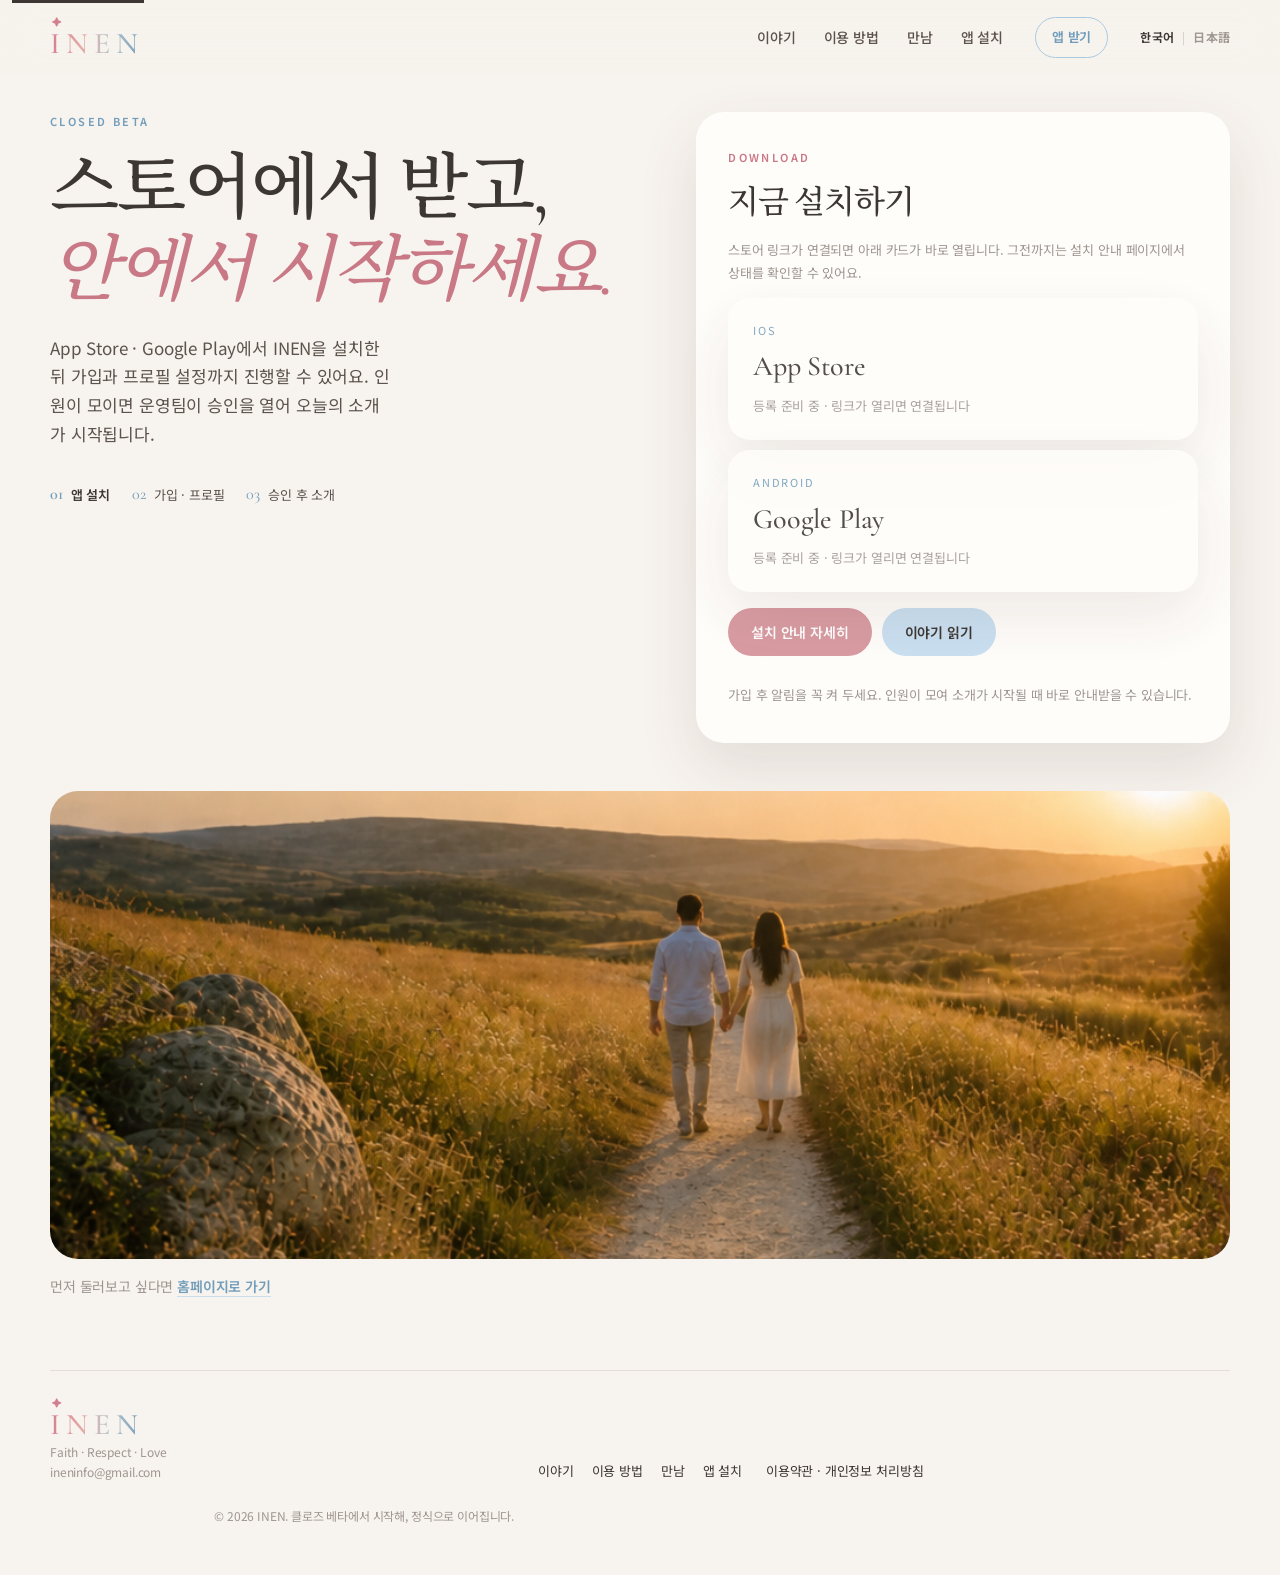
<file: index.html>
<!DOCTYPE html>
<html lang="ko">
  <head>
    <meta charset="UTF-8" />
    <meta name="viewport" content="width=device-width, initial-scale=1, viewport-fit=cover" />
    <title>INEN — 앱 설치 · 클로즈 베타</title>
    <meta
      name="description"
      content="INEN 클로즈 베타. App Store · Google Play에서 설치하고, 가입·프로필 설정 후 승인되면 소개가 시작됩니다."
    />
    <meta name="theme-color" content="#f7f3ee" />
    <meta property="og:title" content="INEN — 앱 설치 · 클로즈 베타" />
    <meta property="og:description" content="하루 한 사람. 믿음 안에서 만나고, 열매를 맺은 뒤 떠납니다." />
    <meta property="og:image" content="images/splash-field.png" />
    <link rel="icon" type="image/png" href="images/favicon.png?v=2" />
    <link rel="apple-touch-icon" href="images/apple-touch-icon.png" />
    <link rel="alternate" hreflang="ko" href="index.html" />
    <link rel="alternate" hreflang="ja" href="ja/index.html" />
    <link rel="preconnect" href="https://fonts.googleapis.com" />
    <link rel="preconnect" href="https://fonts.gstatic.com" crossorigin />
    <link
      href="https://fonts.googleapis.com/css2?family=Cormorant+Garamond:ital,wght@0,500;0,600;0,700;1,500;1,600&family=Manrope:wght@400;500;600;700&family=Noto+Sans+KR:wght@300;400;500;600&family=Noto+Serif+KR:wght@500;600;700&display=swap"
      rel="stylesheet"
    />
    <link rel="stylesheet" href="styles.css" />
  </head>
  <body class="page-landing">
    <a class="skip" href="#stores">설치로 건너뛰기</a>

    <header class="nav" id="nav">
      <div class="nav-inner">
        <a class="wordmark" href="home.html#top" aria-label="INEN 홈">INEN</a>
        <nav class="nav-links" id="nav-links" aria-label="주요 메뉴">
          <a href="home.html#story">이야기</a>
          <a href="home.html#how">이용 방법</a>
          <a href="home.html#voices">만남</a>
          <a href="install.html">앱 설치</a>
        </nav>
        <a class="nav-cta" href="#stores">앱 받기</a>
        <nav class="nav-lang" aria-label="언어">
          <a href="index.html" hreflang="ko" lang="ko" aria-current="true">한국어</a>
          <span aria-hidden="true">|</span>
          <a href="ja/index.html" hreflang="ja" lang="ja">日本語</a>
        </nav>
        <button class="menu" id="menu" type="button" aria-label="메뉴 열기" aria-expanded="false" aria-controls="nav-links">
          <span></span><span></span>
        </button>
      </div>
    </header>

    <main>
      <section class="gate">
        <div class="gate-copy">
          <p class="kicker kicker-sky">Closed beta</p>

          <h1>
            스토어에서 받고,<br />
            <em>안에서 시작하세요.</em>
          </h1>

          <p class="lede">
            App Store · Google Play에서 INEN을 설치한 뒤 가입과 프로필 설정까지 진행할 수 있어요.
            인원이 모이면 운영팀이 승인을 열어 오늘의 소개가 시작됩니다.
          </p>

          <ol class="path" aria-label="참여 순서">
            <li class="is-now"><span>01</span>앱 설치</li>
            <li><span>02</span>가입 · 프로필</li>
            <li><span>03</span>승인 후 소개</li>
          </ol>
        </div>

        <div class="gate-card" id="stores">
          <p class="kicker">Download</p>
          <h2>지금 설치하기</h2>
          <p class="fine" style="margin-bottom: 14px">
            스토어 링크가 연결되면 아래 카드가 바로 열립니다. 그전까지는 설치 안내 페이지에서 상태를 확인할 수 있어요.
          </p>
          <div class="store-board" style="gap: 10px">
            <a class="store-card is-soon" data-store="ios" href="#">
              <span class="store-os">iOS</span>
              <strong>App Store</strong>
              <small data-store-soon>등록 준비 중 · 링크가 열리면 연결됩니다</small>
              <small data-store-ready hidden>탭해서 설치하기</small>
            </a>
            <a class="store-card is-soon" data-store="android" href="#">
              <span class="store-os">Android</span>
              <strong>Google Play</strong>
              <small data-store-soon>등록 준비 중 · 링크가 열리면 연결됩니다</small>
              <small data-store-ready hidden>탭해서 설치하기</small>
            </a>
          </div>
          <div class="hero-actions" style="margin-top: 16px">
            <a class="btn btn-fill" href="install.html">설치 안내 자세히</a>
            <a class="btn btn-sky" href="home.html">이야기 읽기</a>
          </div>
          <p class="fine" style="margin-top: 14px">
            가입 후 알림을 꼭 켜 두세요. 인원이 모여 소개가 시작될 때 바로 안내받을 수 있습니다.
          </p>
        </div>
      </section>

      <section class="gate-photo">
        <figure>
          <img src="images/intro-today.png" alt="해 질 녘, 손을 잡고 길을 걷는 두 사람" />
        </figure>
        <p>
          먼저 둘러보고 싶다면
          <a href="home.html">홈페이지로 가기</a>
        </p>
      </section>
    </main>

    <footer class="footer">
      <div class="footer-brand">
        <a class="wordmark" href="home.html#top">INEN</a>
        <p>Faith · Respect · Love</p>
        <p><a href="mailto:ineninfo@gmail.com">ineninfo@gmail.com</a></p>
      </div>
      <nav>
        <a href="home.html#story">이야기</a>
        <a href="home.html#how">이용 방법</a>
        <a href="home.html#voices">만남</a>
        <a href="install.html">앱 설치</a>
      </nav>
      <p class="legal"><a href="terms.html">이용약관</a> · <a href="privacy.html">개인정보 처리방침</a></p>
      <p class="copy">© 2026 INEN. 클로즈 베타에서 시작해, 정식으로 이어집니다.</p>
    </footer>

    <script src="js/firebase-config.js"></script>
    <script src="js/launch.js"></script>
    <script src="script.js"></script>
  </body>
</html>
</file>
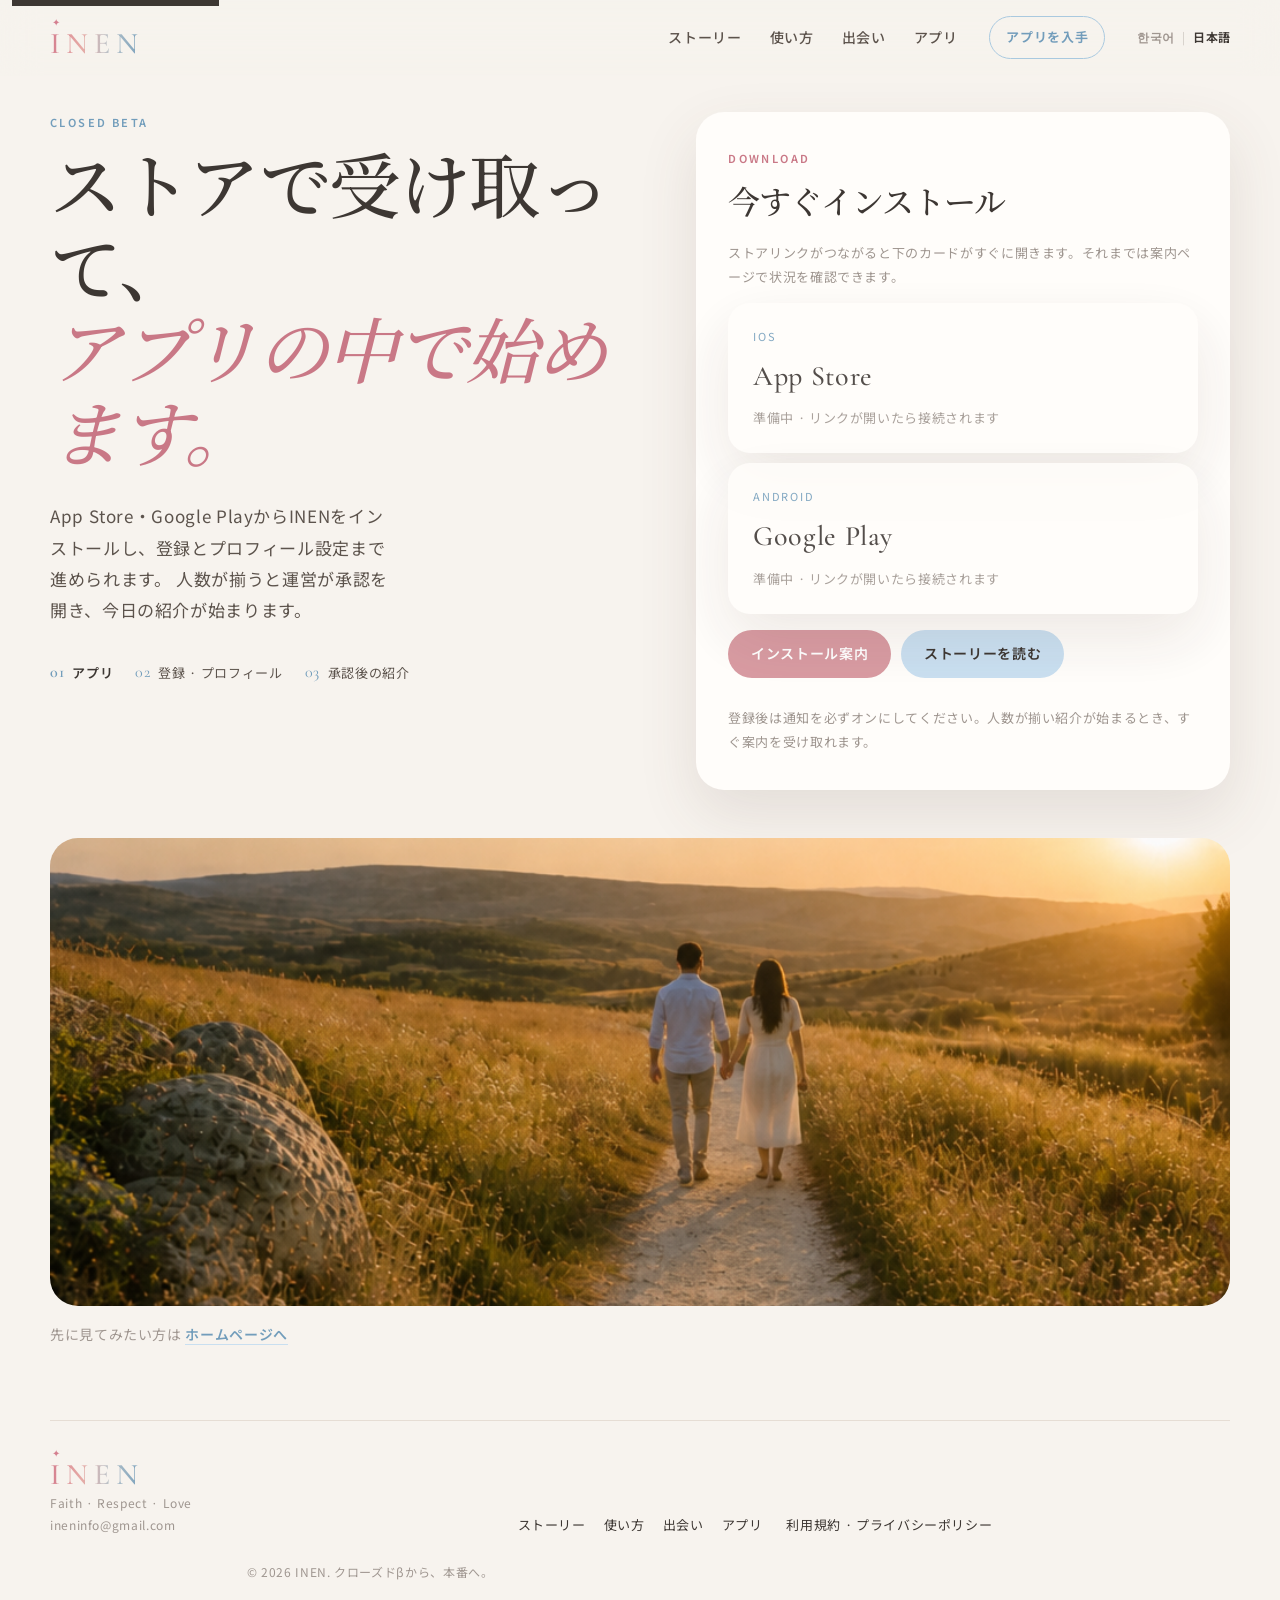
<file: ja/index.html>
<!DOCTYPE html>
<html lang="ja">
  <head>
    <meta charset="UTF-8" />
    <meta name="viewport" content="width=device-width, initial-scale=1, viewport-fit=cover" />
    <title>INEN — アプリインストール · クローズドβ</title>
    <meta
      name="description"
      content="INENクローズドβ。App Store・Google Playからインストールし、登録・プロフィール設定のあと承認で紹介が始まります。"
    />
    <meta name="theme-color" content="#f7f3ee" />
    <meta property="og:title" content="INEN — アプリインストール · クローズドβ" />
    <meta property="og:description" content="一日ひとり。信仰のなかで出会い、実を結んだら去ります。" />
    <meta property="og:image" content="../images/splash-field.png" />
    <link rel="icon" type="image/png" href="../images/favicon.png?v=2" />
    <link rel="apple-touch-icon" href="../images/apple-touch-icon.png" />
    <link rel="alternate" hreflang="ko" href="../index.html" />
    <link rel="alternate" hreflang="ja" href="index.html" />
    <link rel="preconnect" href="https://fonts.googleapis.com" />
    <link rel="preconnect" href="https://fonts.gstatic.com" crossorigin />
    <link
      href="https://fonts.googleapis.com/css2?family=Cormorant+Garamond:ital,wght@0,500;0,600;0,700;1,500;1,600&family=Manrope:wght@400;500;600;700&family=Noto+Sans+JP:wght@300;400;500;600&family=Noto+Serif+JP:wght@500;600;700&display=swap"
      rel="stylesheet"
    />
    <link rel="stylesheet" href="../styles.css" />
  </head>
  <body class="page-landing">
    <a class="skip" href="#stores">インストールへスキップ</a>

    <header class="nav" id="nav">
      <div class="nav-inner">
        <a class="wordmark" href="home.html#top" aria-label="INEN ホーム">INEN</a>
        <nav class="nav-links" id="nav-links" aria-label="メニュー">
          <a href="home.html#story">ストーリー</a>
          <a href="home.html#how">使い方</a>
          <a href="home.html#voices">出会い</a>
          <a href="install.html">アプリ</a>
        </nav>
        <a class="nav-cta" href="#stores">アプリを入手</a>
        <nav class="nav-lang" aria-label="言語">
          <a href="../index.html" hreflang="ko" lang="ko">한국어</a>
          <span aria-hidden="true">|</span>
          <a href="index.html" hreflang="ja" lang="ja" aria-current="true">日本語</a>
        </nav>
        <button class="menu" id="menu" type="button" aria-label="メニューを開く" aria-expanded="false" aria-controls="nav-links">
          <span></span><span></span>
        </button>
      </div>
    </header>

    <main>
      <section class="gate">
        <div class="gate-copy">
          <p class="kicker kicker-sky">Closed beta</p>

          <h1>
            ストアで受け取って、<br />
            <em>アプリの中で始めます。</em>
          </h1>

          <p class="lede">
            App Store・Google PlayからINENをインストールし、登録とプロフィール設定まで進められます。
            人数が揃うと運営が承認を開き、今日の紹介が始まります。
          </p>

          <ol class="path" aria-label="参加の順番">
            <li class="is-now"><span>01</span>アプリ</li>
            <li><span>02</span>登録 · プロフィール</li>
            <li><span>03</span>承認後の紹介</li>
          </ol>
        </div>

        <div class="gate-card" id="stores">
          <p class="kicker">Download</p>
          <h2>今すぐインストール</h2>
          <p class="fine" style="margin-bottom: 14px">
            ストアリンクがつながると下のカードがすぐに開きます。それまでは案内ページで状況を確認できます。
          </p>
          <div class="store-board" style="gap: 10px">
            <a class="store-card is-soon" data-store="ios" href="#">
              <span class="store-os">iOS</span>
              <strong>App Store</strong>
              <small data-store-soon>準備中 · リンクが開いたら接続されます</small>
              <small data-store-ready hidden>タップしてインストール</small>
            </a>
            <a class="store-card is-soon" data-store="android" href="#">
              <span class="store-os">Android</span>
              <strong>Google Play</strong>
              <small data-store-soon>準備中 · リンクが開いたら接続されます</small>
              <small data-store-ready hidden>タップしてインストール</small>
            </a>
          </div>
          <div class="hero-actions" style="margin-top: 16px">
            <a class="btn btn-fill" href="install.html">インストール案内</a>
            <a class="btn btn-sky" href="home.html">ストーリーを読む</a>
          </div>
          <p class="fine" style="margin-top: 14px">
            登録後は通知を必ずオンにしてください。人数が揃い紹介が始まるとき、すぐ案内を受け取れます。
          </p>
        </div>
      </section>

      <section class="gate-photo">
        <figure>
          <img src="../images/intro-today.png" alt="夕暮れ、手をつないで道を歩く二人" />
        </figure>
        <p>
          先に見てみたい方は
          <a href="home.html">ホームページへ</a>
        </p>
      </section>
    </main>

    <footer class="footer">
      <div class="footer-brand">
        <a class="wordmark" href="home.html#top">INEN</a>
        <p>Faith · Respect · Love</p>
        <p><a href="mailto:ineninfo@gmail.com">ineninfo@gmail.com</a></p>
      </div>
      <nav>
        <a href="home.html#story">ストーリー</a>
        <a href="home.html#how">使い方</a>
        <a href="home.html#voices">出会い</a>
        <a href="install.html">アプリ</a>
      </nav>
      <p class="legal"><a href="terms.html">利用規約</a> · <a href="privacy.html">プライバシーポリシー</a></p>
      <p class="copy">© 2026 INEN. クローズドβから、本番へ。</p>
    </footer>

    <script src="../js/firebase-config.js"></script>
    <script src="../js/launch.js"></script>
    <script src="../script.js"></script>
  </body>
</html>
</file>
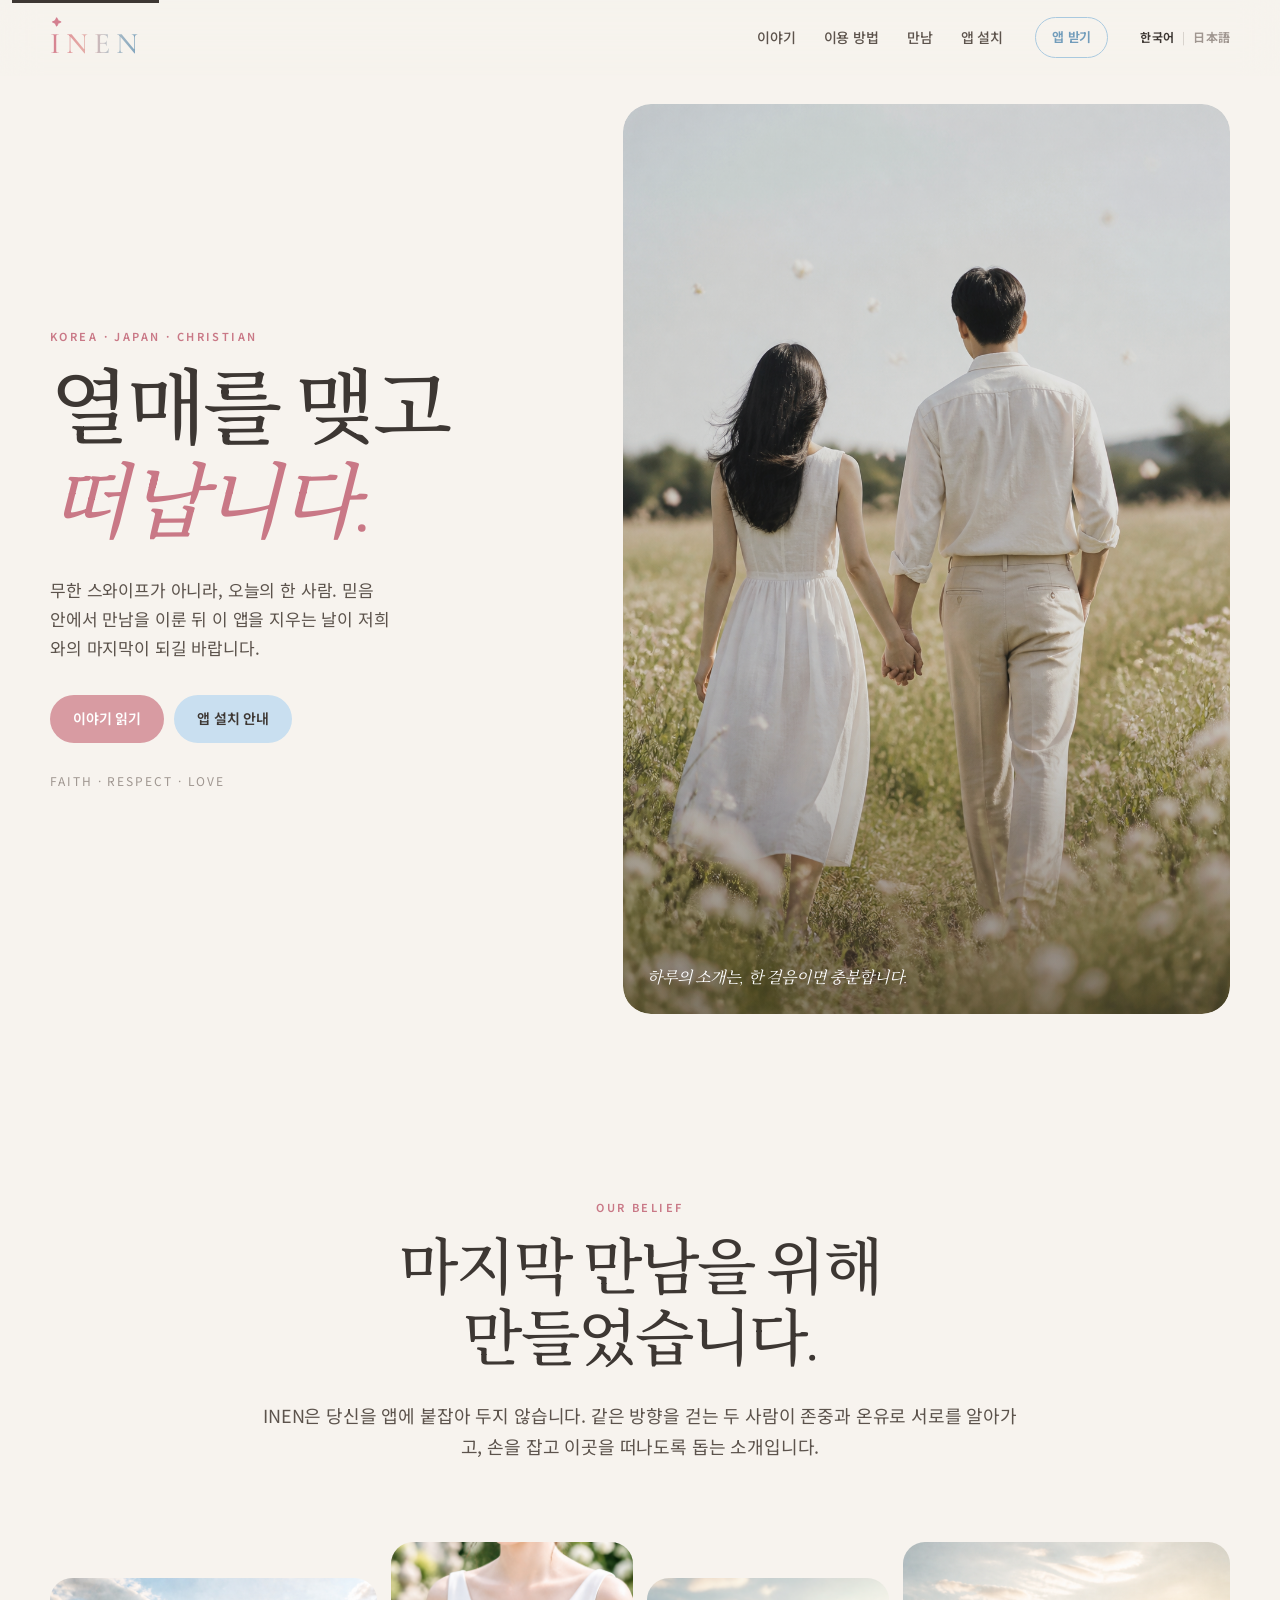
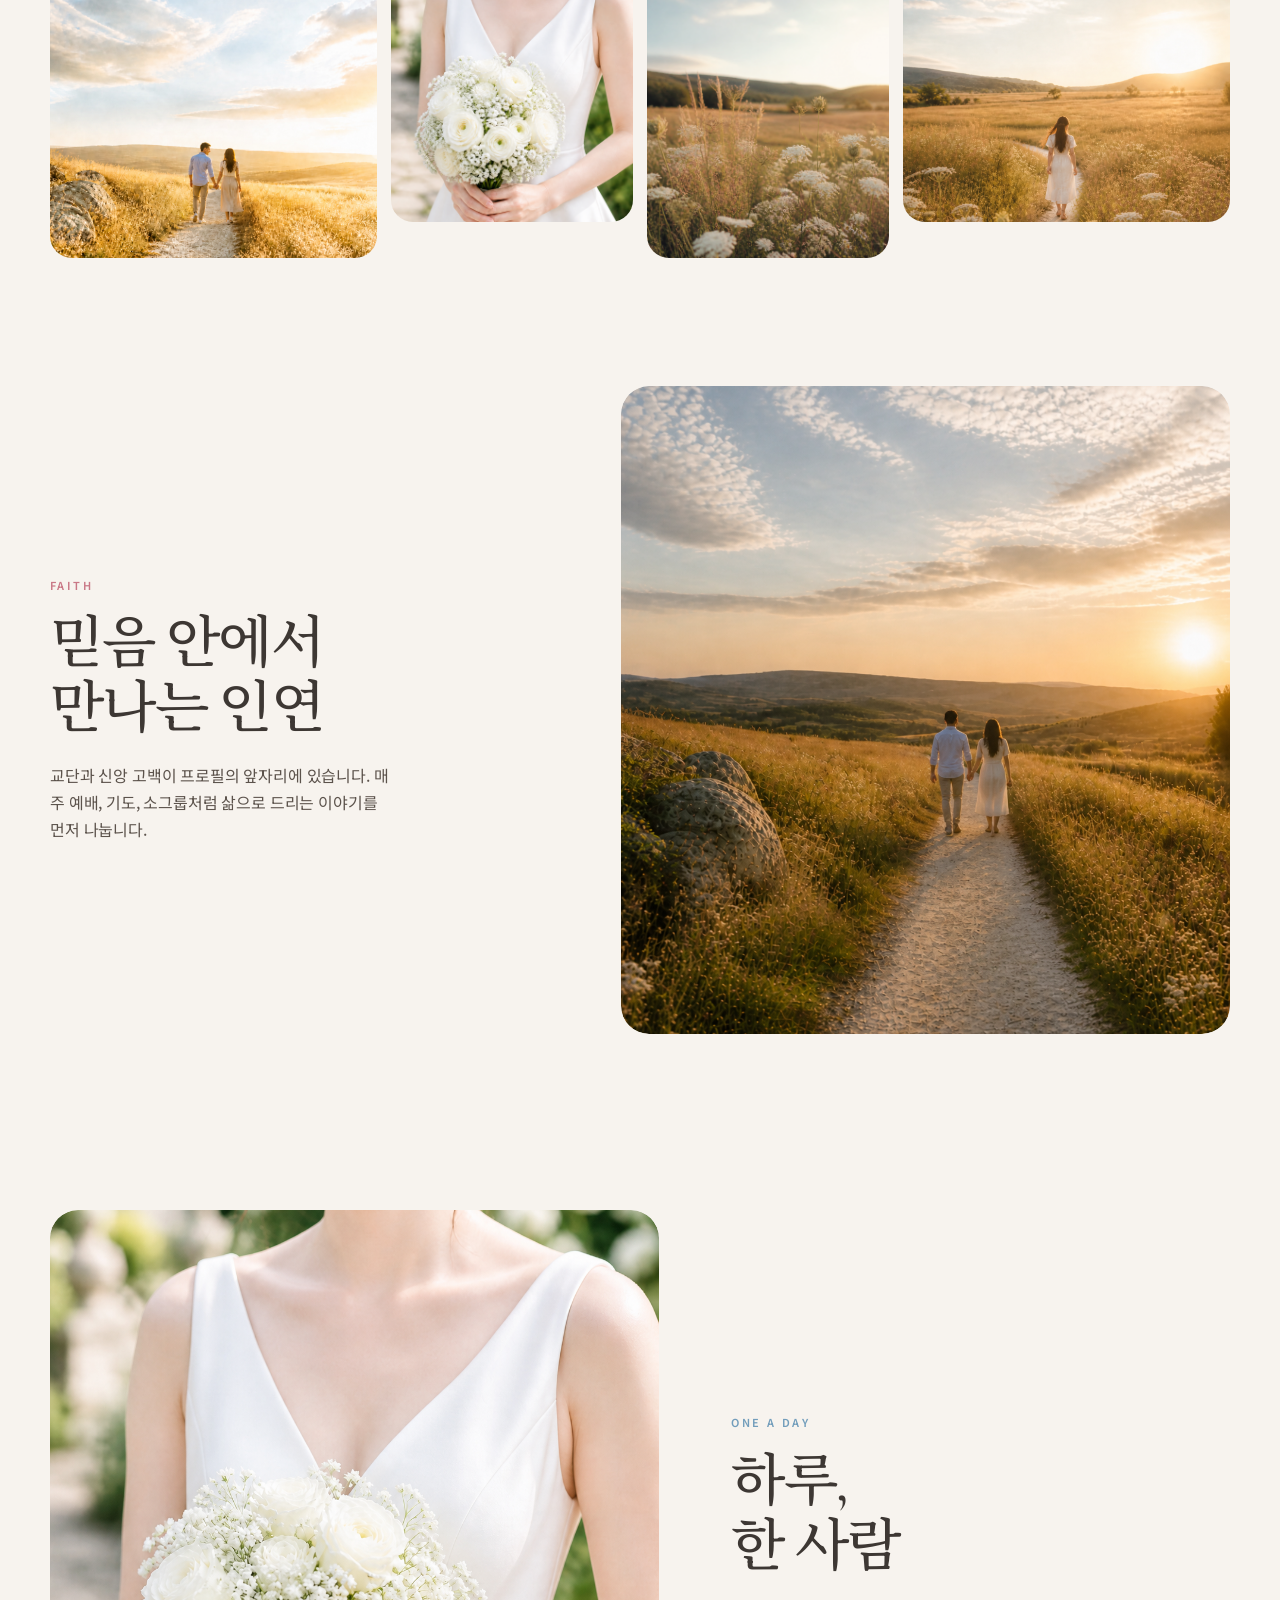
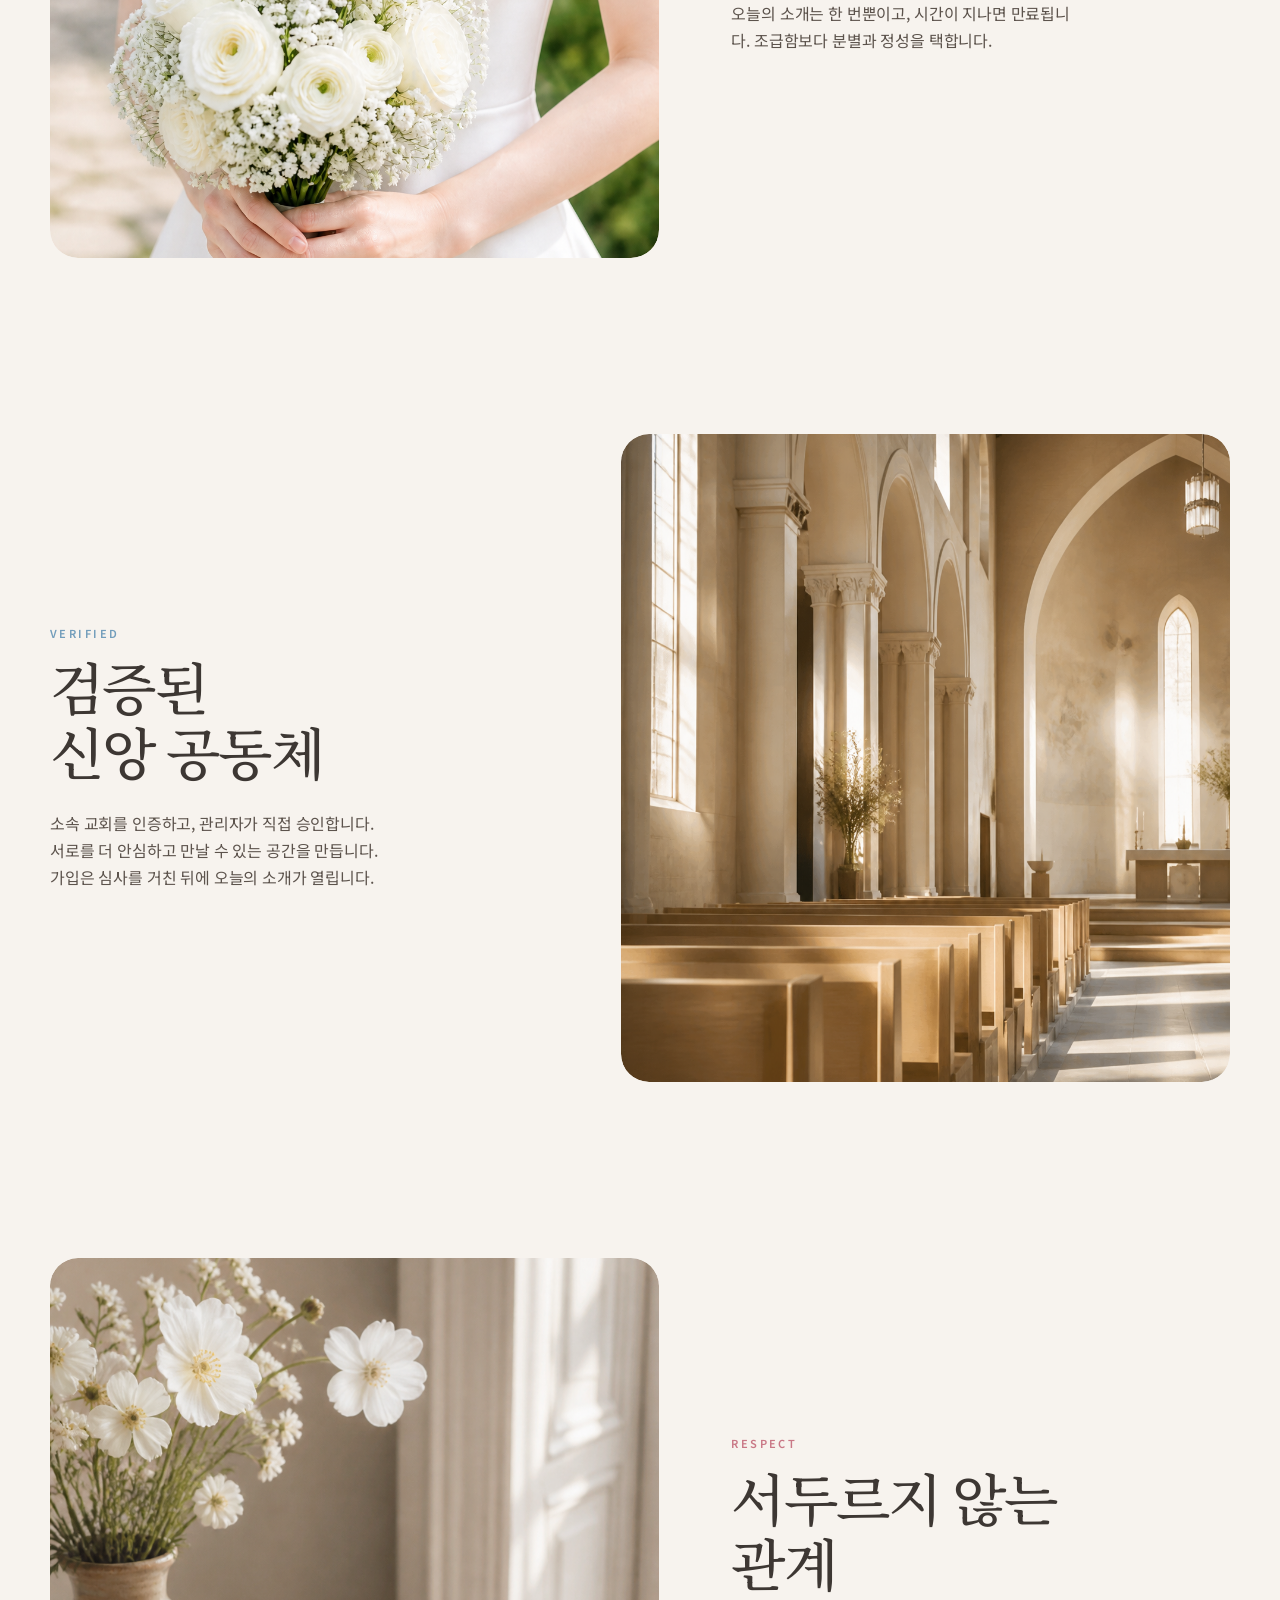
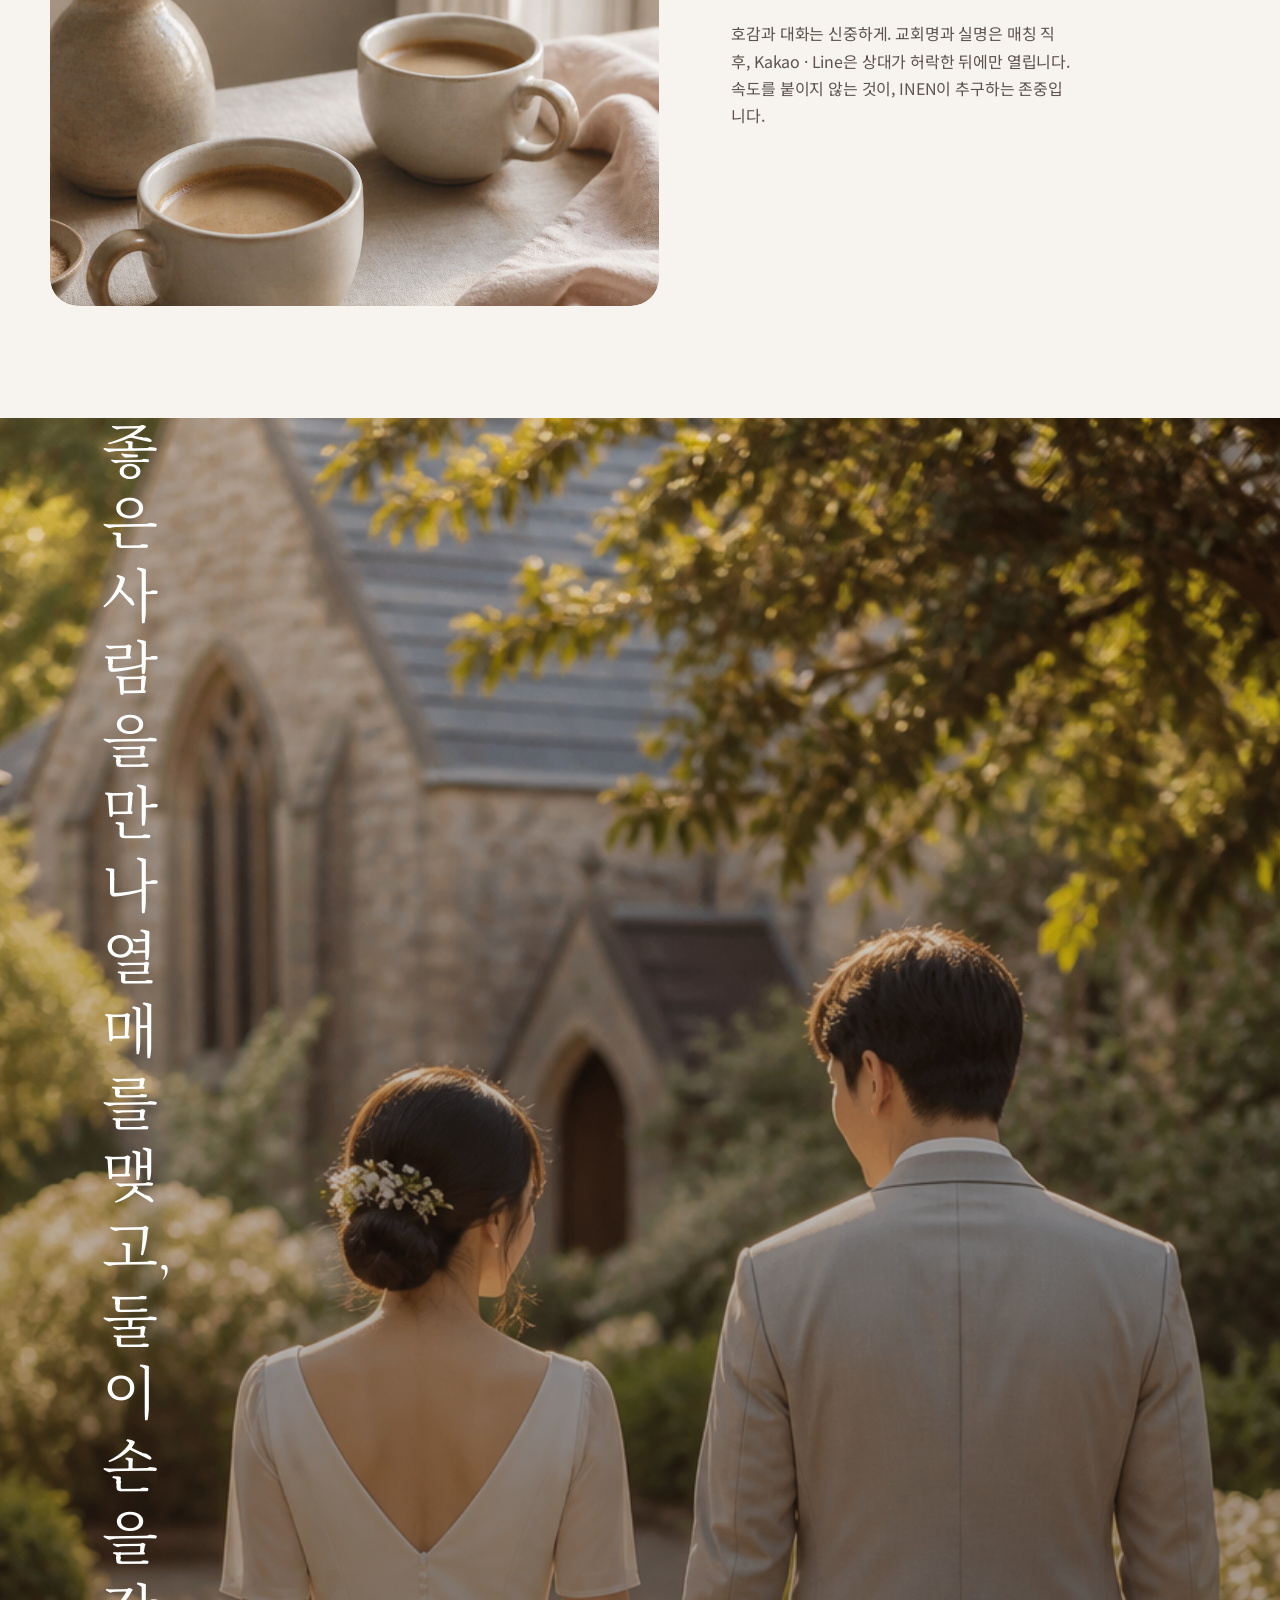
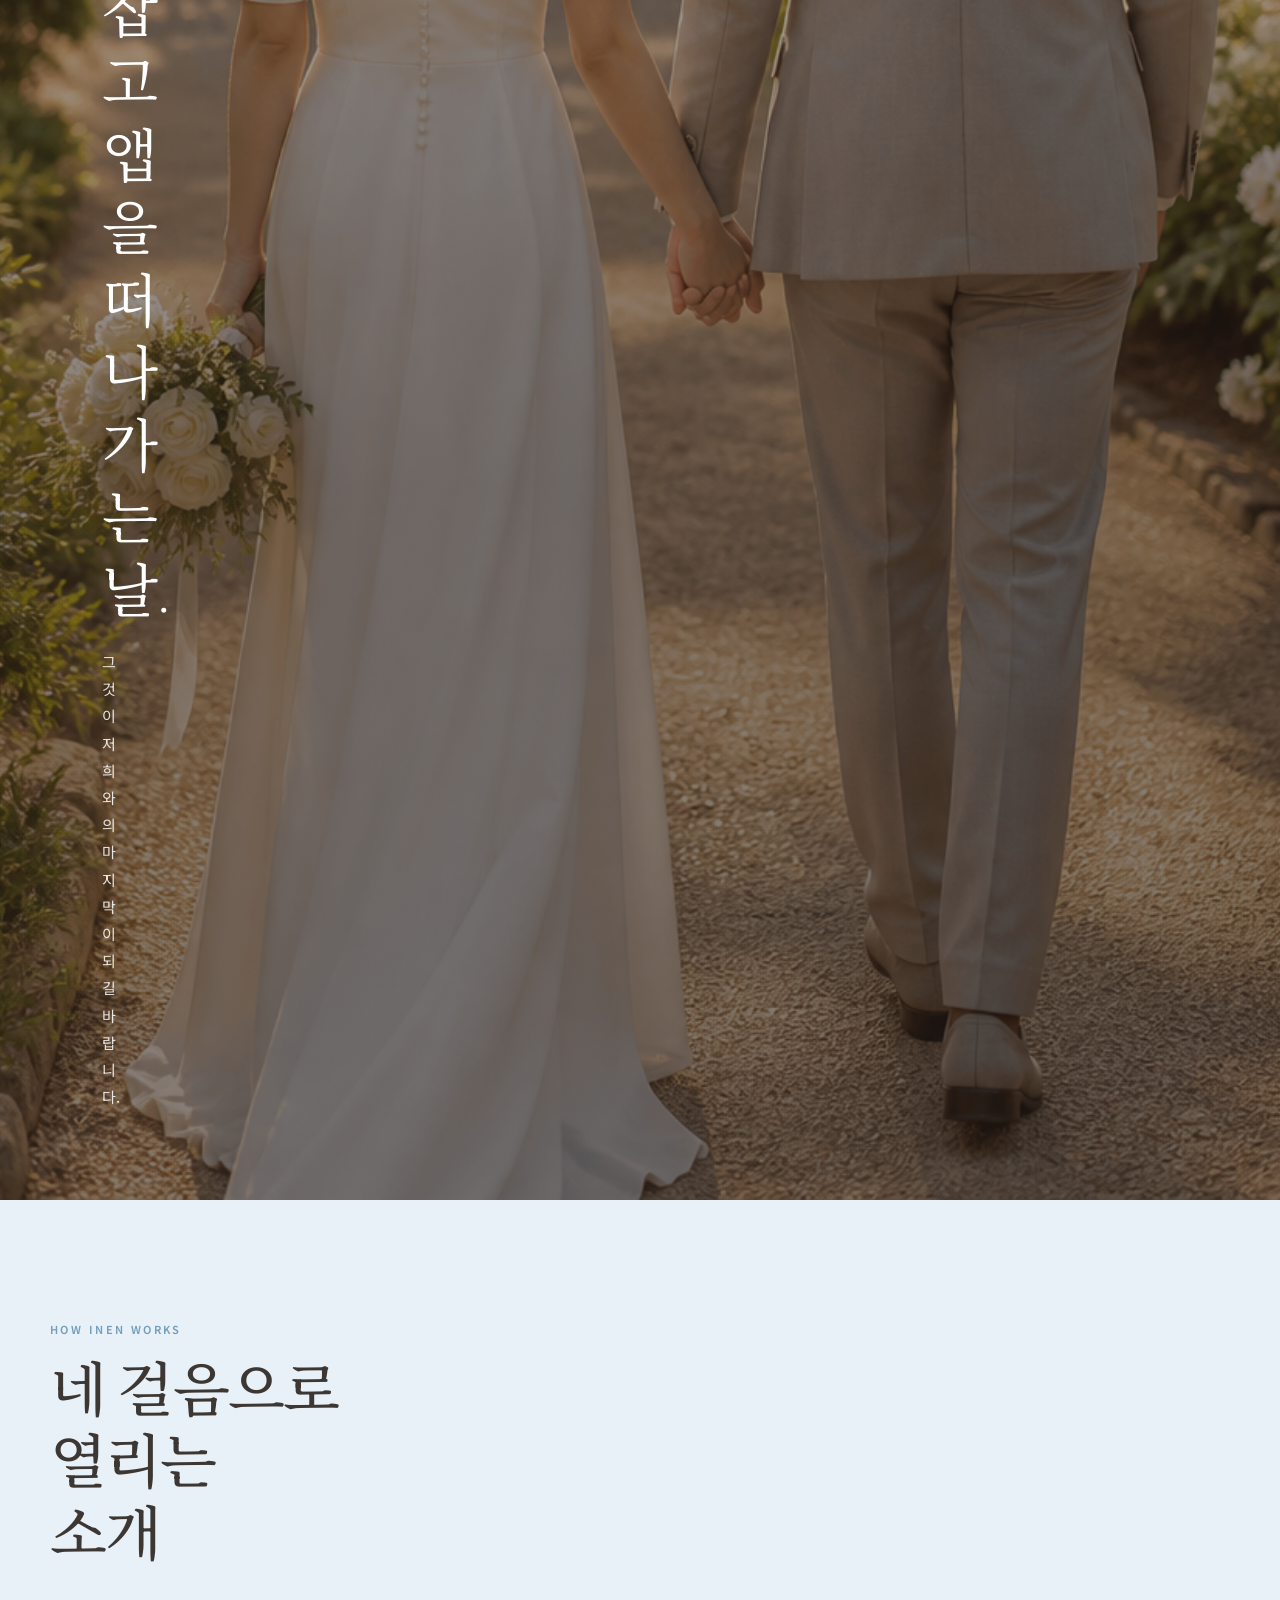
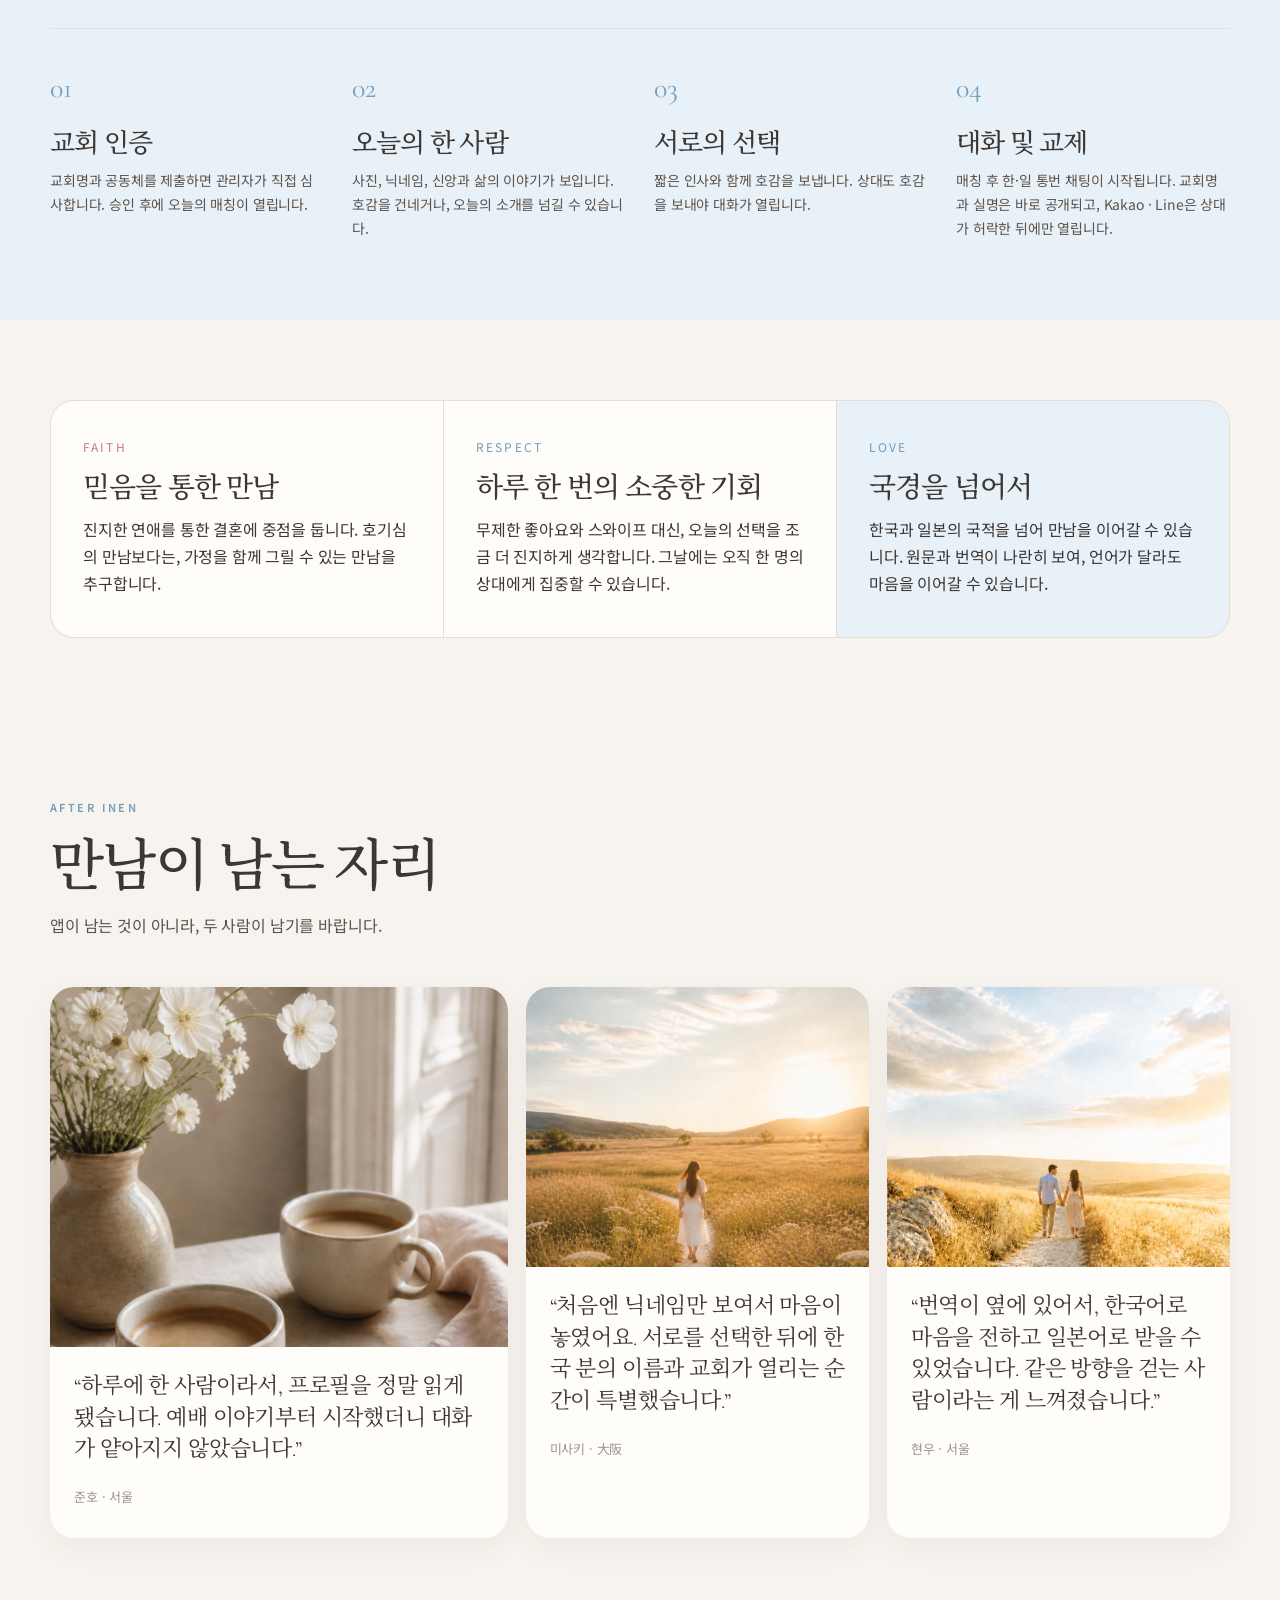
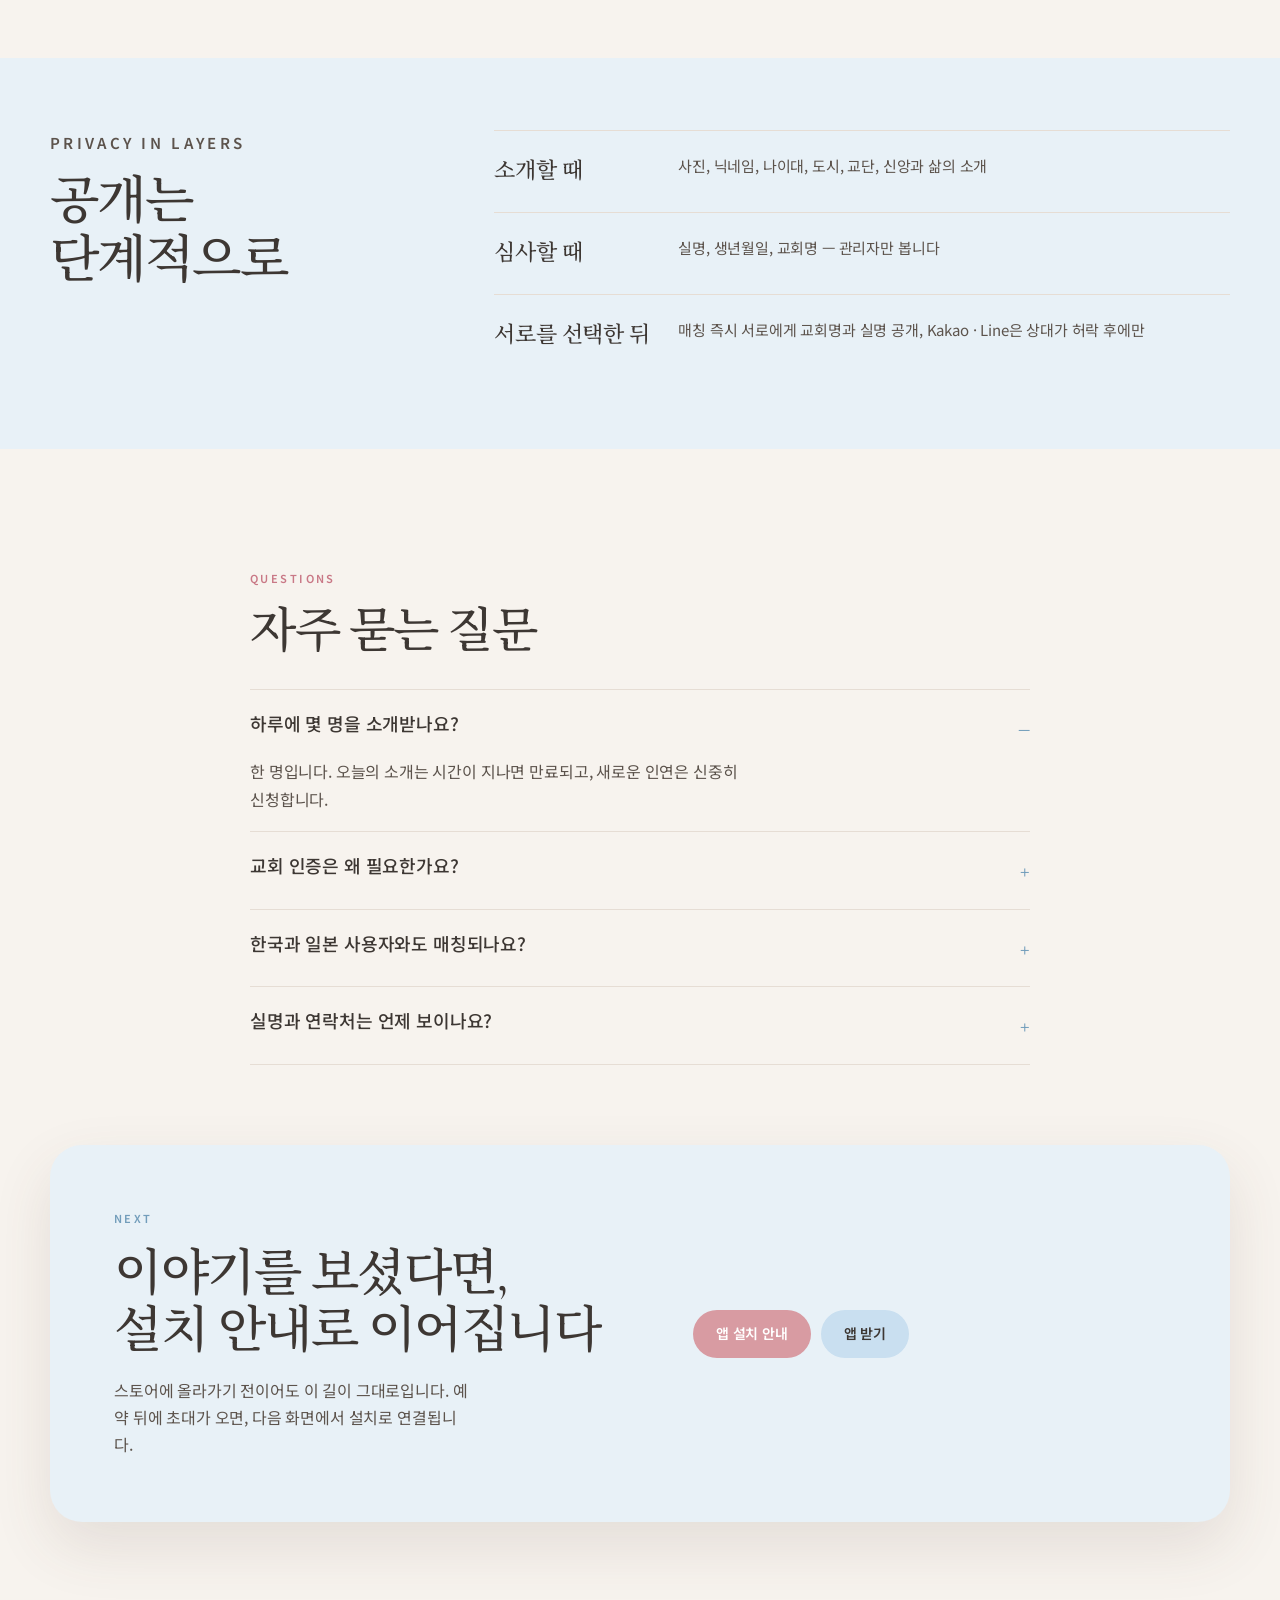
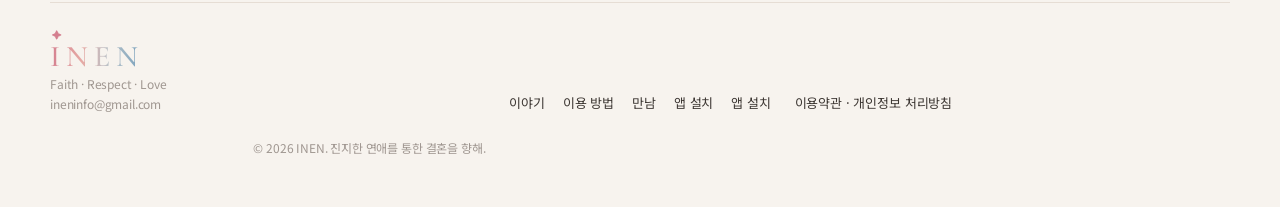
<file: home.html>
<!DOCTYPE html>
<html lang="ko">
  <head>
    <meta charset="UTF-8" />
    <meta name="viewport" content="width=device-width, initial-scale=1, viewport-fit=cover" />
    <title>INEN — 열매를 맺고 떠납니다</title>
    <meta
      name="description"
      content="INEN은 무한 스와이프 대신 하루 한 번의 소개로, 한국과 일본의 그리스도인 청년이 믿음 안에서 만남을 이룬 뒤 앱을 떠나도록 돕습니다."
    />
    <meta name="theme-color" content="#f7f3ee" />
    <meta property="og:title" content="INEN — 열매를 맺고 떠납니다" />
    <meta
      property="og:description"
      content="Faith · Respect · Love. 마지막 만남을 위해 만든 소개."
    />
    <meta property="og:image" content="images/splash-field.png" />
    <link rel="icon" type="image/png" href="images/favicon.png?v=2" />
    <link rel="apple-touch-icon" href="images/apple-touch-icon.png" />
    <link rel="alternate" hreflang="ko" href="home.html" />
    <link rel="alternate" hreflang="ja" href="ja/home.html" />
    <link rel="preconnect" href="https://fonts.googleapis.com" />
    <link rel="preconnect" href="https://fonts.gstatic.com" crossorigin />
    <link
      href="https://fonts.googleapis.com/css2?family=Cormorant+Garamond:ital,wght@0,500;0,600;0,700;1,500;1,600&family=Manrope:wght@400;500;600;700&family=Noto+Sans+KR:wght@300;400;500;600&family=Noto+Serif+KR:wght@500;600;700&display=swap"
      rel="stylesheet"
    />
    <link rel="stylesheet" href="styles.css" />
  </head>
  <body class="page-home">
    <a class="skip" href="#main">본문으로 건너뛰기</a>

    <header class="nav" id="nav">
      <div class="nav-inner">
        <a class="wordmark" href="home.html#top" aria-label="INEN 홈">INEN</a>
        <nav class="nav-links" id="nav-links" aria-label="주요 메뉴">
          <a href="#story">이야기</a>
          <a href="#how">이용 방법</a>
          <a href="#voices">만남</a>
          <a href="install.html">앱 설치</a>
        </nav>
        <a class="nav-cta" href="install.html">앱 받기</a>
        <nav class="nav-lang" aria-label="언어">
          <a href="home.html" hreflang="ko" lang="ko" aria-current="true">한국어</a>
          <span aria-hidden="true">|</span>
          <a href="ja/home.html" hreflang="ja" lang="ja">日本語</a>
        </nav>
        <button class="menu" id="menu" type="button" aria-label="메뉴 열기" aria-expanded="false" aria-controls="nav-links">
          <span></span><span></span>
        </button>
      </div>
    </header>

    <main id="main">
      <section class="hero" id="top">
        <div class="hero-copy">
          <p class="kicker">Korea · Japan · Christian</p>
          <h1>
            열매를 맺고<br />
            <em>떠납니다.</em>
          </h1>
          <p class="lede">
            무한 스와이프가 아니라, 오늘의 한 사람.
            믿음 안에서 만남을 이룬 뒤 이 앱을 지우는 날이
            저희와의 마지막이 되길 바랍니다.
          </p>
          <div class="hero-actions">
            <a class="btn btn-fill" href="#story">이야기 읽기</a>
            <a class="btn btn-sky" href="install.html">앱 설치 안내</a>
          </div>
          <p class="hero-meta">Faith · Respect · Love</p>
        </div>
        <figure class="hero-photo">
          <img src="images/splash-field.png" alt="흰 꽃밭을 함께 걸어가는 두 사람" fetchpriority="high" />
          <figcaption>하루의 소개는, 한 걸음이면 충분합니다.</figcaption>
        </figure>
      </section>

      <section class="manifesto" id="story">
        <p class="kicker">Our belief</p>
        <h2>
          마지막 만남을 위해<br />
          만들었습니다.
        </h2>
        <p>
          INEN은 당신을 앱에 붙잡아 두지 않습니다.
          같은 방향을 걷는 두 사람이 존중과 온유로 서로를 알아가고,
          손을 잡고 이곳을 떠나도록 돕는 소개입니다.
        </p>
      </section>

      <section class="gallery" aria-label="INEN의 장면들">
        <figure>
          <img src="images/intro-today-2.png" alt="노을 지는 길을 함께 걷는 커플" loading="lazy" />
        </figure>
        <figure>
          <img src="images/intro-one.png" alt="흰 꽃다발을 든 여인" loading="lazy" />
        </figure>
        <figure>
          <img src="images/intro-faith.png" alt="석양 아래의 흰 들꽃" loading="lazy" />
        </figure>
        <figure>
          <img src="images/intro-one-2.png" alt="꽃길을 홀로, 그리고 곧 함께 걷게 될 길" loading="lazy" />
        </figure>
      </section>

      <article class="chapter">
        <div class="chapter-copy">
          <p class="kicker">Faith</p>
          <h2>믿음 안에서<br />만나는 인연</h2>
          <p>
            교단과 신앙 고백이 프로필의 앞자리에 있습니다.
            매주 예배, 기도, 소그룹처럼 삶으로 드리는 이야기를 먼저 나눕니다.
          </p>
        </div>
        <figure class="chapter-photo">
          <img src="images/intro-today.png" alt="해 질 녘, 손을 잡고 길을 걷는 두 사람" loading="lazy" />
        </figure>
      </article>

      <article class="chapter is-reverse">
        <div class="chapter-copy">
          <p class="kicker kicker-sky">One a day</p>
          <h2>하루,<br />한 사람</h2>
          <p>
            오늘의 소개는 한 번뿐이고, 시간이 지나면 만료됩니다.
            조급함보다 분별과 정성을 택합니다.
          </p>
        </div>
        <figure class="chapter-photo">
          <img src="images/intro-one.png" alt="정원에서 흰 꽃다발을 든 여인" loading="lazy" />
        </figure>
      </article>

      <article class="chapter">
        <div class="chapter-copy">
          <p class="kicker kicker-sky">Verified</p>
          <h2>검증된<br />신앙 공동체</h2>
          <p>
            소속 교회를 인증하고, 관리자가 직접 승인합니다.
            서로를 더 안심하고 만날 수 있는 공간을 만듭니다.
            가입은 심사를 거친 뒤에 오늘의 소개가 열립니다.
          </p>
        </div>
        <figure class="chapter-photo">
          <img src="images/intro-verify.png" alt="고요한 예배당의 복도와 제단" loading="lazy" />
        </figure>
      </article>

      <article class="chapter is-reverse">
        <div class="chapter-copy">
          <p class="kicker">Respect</p>
          <h2>서두르지 않는<br />관계</h2>
          <p>
            호감과 대화는 신중하게.
            교회명과 실명은 매칭 직후, Kakao · Line은 상대가 허락한 뒤에만 열립니다.
            속도를 붙이지 않는 것이, INEN이 추구하는 존중입니다.
          </p>
        </div>
        <figure class="chapter-photo">
          <img src="images/intro-pace.png" alt="같은 테이블 위의 커피 두 잔과 흰 꽃" loading="lazy" />
        </figure>
      </article>

      <section class="fruit">
        <img src="images/intro-fruit.png" alt="성당을 향해 손을 잡고 걸어가는 두 사람" loading="lazy" />
        <div class="fruit-veil"></div>
        <blockquote>
          <p>좋은 사람을 만나 열매를 맺고,<br />둘이 손을 잡고 앱을 떠나가는 날.</p>
          <cite>그것이 저희와의 마지막이 되길 바랍니다.</cite>
        </blockquote>
      </section>

      <section class="how band-sky" id="how">
        <div class="how-inner">
        <div class="how-head">
          <p class="kicker kicker-sky">How INEN works</p>
          <h2>네 걸음으로<br />열리는<br />소개</h2>
        </div>
        <ol class="steps">
          <li>
            <span>01</span>
            <h3>교회 인증</h3>
            <p>교회명과 공동체를 제출하면 관리자가 직접 심사합니다. 승인 후에 오늘의 매칭이 열립니다.</p>
          </li>
          <li>
            <span>02</span>
            <h3>오늘의 한 사람</h3>
            <p>사진, 닉네임, 신앙과 삶의 이야기가 보입니다. 호감을 건네거나, 오늘의 소개를 넘길 수 있습니다.</p>
          </li>
          <li>
            <span>03</span>
            <h3>서로의 선택</h3>
            <p>짧은 인사와 함께 호감을 보냅니다. 상대도 호감을 보내야 대화가 열립니다.</p>
          </li>
          <li>
            <span>04</span>
            <h3>대화 및 교제</h3>
            <p>매칭 후 한·일 통번 채팅이 시작됩니다. 교회명과 실명은 바로 공개되고, Kakao · Line은 상대가 허락한 뒤에만 열립니다.</p>
          </li>
        </ol>
        </div>
      </section>

      <section class="values">
        <article>
          <span>Faith</span>
          <h3>믿음을 통한 만남</h3>
          <p>진지한 연애를 통한 결혼에 중점을 둡니다. 호기심의 만남보다는, 가정을 함께 그릴 수 있는 만남을 추구합니다.</p>
        </article>
        <article>
          <span>Respect</span>
          <h3>하루 한 번의 소중한 기회</h3>
          <p>무제한 좋아요와 스와이프 대신, 오늘의 선택을 조금 더 진지하게 생각합니다. 그날에는 오직 한 명의 상대에게 집중할 수 있습니다.</p>
        </article>
        <article class="is-sky">
          <span>Love</span>
          <h3>국경을 넘어서</h3>
          <p>한국과 일본의 국적을 넘어 만남을 이어갈 수 있습니다. 원문과 번역이 나란히 보여, 언어가 달라도 마음을 이어갈 수 있습니다.</p>
        </article>
      </section>

      <section class="voices" id="voices">
        <div class="voices-head">
          <p class="kicker kicker-sky">After INEN</p>
          <h2>만남이 남는 자리</h2>
          <p>앱이 남는 것이 아니라, 두 사람이 남기를 바랍니다.</p>
        </div>
        <div class="voice-grid">
          <figure class="voice">
            <img src="images/intro-pace-2.png" alt="" loading="lazy" />
            <blockquote>
              <p>“하루에 한 사람이라서, 프로필을 정말 읽게 됐습니다. 예배 이야기부터 시작했더니 대화가 얕아지지 않았습니다.”</p>
              <cite>준호 · 서울</cite>
            </blockquote>
          </figure>
          <figure class="voice">
            <img src="images/intro-one-3.png" alt="" loading="lazy" />
            <blockquote>
              <p>“처음엔 닉네임만 보여서 마음이 놓였어요. 서로를 선택한 뒤에 한국 분의 이름과 교회가 열리는 순간이 특별했습니다.”</p>
              <cite>미사키 · 大阪</cite>
            </blockquote>
          </figure>
          <figure class="voice">
            <img src="images/intro-today-3.png" alt="" loading="lazy" />
            <blockquote>
              <p>“번역이 옆에 있어서, 한국어로 마음을 전하고 일본어로 받을 수 있었습니다. 같은 방향을 걷는 사람이라는 게 느껴졌습니다.”</p>
              <cite>현우 · 서울</cite>
            </blockquote>
          </figure>
        </div>
      </section>

      <section class="privacy band-sky">
        <div class="privacy-inner">
        <div>
          <p class="kicker kicker-sky">Privacy in layers</p>
          <h2>공개는<br />단계적으로</h2>
        </div>
        <ul>
          <li>
            <b>소개할 때</b>
            <p>사진, 닉네임, 나이대, 도시, 교단, 신앙과 삶의 소개</p>
          </li>
          <li>
            <b>심사할 때</b>
            <p>실명, 생년월일, 교회명 — 관리자만 봅니다</p>
          </li>
          <li>
            <b>서로를 선택한 뒤</b>
            <p>매칭 즉시 서로에게 교회명과 실명 공개, Kakao · Line은 상대가 허락 후에만</p>
          </li>
        </ul>
        </div>
      </section>

      <section class="faq" id="faq">
        <p class="kicker">Questions</p>
        <h2>자주 묻는 질문</h2>
        <div class="faq-list">
          <details open>
            <summary>하루에 몇 명을 소개받나요?</summary>
            <p>한 명입니다. 오늘의 소개는 시간이 지나면 만료되고, 새로운 인연은 신중히 신청합니다.</p>
          </details>
          <details>
            <summary>교회 인증은 왜 필요한가요?</summary>
            <p>가입 승인을 위해 소속 교회를 받습니다. 자동 검증이 아니라 사람이 보고 승인합니다.</p>
          </details>
          <details>
            <summary>한국과 일본 사용자와도 매칭되나요?</summary>
            <p>그렇습니다. 채팅은 한국어와 일본어 원문·번역을 함께 보여 주는 통번 모드입니다.</p>
          </details>
          <details>
            <summary>실명과 연락처는 언제 보이나요?</summary>
            <p>소개 화면에는 닉네임만 보입니다. 매칭이 되면 교회명과 실명이 서로에게 열리고, Kakao · Line은 상대가 허락한 뒤에만 공개됩니다.</p>
          </details>
        </div>
      </section>

      <section class="begin" id="begin">
        <div class="begin-copy">
          <p class="kicker kicker-sky">Next</p>
          <h2>이야기를 보셨다면,<br />설치 안내로 이어집니다</h2>
          <p>
            스토어에 올라가기 전이어도 이 길이 그대로입니다.
            예약 뒤에 초대가 오면, 다음 화면에서 설치로 연결됩니다.
          </p>
        </div>
        <div class="begin-actions">
          <a class="btn btn-fill" href="install.html">앱 설치 안내</a>
          <a class="btn btn-sky" href="install.html">앱 받기</a>
        </div>
      </section>
    </main>

    <footer class="footer">
      <div class="footer-brand">
        <a class="wordmark" href="home.html#top">INEN</a>
        <p>Faith · Respect · Love</p>
        <p><a href="mailto:ineninfo@gmail.com">ineninfo@gmail.com</a></p>
      </div>
      <nav>
        <a href="#story">이야기</a>
        <a href="#how">이용 방법</a>
        <a href="#voices">만남</a>
        <a href="install.html">앱 설치</a>
        <a href="install.html">앱 설치</a>
      </nav>
      <p class="legal"><a href="terms.html">이용약관</a> · <a href="privacy.html">개인정보 처리방침</a></p>
      <p class="copy">© 2026 INEN. 진지한 연애를 통한 결혼을 향해.</p>
    </footer>

    <script src="js/firebase-config.js"></script>
    <script src="js/launch.js"></script>
    <script src="script.js"></script>
  </body>
</html>
</file>
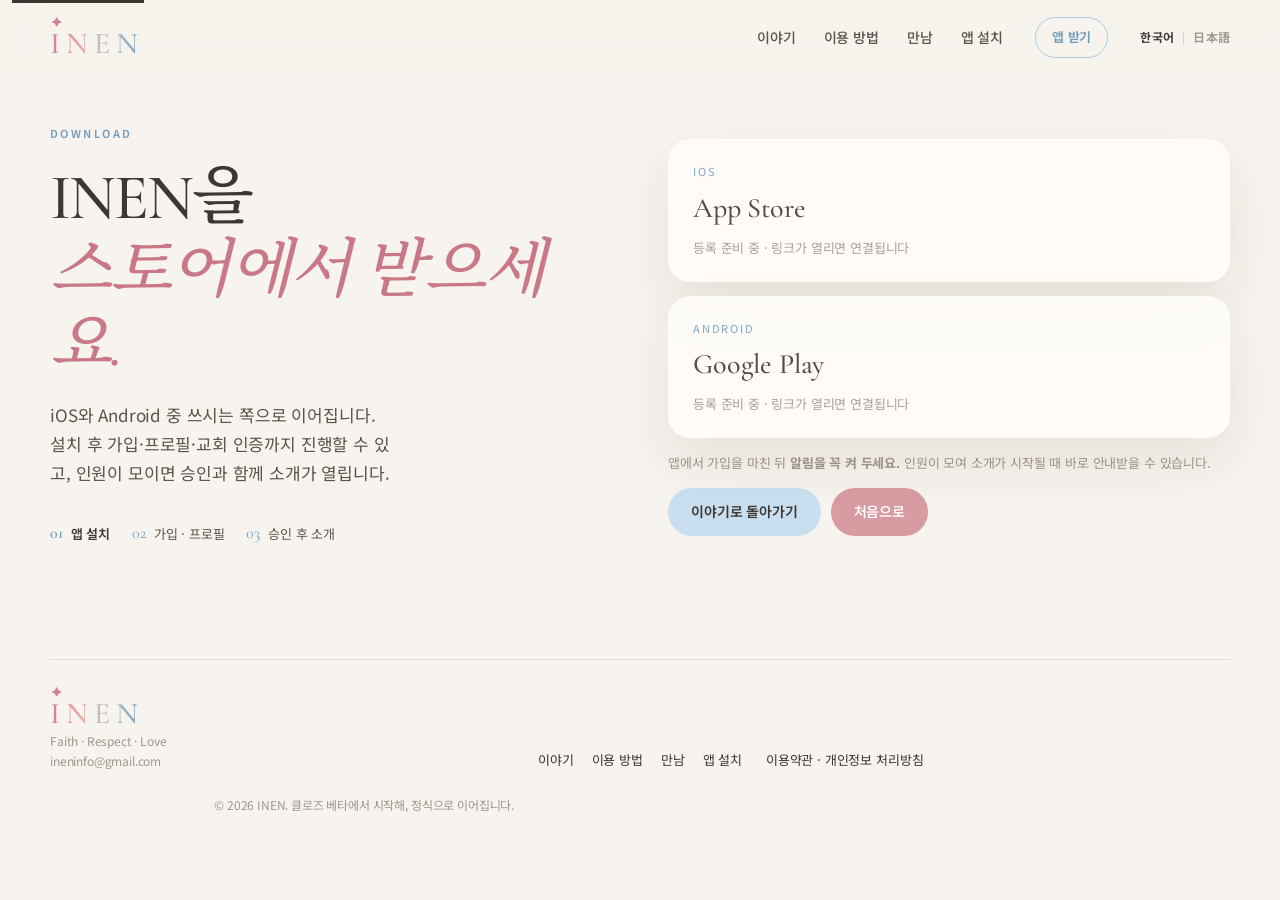
<file: install.html>
<!DOCTYPE html>
<html lang="ko">
  <head>
    <meta charset="UTF-8" />
    <meta name="viewport" content="width=device-width, initial-scale=1, viewport-fit=cover" />
    <title>INEN — 앱 설치</title>
    <meta name="description" content="INEN 앱 설치 안내. App Store · Google Play에서 받고, 가입·프로필 후 승인을 기다립니다." />
    <meta name="theme-color" content="#f7f3ee" />
    <link rel="icon" type="image/png" href="images/favicon.png?v=2" />
    <link rel="apple-touch-icon" href="images/apple-touch-icon.png" />
    <link rel="alternate" hreflang="ko" href="install.html" />
    <link rel="alternate" hreflang="ja" href="ja/install.html" />
    <link rel="preconnect" href="https://fonts.googleapis.com" />
    <link rel="preconnect" href="https://fonts.gstatic.com" crossorigin />
    <link
      href="https://fonts.googleapis.com/css2?family=Cormorant+Garamond:ital,wght@0,500;0,600;0,700;1,500;1,600&family=Manrope:wght@400;500;600;700&family=Noto+Sans+KR:wght@300;400;500;600&family=Noto+Serif+KR:wght@500;600;700&display=swap"
      rel="stylesheet"
    />
    <link rel="stylesheet" href="styles.css" />
  </head>
  <body class="page-install">
    <a class="skip" href="#stores">설치로 건너뛰기</a>

    <header class="nav" id="nav">
      <div class="nav-inner">
        <a class="wordmark" href="home.html#top" aria-label="INEN 홈">INEN</a>
        <nav class="nav-links" id="nav-links" aria-label="주요 메뉴">
          <a href="home.html#story">이야기</a>
          <a href="home.html#how">이용 방법</a>
          <a href="home.html#voices">만남</a>
          <a href="install.html" aria-current="page">앱 설치</a>
        </nav>
        <a class="nav-cta" href="#stores">앱 받기</a>
        <nav class="nav-lang" aria-label="언어">
          <a href="install.html" hreflang="ko" lang="ko" aria-current="true">한국어</a>
          <span aria-hidden="true">|</span>
          <a href="ja/install.html" hreflang="ja" lang="ja">日本語</a>
        </nav>
        <button class="menu" id="menu" type="button" aria-label="메뉴 열기" aria-expanded="false" aria-controls="nav-links">
          <span></span><span></span>
        </button>
      </div>
    </header>

    <main>
      <section class="install">
        <div class="install-copy">
          <p class="kicker kicker-sky">Download</p>

          <h1>
            INEN을<br />
            <em>스토어에서 받으세요.</em>
          </h1>

          <p class="lede">
            iOS와 Android 중 쓰시는 쪽으로 이어집니다.
            설치 후 가입·프로필·교회 인증까지 진행할 수 있고, 인원이 모이면 승인과 함께 소개가 열립니다.
          </p>

          <ol class="path" aria-label="설치까지">
            <li class="is-now"><span>01</span>앱 설치</li>
            <li><span>02</span>가입 · 프로필</li>
            <li><span>03</span>승인 후 소개</li>
          </ol>
        </div>

        <div class="store-board" id="stores">
          <a class="store-card is-soon" data-store="ios" href="#">
            <span class="store-os">iOS</span>
            <strong>App Store</strong>
            <small data-store-soon>등록 준비 중 · 링크가 열리면 연결됩니다</small>
            <small data-store-ready hidden>탭해서 설치하기</small>
          </a>
          <a class="store-card is-soon" data-store="android" href="#">
            <span class="store-os">Android</span>
            <strong>Google Play</strong>
            <small data-store-soon>등록 준비 중 · 링크가 열리면 연결됩니다</small>
            <small data-store-ready hidden>탭해서 설치하기</small>
          </a>
          <p class="fine" data-store-group hidden>
            Android는 먼저 <a data-store="androidGroup" href="#">INEN 테스터 그룹</a>에 가입한 뒤(같은 Google 계정),
            Google Play 카드를 눌러 주세요.
          </p>
          <p class="fine">
            앱에서 가입을 마친 뒤 <strong>알림을 꼭 켜 두세요.</strong>
            인원이 모여 소개가 시작될 때 바로 안내받을 수 있습니다.
          </p>
          <div class="hero-actions">
            <a class="btn btn-sky" href="home.html">이야기로 돌아가기</a>
            <a class="btn btn-fill" href="index.html">처음으로</a>
          </div>
        </div>
      </section>
    </main>

    <footer class="footer">
      <div class="footer-brand">
        <a class="wordmark" href="home.html#top">INEN</a>
        <p>Faith · Respect · Love</p>
        <p><a href="mailto:ineninfo@gmail.com">ineninfo@gmail.com</a></p>
      </div>
      <nav>
        <a href="home.html#story">이야기</a>
        <a href="home.html#how">이용 방법</a>
        <a href="home.html#voices">만남</a>
        <a href="install.html">앱 설치</a>
      </nav>
      <p class="legal"><a href="terms.html">이용약관</a> · <a href="privacy.html">개인정보 처리방침</a></p>
      <p class="copy">© 2026 INEN. 클로즈 베타에서 시작해, 정식으로 이어집니다.</p>
    </footer>

    <script src="js/firebase-config.js"></script>
    <script src="js/launch.js"></script>
    <script src="script.js"></script>
  </body>
</html>
</file>
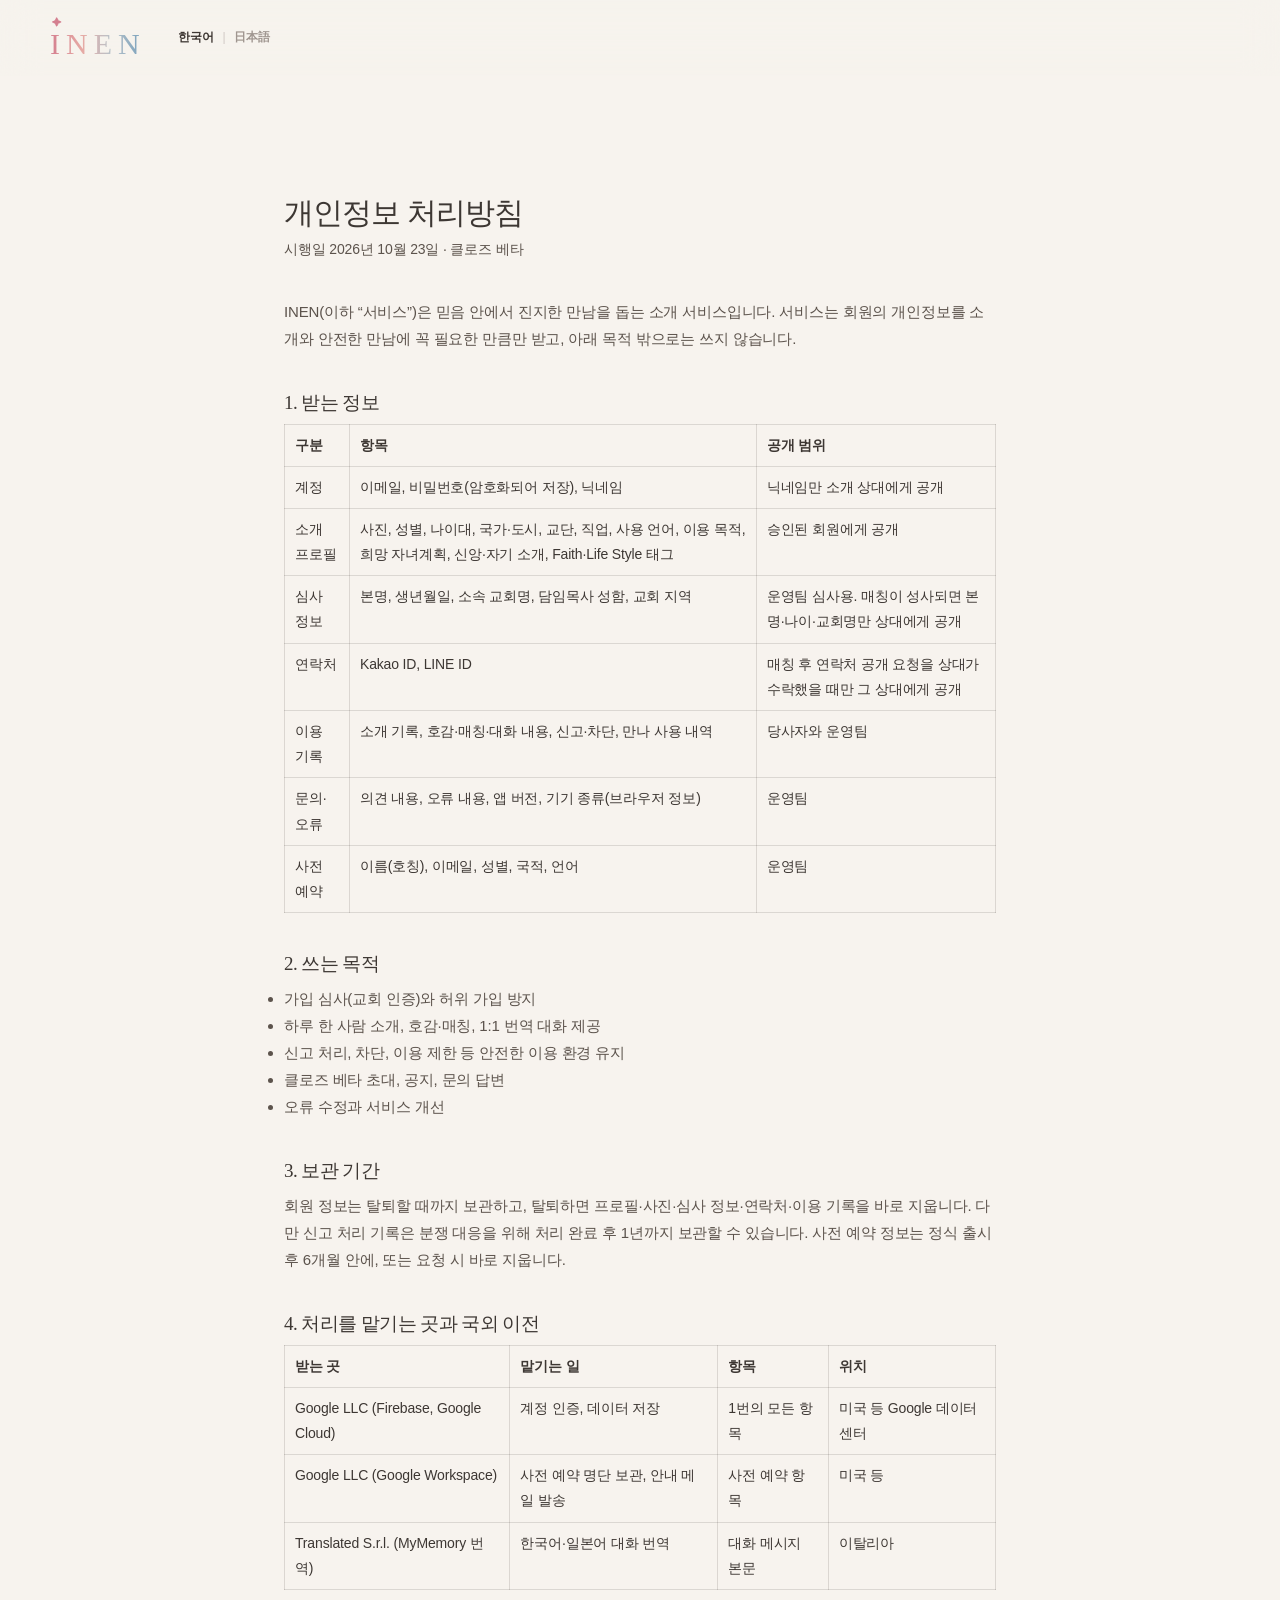
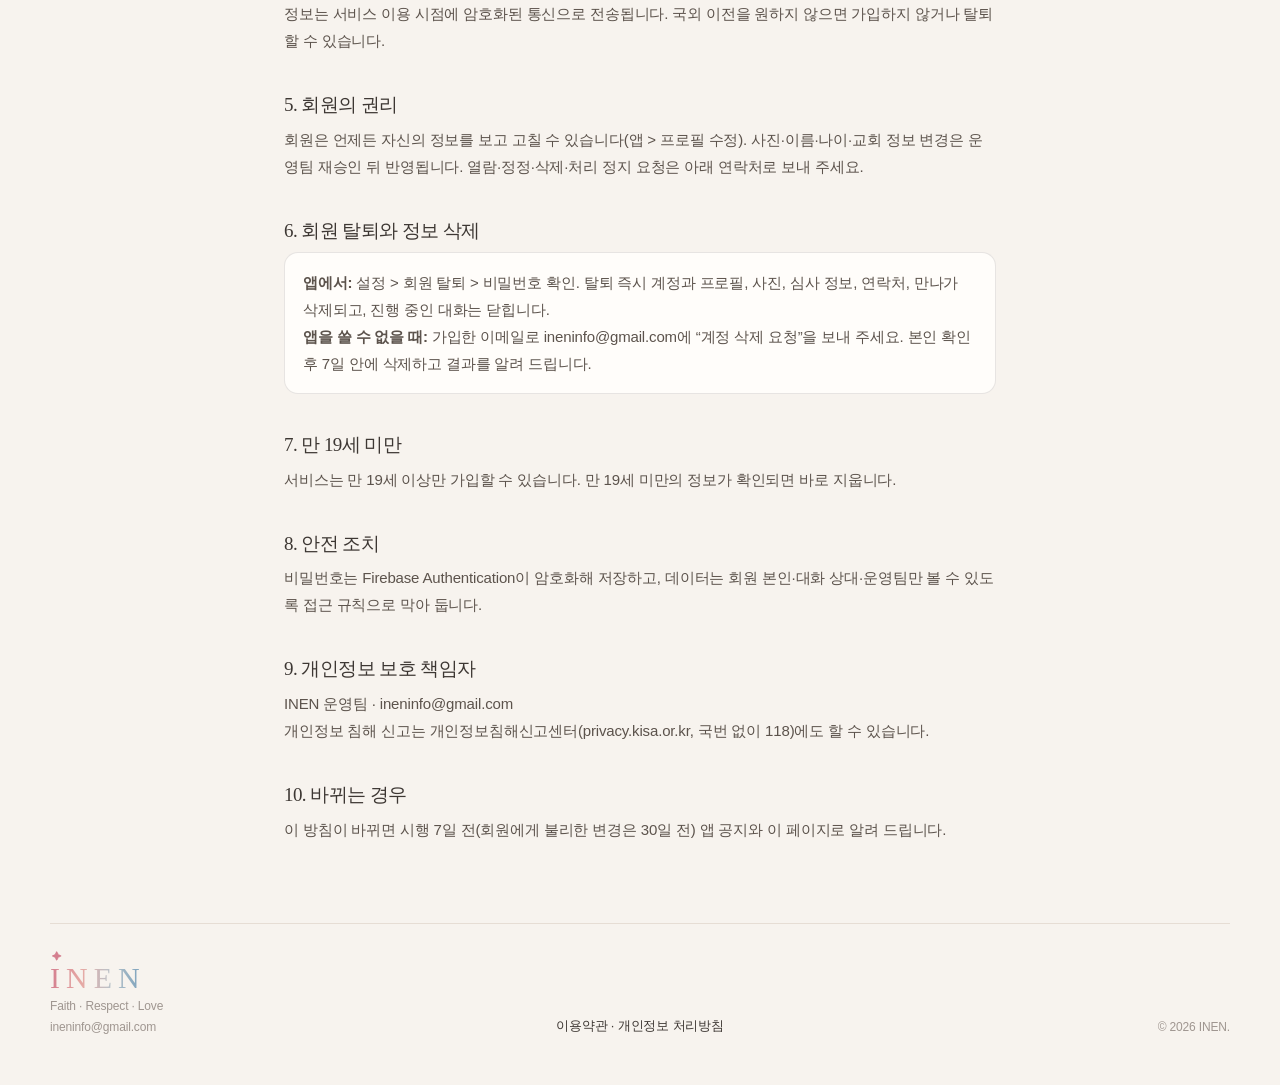
<file: privacy.html>
<!DOCTYPE html>
<html lang="ko">
  <head>
    <meta charset="UTF-8" />
    <meta name="viewport" content="width=device-width, initial-scale=1, viewport-fit=cover" />
    <title>INEN — 개인정보 처리방침</title>
    <meta name="theme-color" content="#f7f3ee" />
    <link rel="icon" type="image/png" href="images/favicon.png?v=2" />
    <link rel="alternate" hreflang="ja" href="ja/privacy.html" />
    <link rel="stylesheet" href="styles.css" />
  </head>
  <body>
    <header class="nav" id="nav">
      <div class="nav-inner">
        <a class="wordmark" href="home.html#top" aria-label="INEN 홈">INEN</a>
        <nav class="nav-lang" aria-label="언어">
          <a href="privacy.html" hreflang="ko" lang="ko" aria-current="true">한국어</a>
          <span aria-hidden="true">|</span>
          <a href="ja/privacy.html" hreflang="ja" lang="ja">日本語</a>
        </nav>
      </div>
    </header>

    <main class="legal-doc">
      <h1>개인정보 처리방침</h1>
      <p class="updated">시행일 2026년 10월 23일 · 클로즈 베타</p>

      <p>
        INEN(이하 “서비스”)은 믿음 안에서 진지한 만남을 돕는 소개 서비스입니다. 서비스는 회원의 개인정보를
        소개와 안전한 만남에 꼭 필요한 만큼만 받고, 아래 목적 밖으로는 쓰지 않습니다.
      </p>

      <h2>1. 받는 정보</h2>
      <table>
        <tr><th>구분</th><th>항목</th><th>공개 범위</th></tr>
        <tr><td>계정</td><td>이메일, 비밀번호(암호화되어 저장), 닉네임</td><td>닉네임만 소개 상대에게 공개</td></tr>
        <tr><td>소개 프로필</td><td>사진, 성별, 나이대, 국가·도시, 교단, 직업, 사용 언어, 이용 목적, 희망 자녀계획, 신앙·자기 소개, Faith·Life Style 태그</td><td>승인된 회원에게 공개</td></tr>
        <tr><td>심사 정보</td><td>본명, 생년월일, 소속 교회명, 담임목사 성함, 교회 지역</td><td>운영팀 심사용. 매칭이 성사되면 본명·나이·교회명만 상대에게 공개</td></tr>
        <tr><td>연락처</td><td>Kakao ID, LINE ID</td><td>매칭 후 연락처 공개 요청을 상대가 수락했을 때만 그 상대에게 공개</td></tr>
        <tr><td>이용 기록</td><td>소개 기록, 호감·매칭·대화 내용, 신고·차단, 만나 사용 내역</td><td>당사자와 운영팀</td></tr>
        <tr><td>문의·오류</td><td>의견 내용, 오류 내용, 앱 버전, 기기 종류(브라우저 정보)</td><td>운영팀</td></tr>
        <tr><td>사전 예약</td><td>이름(호칭), 이메일, 성별, 국적, 언어</td><td>운영팀</td></tr>
      </table>

      <h2>2. 쓰는 목적</h2>
      <ul>
        <li>가입 심사(교회 인증)와 허위 가입 방지</li>
        <li>하루 한 사람 소개, 호감·매칭, 1:1 번역 대화 제공</li>
        <li>신고 처리, 차단, 이용 제한 등 안전한 이용 환경 유지</li>
        <li>클로즈 베타 초대, 공지, 문의 답변</li>
        <li>오류 수정과 서비스 개선</li>
      </ul>

      <h2>3. 보관 기간</h2>
      <p>
        회원 정보는 탈퇴할 때까지 보관하고, 탈퇴하면 프로필·사진·심사 정보·연락처·이용 기록을 바로 지웁니다.
        다만 신고 처리 기록은 분쟁 대응을 위해 처리 완료 후 1년까지 보관할 수 있습니다.
        사전 예약 정보는 정식 출시 후 6개월 안에, 또는 요청 시 바로 지웁니다.
      </p>

      <h2>4. 처리를 맡기는 곳과 국외 이전</h2>
      <table>
        <tr><th>받는 곳</th><th>맡기는 일</th><th>항목</th><th>위치</th></tr>
        <tr><td>Google LLC (Firebase, Google Cloud)</td><td>계정 인증, 데이터 저장</td><td>1번의 모든 항목</td><td>미국 등 Google 데이터센터</td></tr>
        <tr><td>Google LLC (Google Workspace)</td><td>사전 예약 명단 보관, 안내 메일 발송</td><td>사전 예약 항목</td><td>미국 등</td></tr>
        <tr><td>Translated S.r.l. (MyMemory 번역)</td><td>한국어·일본어 대화 번역</td><td>대화 메시지 본문</td><td>이탈리아</td></tr>
      </table>
      <p>정보는 서비스 이용 시점에 암호화된 통신으로 전송됩니다. 국외 이전을 원하지 않으면 가입하지 않거나 탈퇴할 수 있습니다.</p>

      <h2>5. 회원의 권리</h2>
      <p>
        회원은 언제든 자신의 정보를 보고 고칠 수 있습니다(앱 &gt; 프로필 수정). 사진·이름·나이·교회 정보 변경은
        운영팀 재승인 뒤 반영됩니다. 열람·정정·삭제·처리 정지 요청은 아래 연락처로 보내 주세요.
      </p>

      <h2 id="delete">6. 회원 탈퇴와 정보 삭제</h2>
      <div class="box">
        <p><b>앱에서:</b> 설정 &gt; 회원 탈퇴 &gt; 비밀번호 확인. 탈퇴 즉시 계정과 프로필, 사진, 심사 정보, 연락처, 만나가 삭제되고, 진행 중인 대화는 닫힙니다.</p>
        <p><b>앱을 쓸 수 없을 때:</b> 가입한 이메일로 <a href="mailto:ineninfo@gmail.com?subject=INEN%20계정%20삭제%20요청">ineninfo@gmail.com</a>에 “계정 삭제 요청”을 보내 주세요. 본인 확인 후 7일 안에 삭제하고 결과를 알려 드립니다.</p>
      </div>

      <h2>7. 만 19세 미만</h2>
      <p>서비스는 만 19세 이상만 가입할 수 있습니다. 만 19세 미만의 정보가 확인되면 바로 지웁니다.</p>

      <h2>8. 안전 조치</h2>
      <p>비밀번호는 Firebase Authentication이 암호화해 저장하고, 데이터는 회원 본인·대화 상대·운영팀만 볼 수 있도록 접근 규칙으로 막아 둡니다.</p>

      <h2>9. 개인정보 보호 책임자</h2>
      <p>INEN 운영팀 · <a href="mailto:ineninfo@gmail.com">ineninfo@gmail.com</a></p>
      <p>개인정보 침해 신고는 개인정보침해신고센터(privacy.kisa.or.kr, 국번 없이 118)에도 할 수 있습니다.</p>

      <h2>10. 바뀌는 경우</h2>
      <p>이 방침이 바뀌면 시행 7일 전(회원에게 불리한 변경은 30일 전) 앱 공지와 이 페이지로 알려 드립니다.</p>
    </main>

    <footer class="footer">
      <div class="footer-brand">
        <a class="wordmark" href="home.html#top">INEN</a>
        <p>Faith · Respect · Love</p>
        <p><a href="mailto:ineninfo@gmail.com">ineninfo@gmail.com</a></p>
      </div>
      <p class="legal"><a href="terms.html">이용약관</a> · <a href="privacy.html">개인정보 처리방침</a></p>
      <p class="copy">© 2026 INEN.</p>
    </footer>
  </body>
</html>
</file>
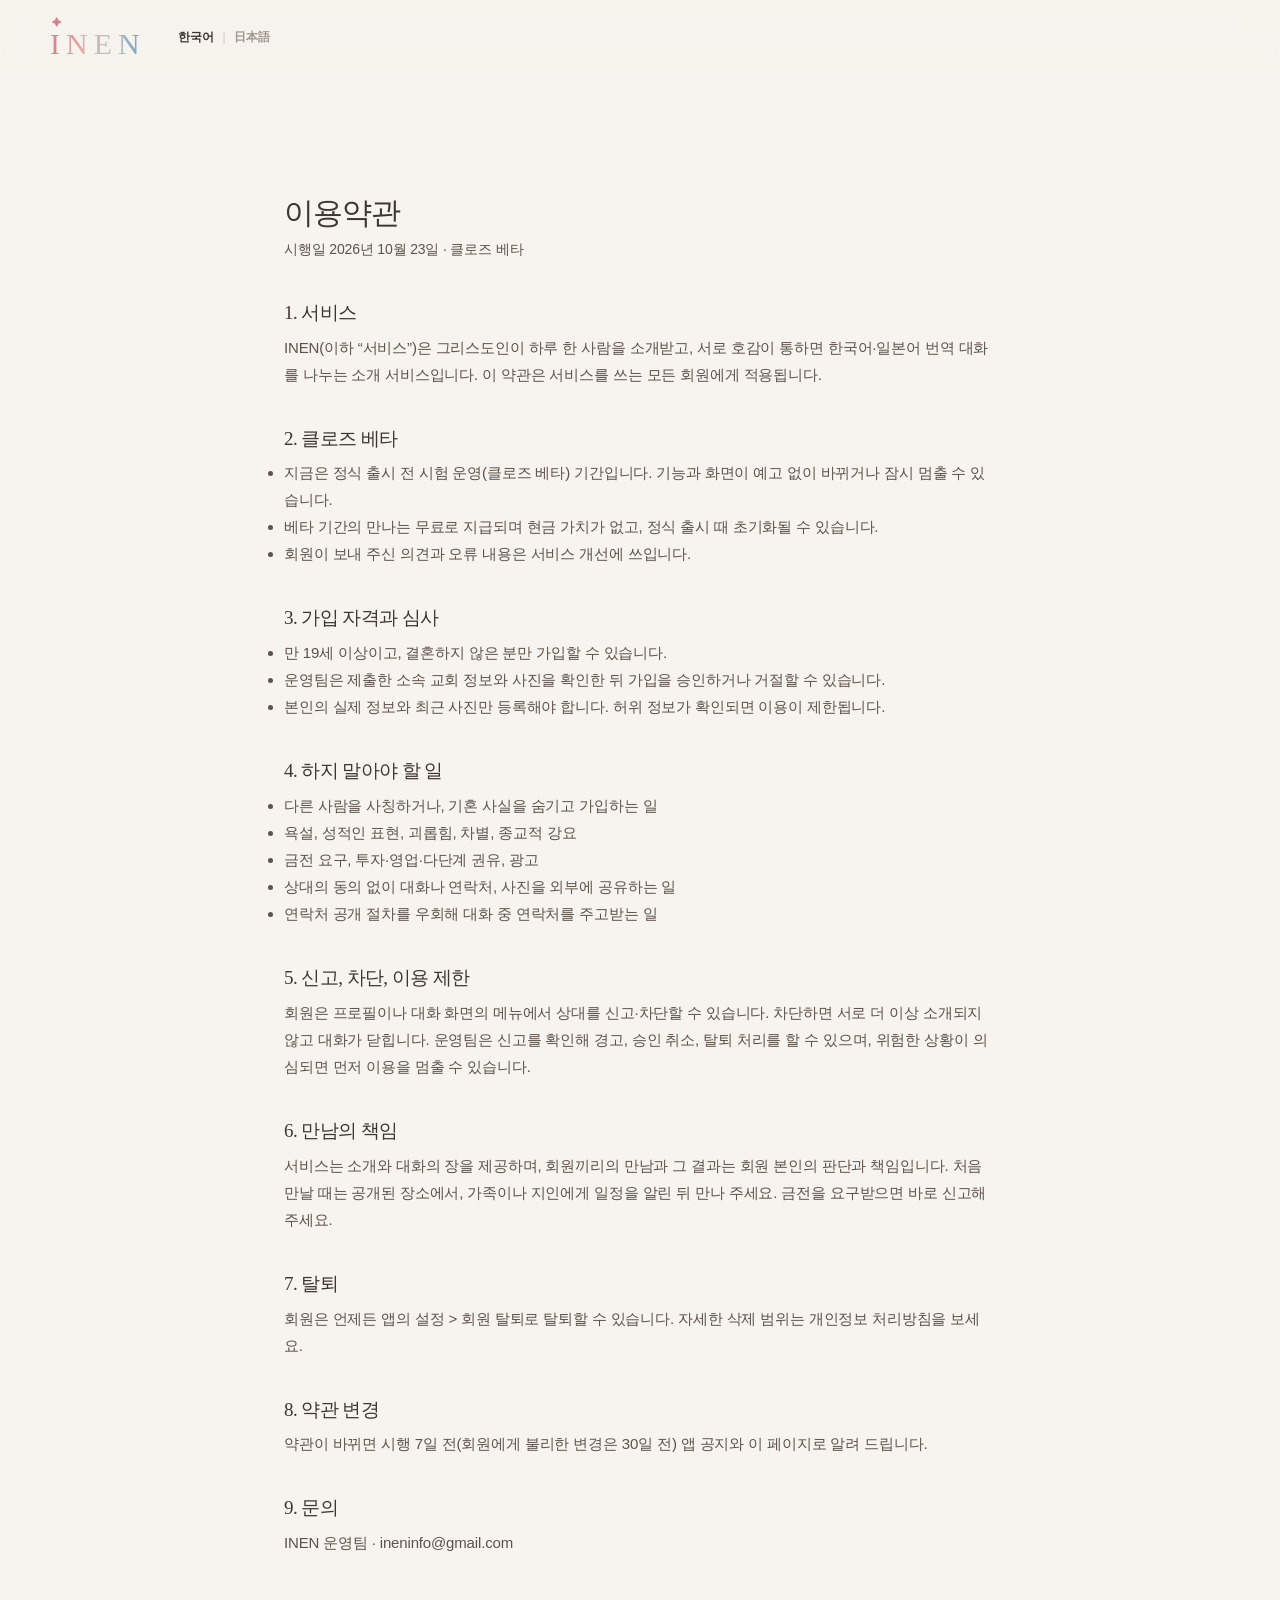
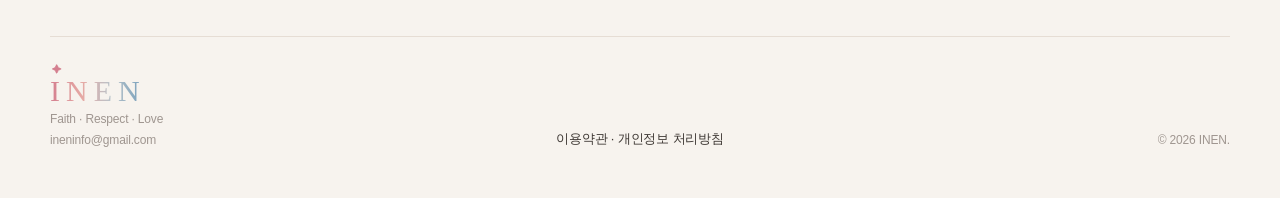
<file: terms.html>
<!DOCTYPE html>
<html lang="ko">
  <head>
    <meta charset="UTF-8" />
    <meta name="viewport" content="width=device-width, initial-scale=1, viewport-fit=cover" />
    <title>INEN — 이용약관</title>
    <meta name="theme-color" content="#f7f3ee" />
    <link rel="icon" type="image/png" href="images/favicon.png?v=2" />
    <link rel="alternate" hreflang="ja" href="ja/terms.html" />
    <link rel="stylesheet" href="styles.css" />
  </head>
  <body>
    <header class="nav" id="nav">
      <div class="nav-inner">
        <a class="wordmark" href="home.html#top" aria-label="INEN 홈">INEN</a>
        <nav class="nav-lang" aria-label="언어">
          <a href="terms.html" hreflang="ko" lang="ko" aria-current="true">한국어</a>
          <span aria-hidden="true">|</span>
          <a href="ja/terms.html" hreflang="ja" lang="ja">日本語</a>
        </nav>
      </div>
    </header>

    <main class="legal-doc">
      <h1>이용약관</h1>
      <p class="updated">시행일 2026년 10월 23일 · 클로즈 베타</p>

      <h2>1. 서비스</h2>
      <p>
        INEN(이하 “서비스”)은 그리스도인이 하루 한 사람을 소개받고, 서로 호감이 통하면 한국어·일본어 번역 대화를 나누는
        소개 서비스입니다. 이 약관은 서비스를 쓰는 모든 회원에게 적용됩니다.
      </p>

      <h2>2. 클로즈 베타</h2>
      <ul>
        <li>지금은 정식 출시 전 시험 운영(클로즈 베타) 기간입니다. 기능과 화면이 예고 없이 바뀌거나 잠시 멈출 수 있습니다.</li>
        <li>베타 기간의 만나는 무료로 지급되며 현금 가치가 없고, 정식 출시 때 초기화될 수 있습니다.</li>
        <li>회원이 보내 주신 의견과 오류 내용은 서비스 개선에 쓰입니다.</li>
      </ul>

      <h2>3. 가입 자격과 심사</h2>
      <ul>
        <li>만 19세 이상이고, 결혼하지 않은 분만 가입할 수 있습니다.</li>
        <li>운영팀은 제출한 소속 교회 정보와 사진을 확인한 뒤 가입을 승인하거나 거절할 수 있습니다.</li>
        <li>본인의 실제 정보와 최근 사진만 등록해야 합니다. 허위 정보가 확인되면 이용이 제한됩니다.</li>
      </ul>

      <h2>4. 하지 말아야 할 일</h2>
      <ul>
        <li>다른 사람을 사칭하거나, 기혼 사실을 숨기고 가입하는 일</li>
        <li>욕설, 성적인 표현, 괴롭힘, 차별, 종교적 강요</li>
        <li>금전 요구, 투자·영업·다단계 권유, 광고</li>
        <li>상대의 동의 없이 대화나 연락처, 사진을 외부에 공유하는 일</li>
        <li>연락처 공개 절차를 우회해 대화 중 연락처를 주고받는 일</li>
      </ul>

      <h2>5. 신고, 차단, 이용 제한</h2>
      <p>
        회원은 프로필이나 대화 화면의 메뉴에서 상대를 신고·차단할 수 있습니다. 차단하면 서로 더 이상 소개되지 않고 대화가 닫힙니다.
        운영팀은 신고를 확인해 경고, 승인 취소, 탈퇴 처리를 할 수 있으며, 위험한 상황이 의심되면 먼저 이용을 멈출 수 있습니다.
      </p>

      <h2>6. 만남의 책임</h2>
      <p>
        서비스는 소개와 대화의 장을 제공하며, 회원끼리의 만남과 그 결과는 회원 본인의 판단과 책임입니다.
        처음 만날 때는 공개된 장소에서, 가족이나 지인에게 일정을 알린 뒤 만나 주세요. 금전을 요구받으면 바로 신고해 주세요.
      </p>

      <h2>7. 탈퇴</h2>
      <p>회원은 언제든 앱의 설정 &gt; 회원 탈퇴로 탈퇴할 수 있습니다. 자세한 삭제 범위는 <a href="privacy.html#delete">개인정보 처리방침</a>을 보세요.</p>

      <h2>8. 약관 변경</h2>
      <p>약관이 바뀌면 시행 7일 전(회원에게 불리한 변경은 30일 전) 앱 공지와 이 페이지로 알려 드립니다.</p>

      <h2>9. 문의</h2>
      <p>INEN 운영팀 · <a href="mailto:ineninfo@gmail.com">ineninfo@gmail.com</a></p>
    </main>

    <footer class="footer">
      <div class="footer-brand">
        <a class="wordmark" href="home.html#top">INEN</a>
        <p>Faith · Respect · Love</p>
        <p><a href="mailto:ineninfo@gmail.com">ineninfo@gmail.com</a></p>
      </div>
      <p class="legal"><a href="terms.html">이용약관</a> · <a href="privacy.html">개인정보 처리방침</a></p>
      <p class="copy">© 2026 INEN.</p>
    </footer>
  </body>
</html>
</file>
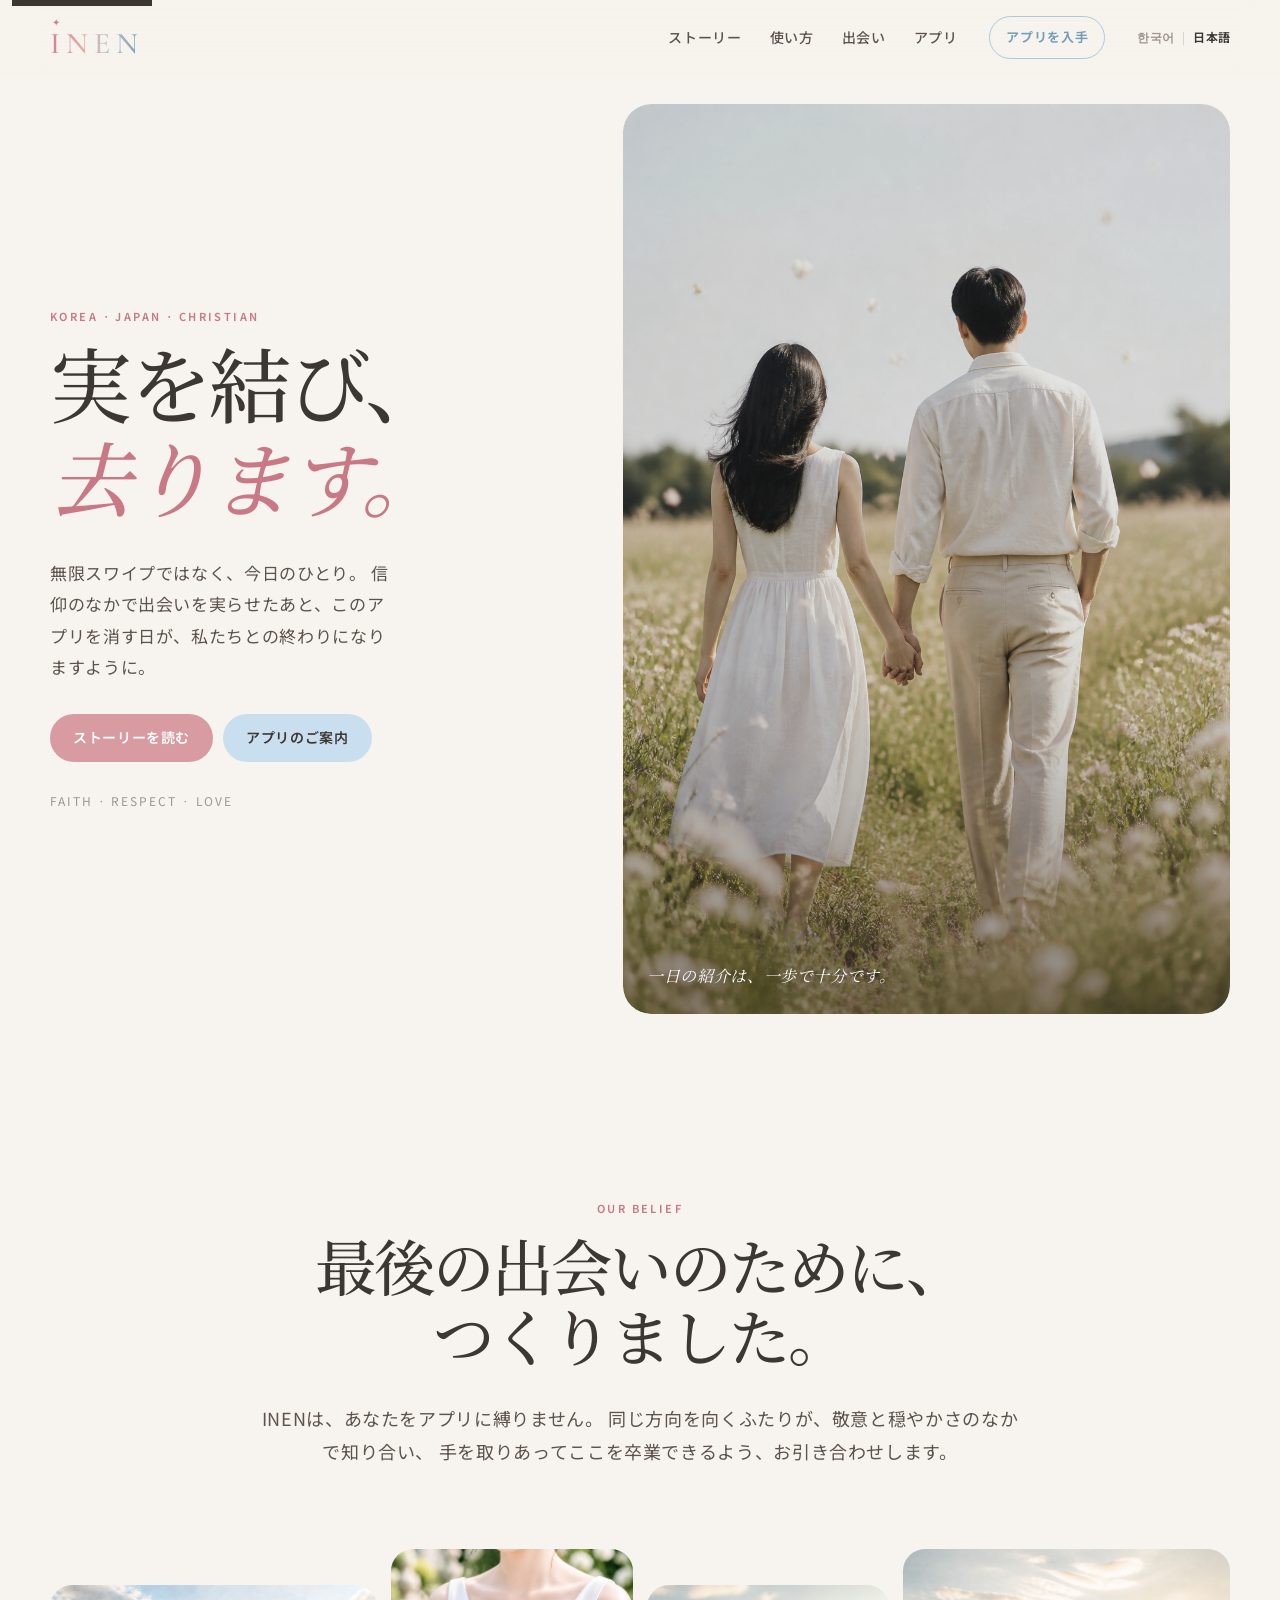
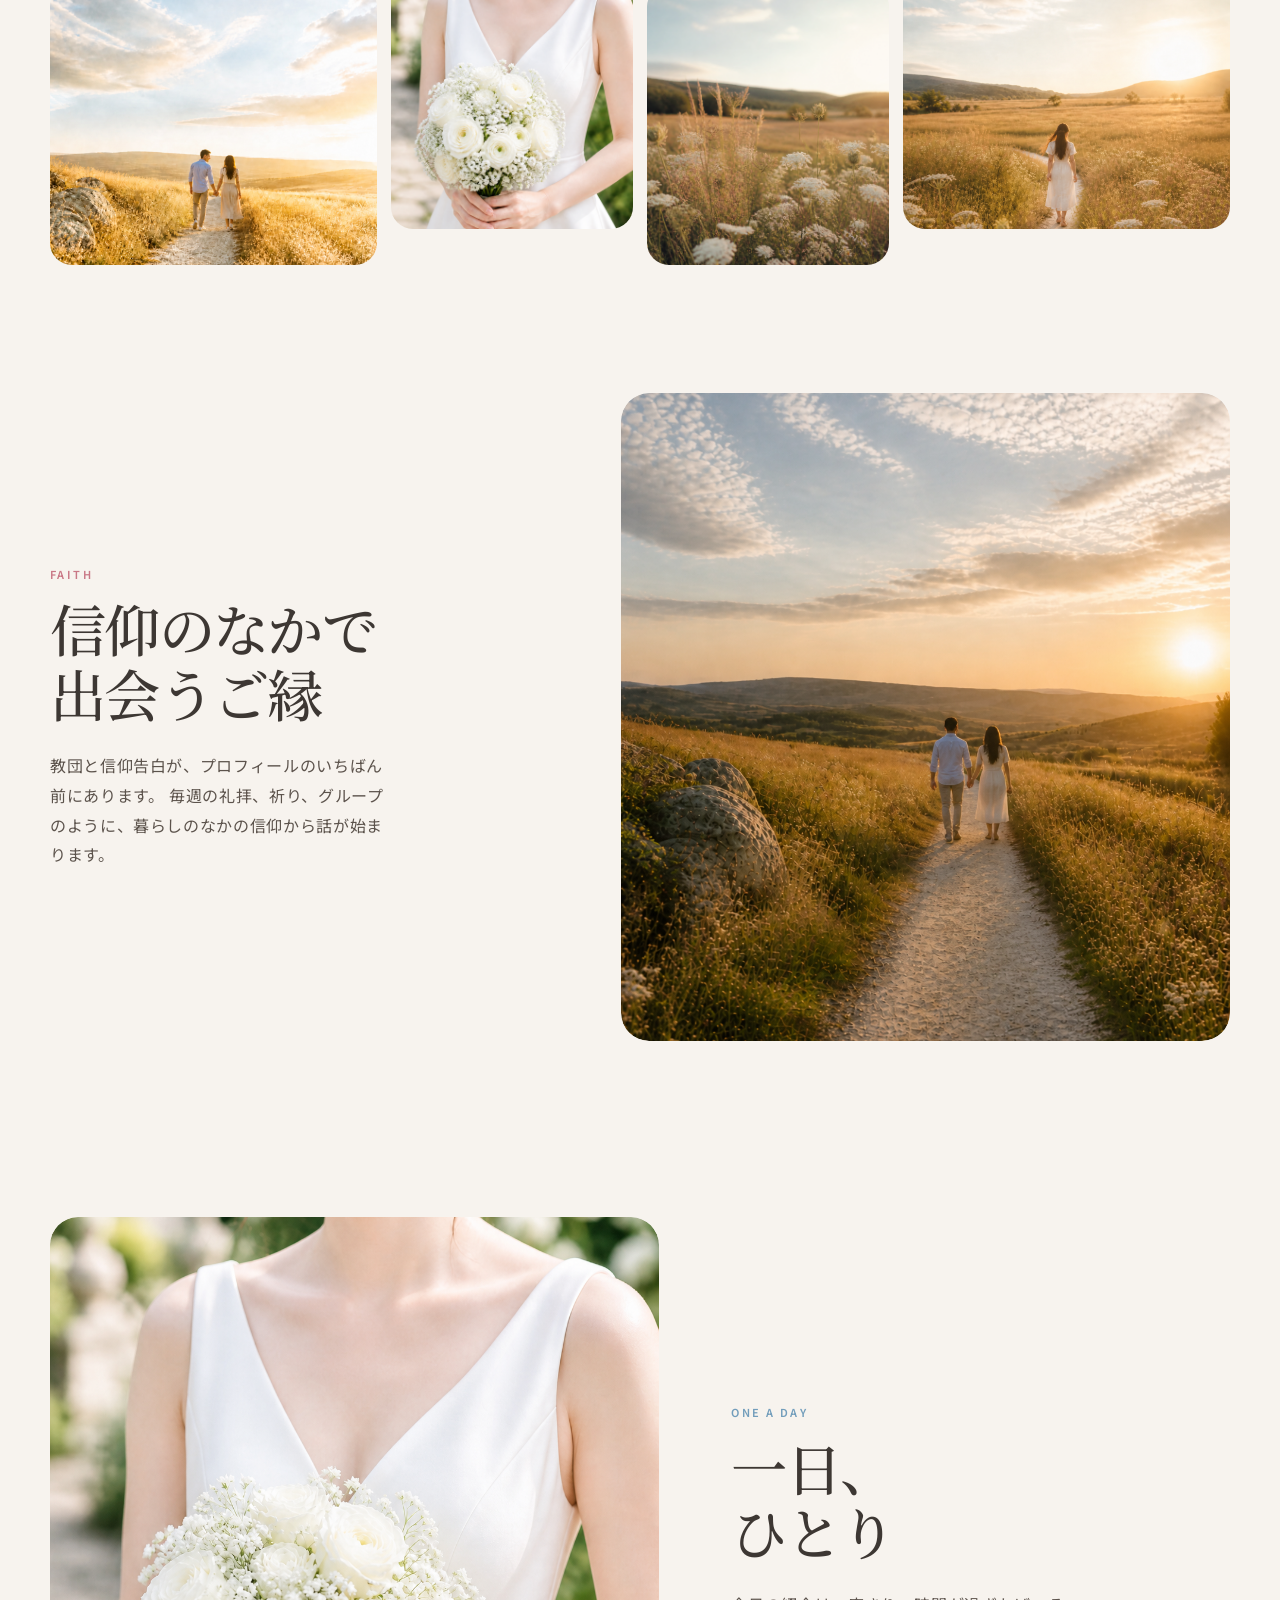
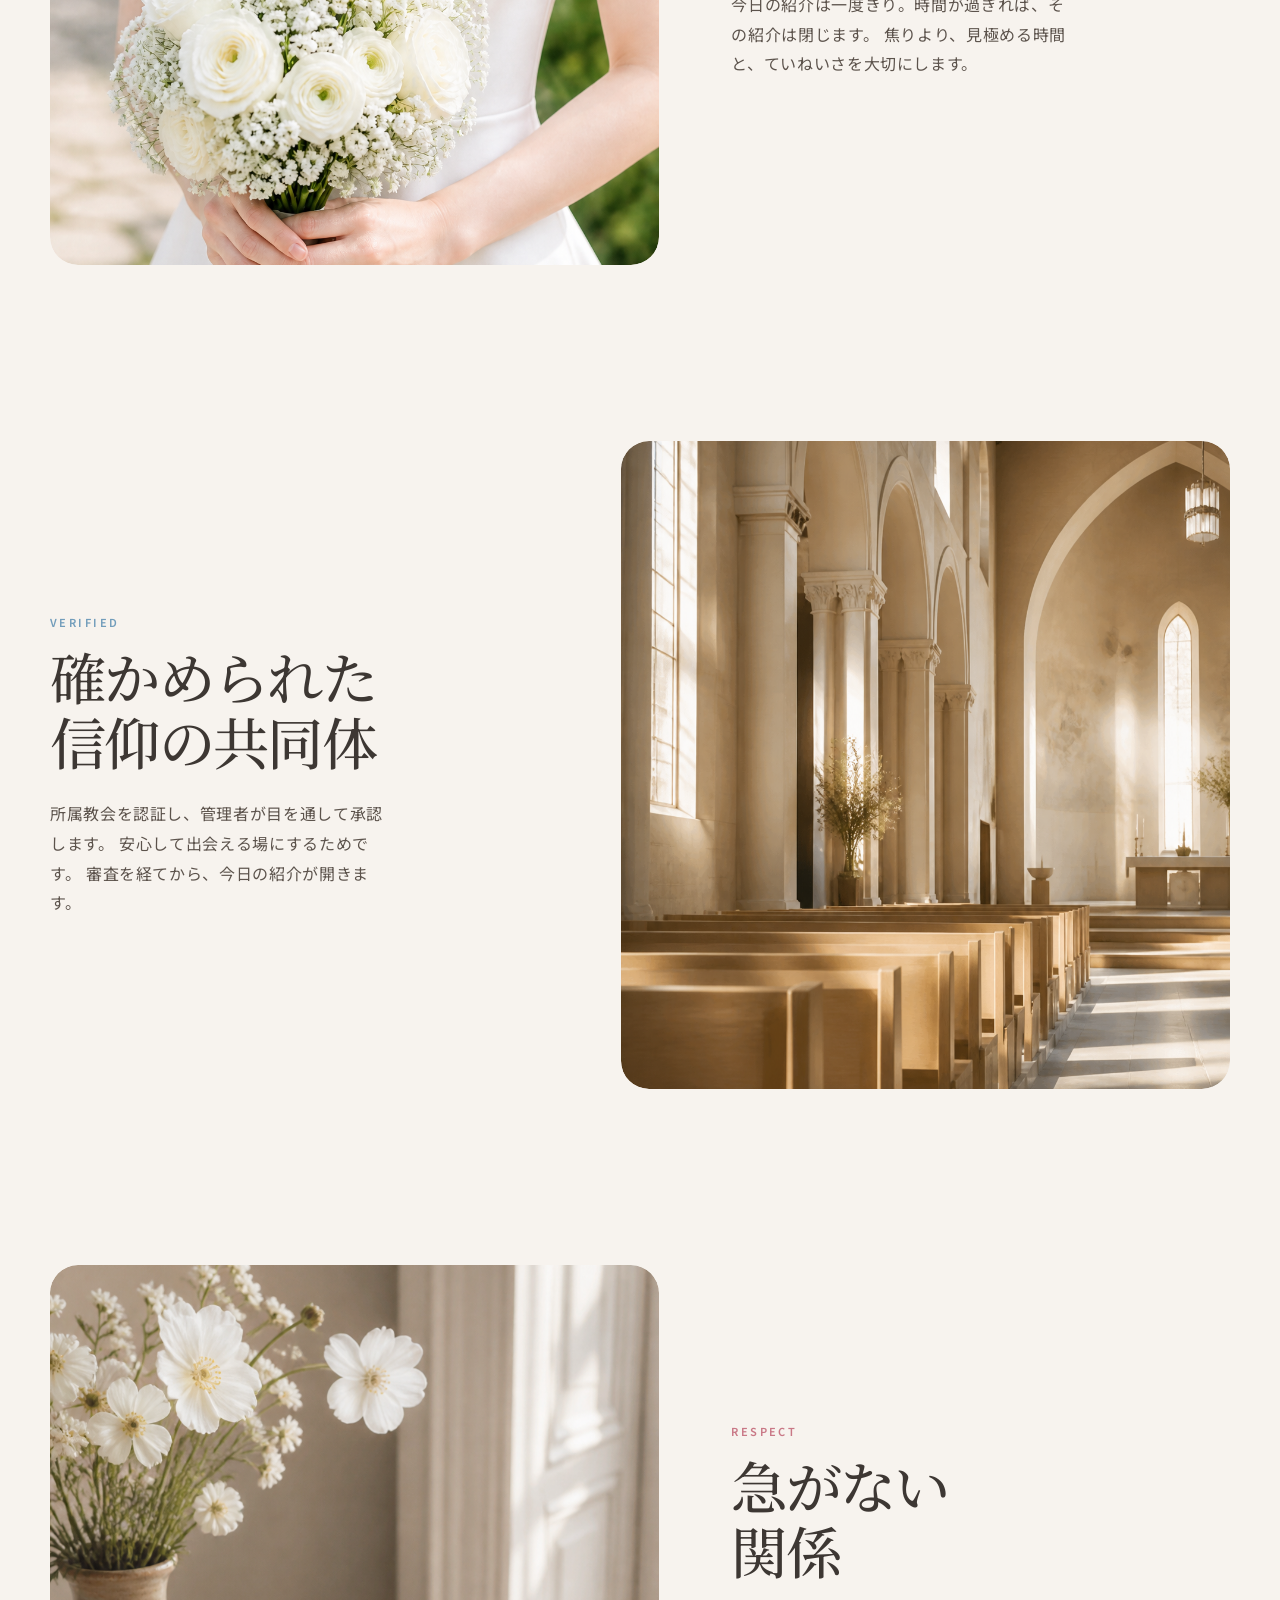
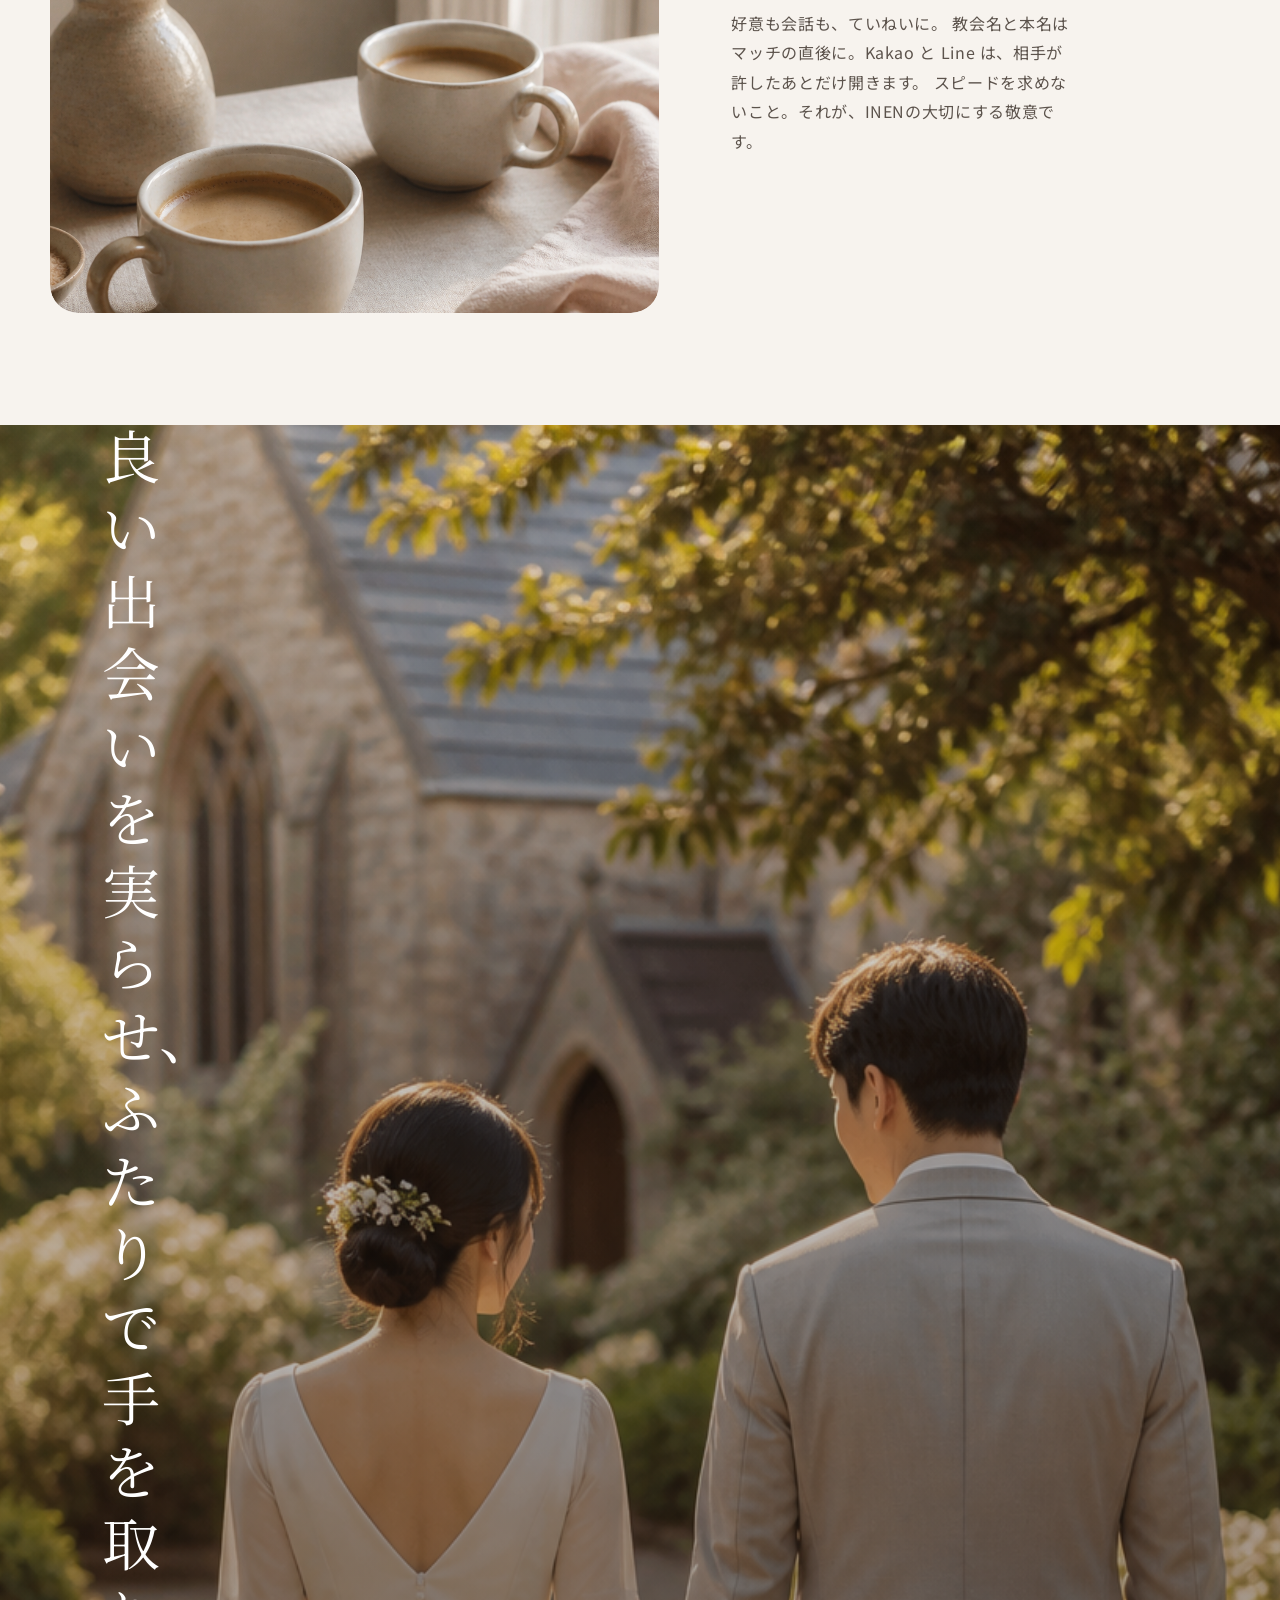
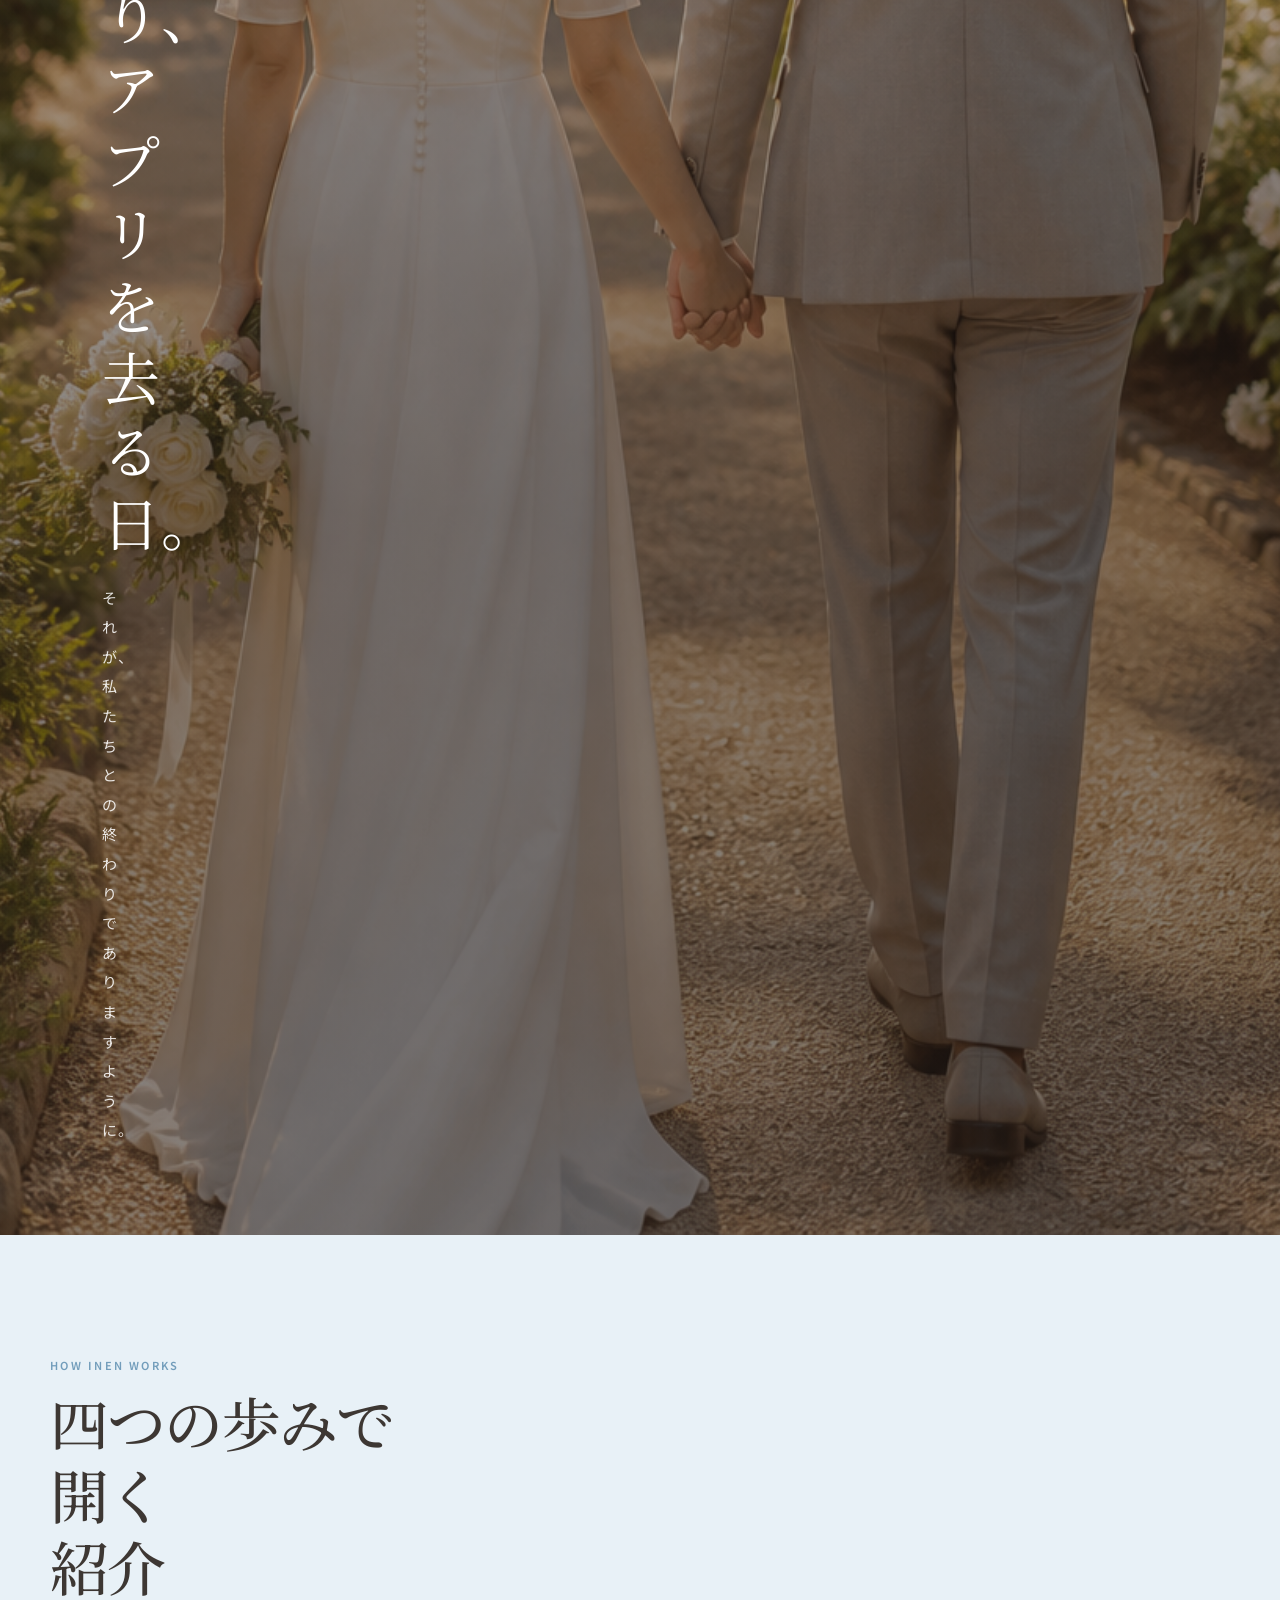
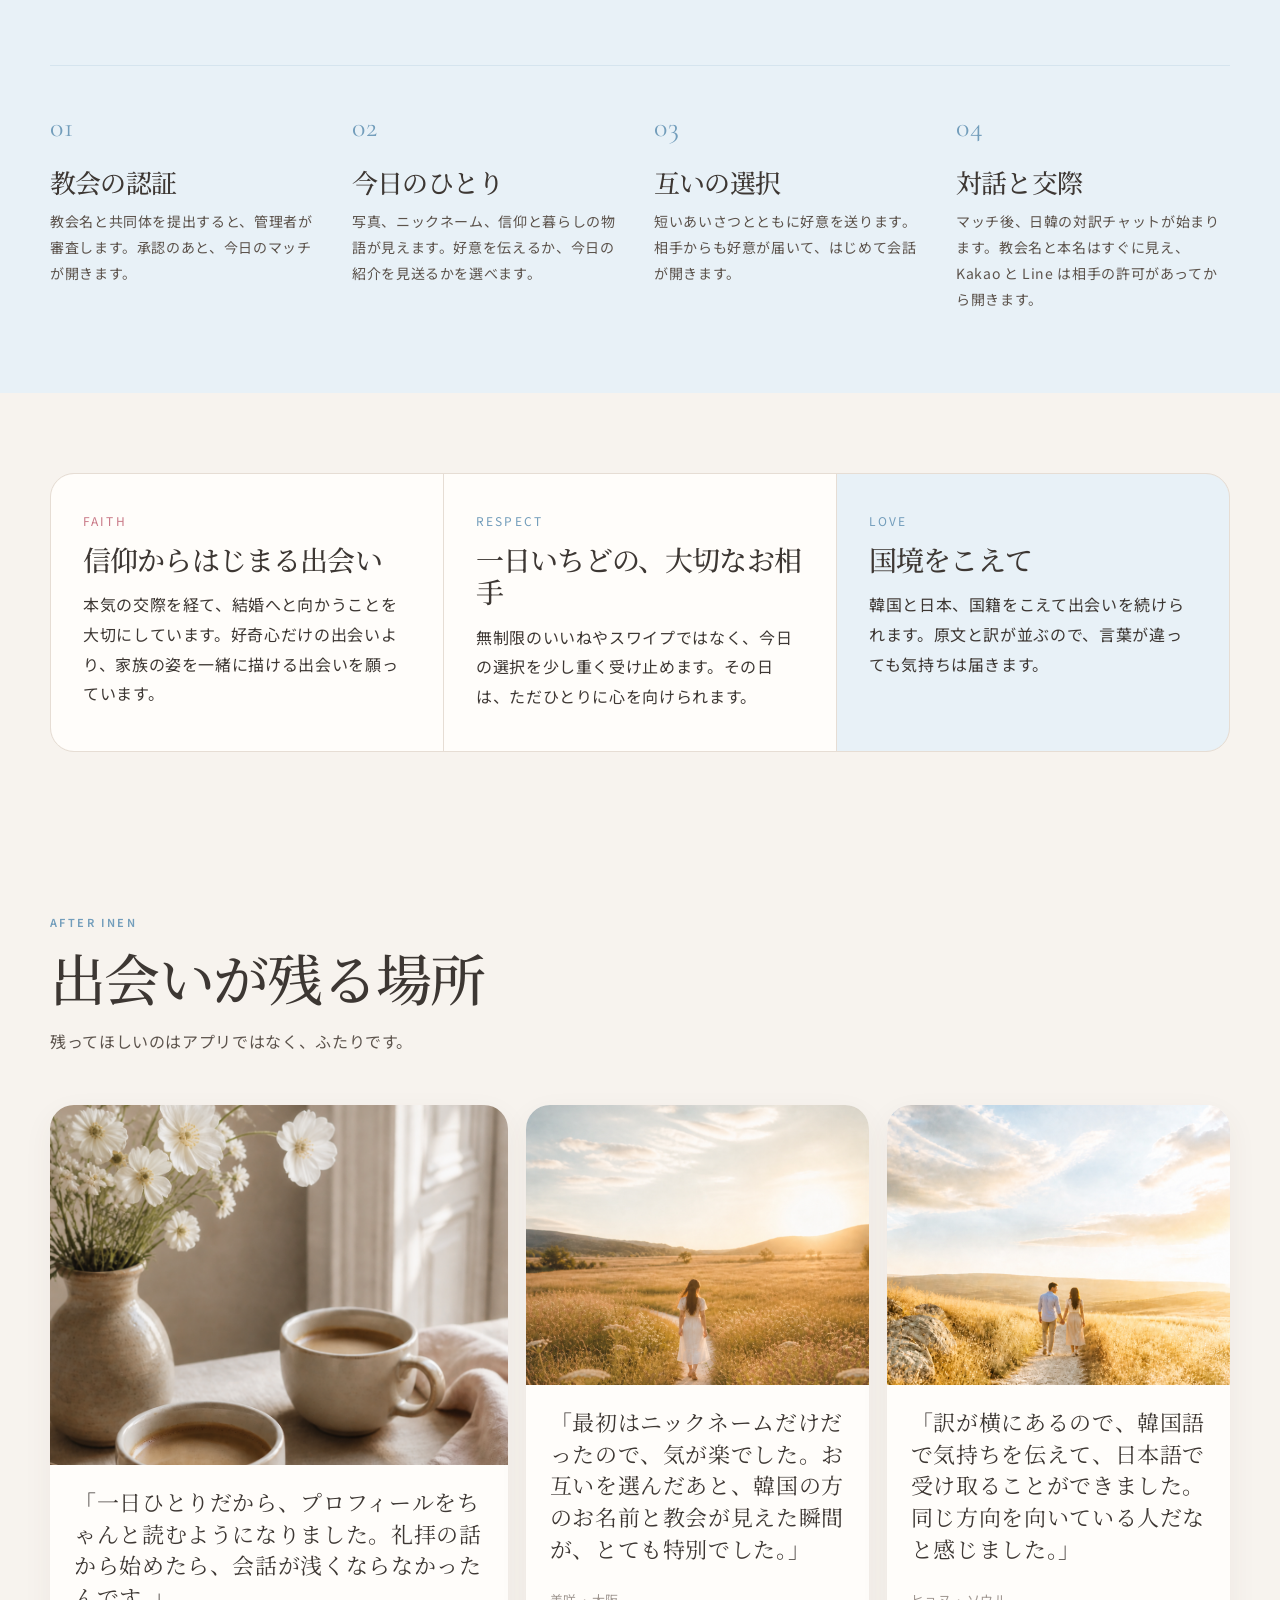
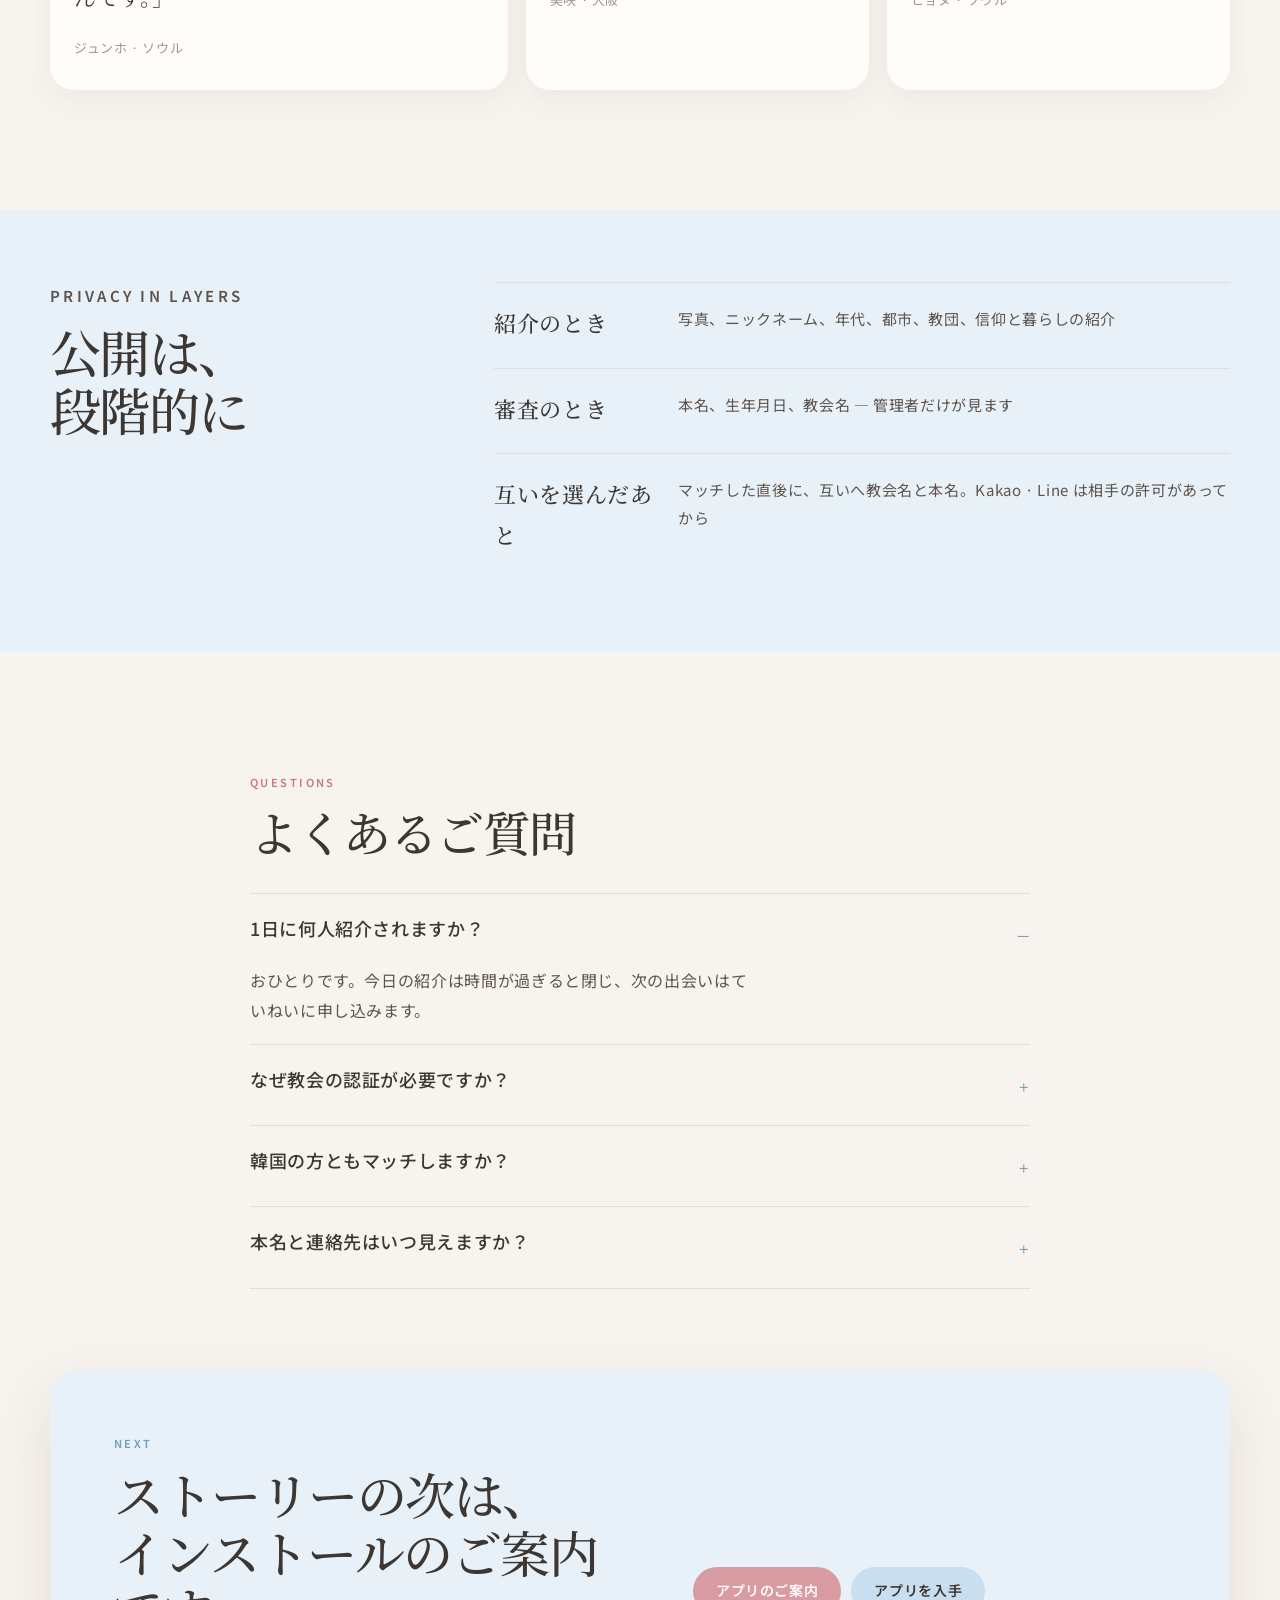
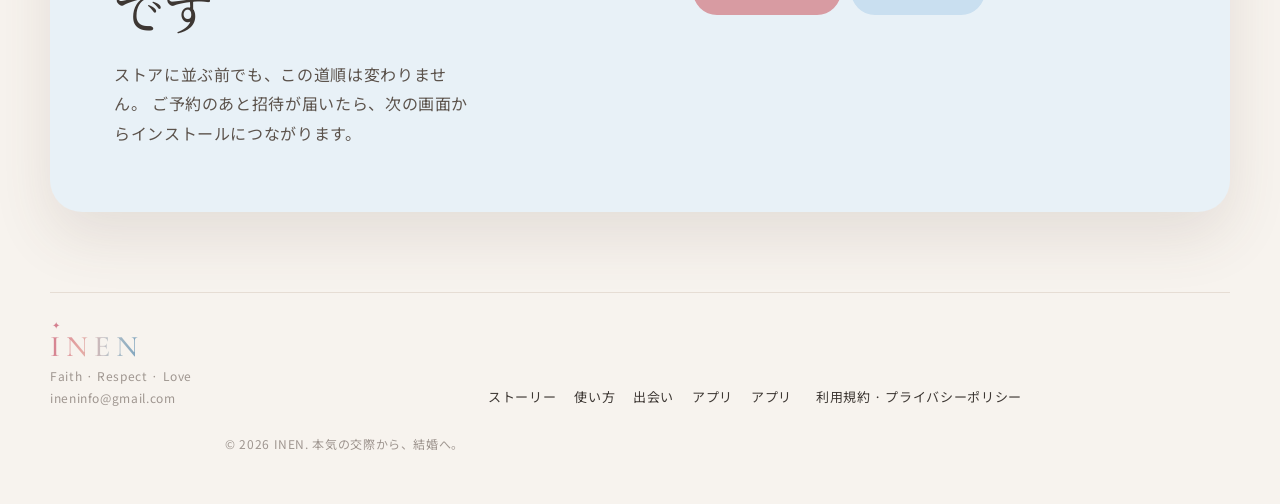
<file: ja/home.html>
<!DOCTYPE html>
<html lang="ja">
  <head>
    <meta charset="UTF-8" />
    <meta name="viewport" content="width=device-width, initial-scale=1, viewport-fit=cover" />
    <title>INEN — 実を結び、去ります</title>
    <meta
      name="description"
      content="INENは、無限スワイプではなく一日ひとりの紹介で、韓国と日本のクリスチャン青年が信仰のなかで出会い、結ばれたらアプリを卒業できるようにお手伝いします。"
    />
    <meta name="theme-color" content="#f7f3ee" />
    <meta property="og:title" content="INEN — 実を結び、去ります" />
    <meta
      property="og:description"
      content="Faith · Respect · Love. 最後の出会いのために。"
    />
    <meta property="og:image" content="../images/splash-field.png" />
    <link rel="icon" type="image/png" href="../images/favicon.png?v=2" />
    <link rel="apple-touch-icon" href="../images/apple-touch-icon.png" />
    <link rel="alternate" hreflang="ko" href="../home.html" />
    <link rel="alternate" hreflang="ja" href="home.html" />
    <link rel="preconnect" href="https://fonts.googleapis.com" />
    <link rel="preconnect" href="https://fonts.gstatic.com" crossorigin />
    <link
      href="https://fonts.googleapis.com/css2?family=Cormorant+Garamond:ital,wght@0,500;0,600;0,700;1,500;1,600&family=Manrope:wght@400;500;600;700&family=Noto+Sans+JP:wght@300;400;500;600&family=Noto+Serif+JP:wght@500;600;700&display=swap"
      rel="stylesheet"
    />
    <link rel="stylesheet" href="../styles.css" />
  </head>
  <body class="page-home">
    <a class="skip" href="#main">本文へスキップ</a>

    <header class="nav" id="nav">
      <div class="nav-inner">
        <a class="wordmark" href="home.html#top" aria-label="INEN ホーム">INEN</a>
        <nav class="nav-links" id="nav-links" aria-label="メニュー">
          <a href="#story">ストーリー</a>
          <a href="#how">使い方</a>
          <a href="#voices">出会い</a>
          <a href="install.html">アプリ</a>
        </nav>
        <a class="nav-cta" href="install.html">アプリを入手</a>
        <nav class="nav-lang" aria-label="言語">
          <a href="../home.html" hreflang="ko" lang="ko">한국어</a>
          <span aria-hidden="true">|</span>
          <a href="home.html" hreflang="ja" lang="ja" aria-current="true">日本語</a>
        </nav>
        <button class="menu" id="menu" type="button" aria-label="メニューを開く" aria-expanded="false" aria-controls="nav-links">
          <span></span><span></span>
        </button>
      </div>
    </header>

    <main id="main">
      <section class="hero" id="top">
        <div class="hero-copy">
          <p class="kicker">Korea · Japan · Christian</p>
          <h1>
            実を結び、<br />
            <em>去ります。</em>
          </h1>
          <p class="lede">
            無限スワイプではなく、今日のひとり。
            信仰のなかで出会いを実らせたあと、このアプリを消す日が、私たちとの終わりになりますように。
          </p>
          <div class="hero-actions">
            <a class="btn btn-fill" href="#story">ストーリーを読む</a>
            <a class="btn btn-sky" href="install.html">アプリのご案内</a>
          </div>
          <p class="hero-meta">Faith · Respect · Love</p>
        </div>
        <figure class="hero-photo">
          <img src="../images/splash-field.png" alt="白い花畑を並んで歩くふたり" fetchpriority="high" />
          <figcaption>一日の紹介は、一歩で十分です。</figcaption>
        </figure>
      </section>

      <section class="manifesto" id="story">
        <p class="kicker">Our belief</p>
        <h2>
          最後の出会いのために、<br />
          つくりました。
        </h2>
        <p>
          INENは、あなたをアプリに縛りません。
          同じ方向を向くふたりが、敬意と穏やかさのなかで知り合い、
          手を取りあってここを卒業できるよう、お引き合わせします。
        </p>
      </section>

      <section class="gallery" aria-label="INENの場面">
        <figure>
          <img src="../images/intro-today-2.png" alt="夕暮れの道を歩くカップル" loading="lazy" />
        </figure>
        <figure>
          <img src="../images/intro-one.png" alt="白い花束を抱えた女性" loading="lazy" />
        </figure>
        <figure>
          <img src="../images/intro-faith.png" alt="夕陽に照らされた白い野の花" loading="lazy" />
        </figure>
        <figure>
          <img src="../images/intro-one-2.png" alt="花の道。いまはひとり、やがてふたりで歩く道" loading="lazy" />
        </figure>
      </section>

      <article class="chapter">
        <div class="chapter-copy">
          <p class="kicker">Faith</p>
          <h2>信仰のなかで<br />出会うご縁</h2>
          <p>
            教団と信仰告白が、プロフィールのいちばん前にあります。
            毎週の礼拝、祈り、グループのように、暮らしのなかの信仰から話が始まります。
          </p>
        </div>
        <figure class="chapter-photo">
          <img src="../images/intro-today.png" alt="夕暮れ、手をつないで歩くふたり" loading="lazy" />
        </figure>
      </article>

      <article class="chapter is-reverse">
        <div class="chapter-copy">
          <p class="kicker kicker-sky">One a day</p>
          <h2>一日、<br />ひとり</h2>
          <p>
            今日の紹介は一度きり。時間が過ぎれば、その紹介は閉じます。
            焦りより、見極める時間と、ていねいさを大切にします。
          </p>
        </div>
        <figure class="chapter-photo">
          <img src="../images/intro-one.png" alt="庭で白い花束を抱えた女性" loading="lazy" />
        </figure>
      </article>

      <article class="chapter">
        <div class="chapter-copy">
          <p class="kicker kicker-sky">Verified</p>
          <h2>確かめられた<br />信仰の共同体</h2>
          <p>
            所属教会を認証し、管理者が目を通して承認します。
            安心して出会える場にするためです。
            審査を経てから、今日の紹介が開きます。
          </p>
        </div>
        <figure class="chapter-photo">
          <img src="../images/intro-verify.png" alt="静かな礼拝堂の通路と祭壇" loading="lazy" />
        </figure>
      </article>

      <article class="chapter is-reverse">
        <div class="chapter-copy">
          <p class="kicker">Respect</p>
          <h2>急がない<br />関係</h2>
          <p>
            好意も会話も、ていねいに。
            教会名と本名はマッチの直後に。Kakao と Line は、相手が許したあとだけ開きます。
            スピードを求めないこと。それが、INENの大切にする敬意です。
          </p>
        </div>
        <figure class="chapter-photo">
          <img src="../images/intro-pace.png" alt="同じテーブルのコーヒー二杯と白い花" loading="lazy" />
        </figure>
      </article>

      <section class="fruit">
        <img src="../images/intro-fruit.png" alt="聖堂へ向かって手をつなぎ歩くふたり" loading="lazy" />
        <div class="fruit-veil"></div>
        <blockquote>
          <p>良い出会いを実らせ、<br />ふたりで手を取り、アプリを去る日。</p>
          <cite>それが、私たちとの終わりでありますように。</cite>
        </blockquote>
      </section>

      <section class="how band-sky" id="how">
        <div class="how-inner">
        <div class="how-head">
          <p class="kicker kicker-sky">How INEN works</p>
          <h2>四つの歩みで<br />開く<br />紹介</h2>
        </div>
        <ol class="steps">
          <li>
            <span>01</span>
            <h3>教会の認証</h3>
            <p>教会名と共同体を提出すると、管理者が審査します。承認のあと、今日のマッチが開きます。</p>
          </li>
          <li>
            <span>02</span>
            <h3>今日のひとり</h3>
            <p>写真、ニックネーム、信仰と暮らしの物語が見えます。好意を伝えるか、今日の紹介を見送るかを選べます。</p>
          </li>
          <li>
            <span>03</span>
            <h3>互いの選択</h3>
            <p>短いあいさつとともに好意を送ります。相手からも好意が届いて、はじめて会話が開きます。</p>
          </li>
          <li>
            <span>04</span>
            <h3>対話と交際</h3>
            <p>マッチ後、日韓の対訳チャットが始まります。教会名と本名はすぐに見え、Kakao と Line は相手の許可があってから開きます。</p>
          </li>
        </ol>
        </div>
      </section>

      <section class="values">
        <article>
          <span>Faith</span>
          <h3>信仰からはじまる出会い</h3>
          <p>本気の交際を経て、結婚へと向かうことを大切にしています。好奇心だけの出会いより、家族の姿を一緒に描ける出会いを願っています。</p>
        </article>
        <article>
          <span>Respect</span>
          <h3>一日いちどの、大切なお相手</h3>
          <p>無制限のいいねやスワイプではなく、今日の選択を少し重く受け止めます。その日は、ただひとりに心を向けられます。</p>
        </article>
        <article class="is-sky">
          <span>Love</span>
          <h3>国境をこえて</h3>
          <p>韓国と日本、国籍をこえて出会いを続けられます。原文と訳が並ぶので、言葉が違っても気持ちは届きます。</p>
        </article>
      </section>

      <section class="voices" id="voices">
        <div class="voices-head">
          <p class="kicker kicker-sky">After INEN</p>
          <h2>出会いが残る場所</h2>
          <p>残ってほしいのはアプリではなく、ふたりです。</p>
        </div>
        <div class="voice-grid">
          <figure class="voice">
            <img src="../images/intro-pace-2.png" alt="" loading="lazy" />
            <blockquote>
              <p>「一日ひとりだから、プロフィールをちゃんと読むようになりました。礼拝の話から始めたら、会話が浅くならなかったんです。」</p>
              <cite>ジュンホ · ソウル</cite>
            </blockquote>
          </figure>
          <figure class="voice">
            <img src="../images/intro-one-3.png" alt="" loading="lazy" />
            <blockquote>
              <p>「最初はニックネームだけだったので、気が楽でした。お互いを選んだあと、韓国の方のお名前と教会が見えた瞬間が、とても特別でした。」</p>
              <cite>美咲 · 大阪</cite>
            </blockquote>
          </figure>
          <figure class="voice">
            <img src="../images/intro-today-3.png" alt="" loading="lazy" />
            <blockquote>
              <p>「訳が横にあるので、韓国語で気持ちを伝えて、日本語で受け取ることができました。同じ方向を向いている人だなと感じました。」</p>
              <cite>ヒョヌ · ソウル</cite>
            </blockquote>
          </figure>
        </div>
      </section>

      <section class="privacy band-sky">
        <div class="privacy-inner">
        <div>
          <p class="kicker kicker-sky">Privacy in layers</p>
          <h2>公開は、<br />段階的に</h2>
        </div>
        <ul>
          <li>
            <b>紹介のとき</b>
            <p>写真、ニックネーム、年代、都市、教団、信仰と暮らしの紹介</p>
          </li>
          <li>
            <b>審査のとき</b>
            <p>本名、生年月日、教会名 — 管理者だけが見ます</p>
          </li>
          <li>
            <b>互いを選んだあと</b>
            <p>マッチした直後に、互いへ教会名と本名。Kakao · Line は相手の許可があってから</p>
          </li>
        </ul>
        </div>
      </section>

      <section class="faq" id="faq">
        <p class="kicker">Questions</p>
        <h2>よくあるご質問</h2>
        <div class="faq-list">
          <details open>
            <summary>1日に何人紹介されますか？</summary>
            <p>おひとりです。今日の紹介は時間が過ぎると閉じ、次の出会いはていねいに申し込みます。</p>
          </details>
          <details>
            <summary>なぜ教会の認証が必要ですか？</summary>
            <p>ご登録の承認のために、所属教会を確認します。自動ではなく、人が目を通して承認します。</p>
          </details>
          <details>
            <summary>韓国の方ともマッチしますか？</summary>
            <p>はい。チャットは、韓国語と日本語の原文と訳を並べて表示します。</p>
          </details>
          <details>
            <summary>本名と連絡先はいつ見えますか？</summary>
            <p>紹介画面ではニックネームだけです。マッチすると教会名と本名が互いへ開き、Kakao と Line は相手が許したあとだけ公開されます。</p>
          </details>
        </div>
      </section>

      <section class="begin" id="begin">
        <div class="begin-copy">
          <p class="kicker kicker-sky">Next</p>
          <h2>ストーリーの次は、<br />インストールのご案内です</h2>
          <p>
            ストアに並ぶ前でも、この道順は変わりません。
            ご予約のあと招待が届いたら、次の画面からインストールにつながります。
          </p>
        </div>
        <div class="begin-actions">
          <a class="btn btn-fill" href="install.html">アプリのご案内</a>
          <a class="btn btn-sky" href="install.html">アプリを入手</a>
        </div>
      </section>
    </main>

    <footer class="footer">
      <div class="footer-brand">
        <a class="wordmark" href="home.html#top">INEN</a>
        <p>Faith · Respect · Love</p>
        <p><a href="mailto:ineninfo@gmail.com">ineninfo@gmail.com</a></p>
      </div>
      <nav>
        <a href="#story">ストーリー</a>
        <a href="#how">使い方</a>
        <a href="#voices">出会い</a>
        <a href="install.html">アプリ</a>
        <a href="install.html">アプリ</a>
      </nav>
      <p class="legal"><a href="terms.html">利用規約</a> · <a href="privacy.html">プライバシーポリシー</a></p>
      <p class="copy">© 2026 INEN. 本気の交際から、結婚へ。</p>
    </footer>

    <script src="../js/firebase-config.js"></script>
    <script src="../js/launch.js"></script>
    <script src="../script.js"></script>
  </body>
</html>
</file>
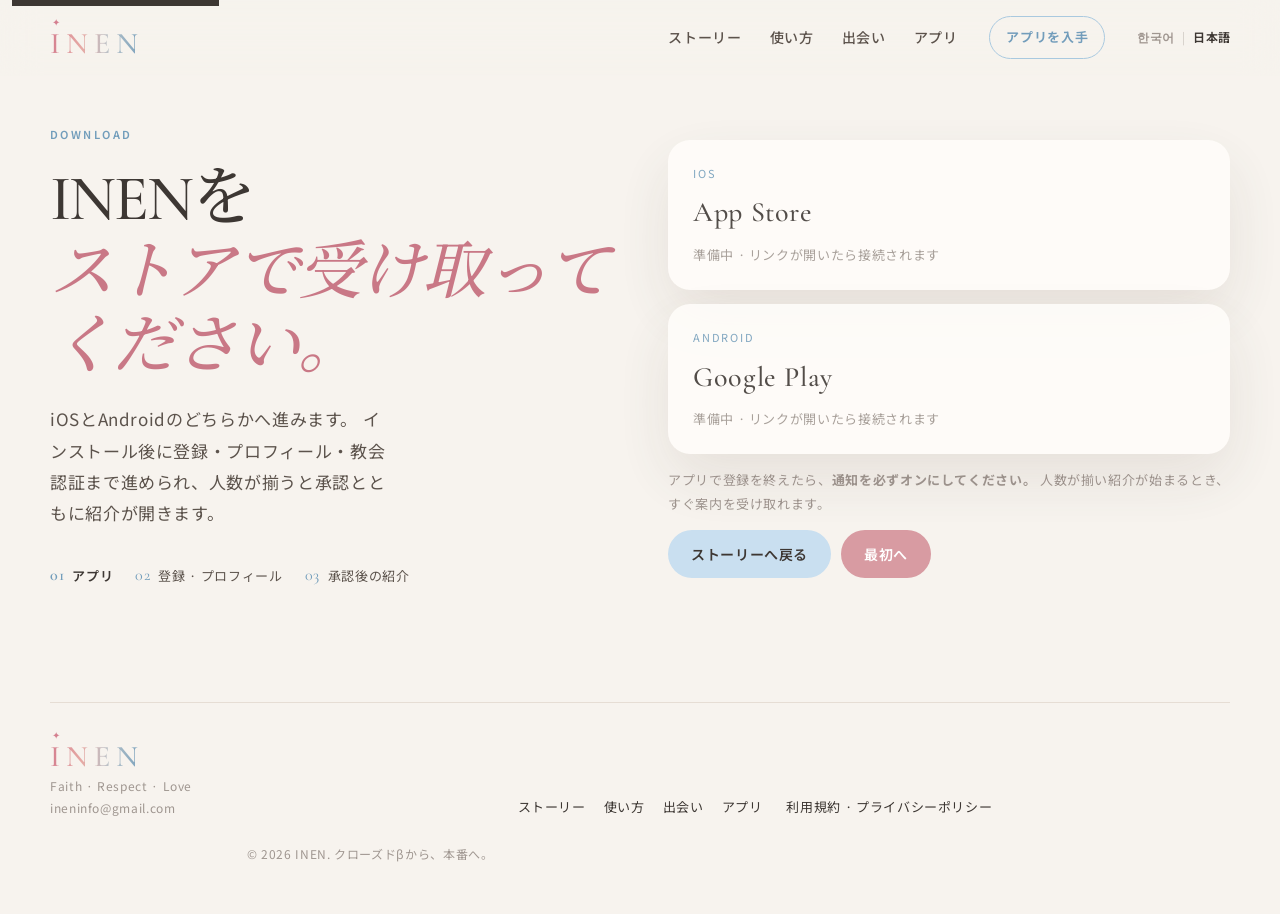
<file: ja/install.html>
<!DOCTYPE html>
<html lang="ja">
  <head>
    <meta charset="UTF-8" />
    <meta name="viewport" content="width=device-width, initial-scale=1, viewport-fit=cover" />
    <title>INEN — アプリインストール</title>
    <meta name="description" content="INENアプリの案内。App Store・Google Playから受け取り、登録・プロフィールのあと承認を待ちます。" />
    <meta name="theme-color" content="#f7f3ee" />
    <link rel="icon" type="image/png" href="../images/favicon.png?v=2" />
    <link rel="apple-touch-icon" href="../images/apple-touch-icon.png" />
    <link rel="alternate" hreflang="ko" href="../install.html" />
    <link rel="alternate" hreflang="ja" href="install.html" />
    <link rel="preconnect" href="https://fonts.googleapis.com" />
    <link rel="preconnect" href="https://fonts.gstatic.com" crossorigin />
    <link
      href="https://fonts.googleapis.com/css2?family=Cormorant+Garamond:ital,wght@0,500;0,600;0,700;1,500;1,600&family=Manrope:wght@400;500;600;700&family=Noto+Sans+JP:wght@300;400;500;600&family=Noto+Serif+JP:wght@500;600;700&display=swap"
      rel="stylesheet"
    />
    <link rel="stylesheet" href="../styles.css" />
  </head>
  <body class="page-install">
    <a class="skip" href="#stores">インストールへスキップ</a>

    <header class="nav" id="nav">
      <div class="nav-inner">
        <a class="wordmark" href="home.html#top" aria-label="INEN ホーム">INEN</a>
        <nav class="nav-links" id="nav-links" aria-label="メニュー">
          <a href="home.html#story">ストーリー</a>
          <a href="home.html#how">使い方</a>
          <a href="home.html#voices">出会い</a>
          <a href="install.html" aria-current="page">アプリ</a>
        </nav>
        <a class="nav-cta" href="#stores">アプリを入手</a>
        <nav class="nav-lang" aria-label="言語">
          <a href="../install.html" hreflang="ko" lang="ko">한국어</a>
          <span aria-hidden="true">|</span>
          <a href="install.html" hreflang="ja" lang="ja" aria-current="true">日本語</a>
        </nav>
        <button class="menu" id="menu" type="button" aria-label="メニューを開く" aria-expanded="false" aria-controls="nav-links">
          <span></span><span></span>
        </button>
      </div>
    </header>

    <main>
      <section class="install">
        <div class="install-copy">
          <p class="kicker kicker-sky">Download</p>

          <h1>
            INENを<br />
            <em>ストアで受け取ってください。</em>
          </h1>

          <p class="lede">
            iOSとAndroidのどちらかへ進みます。
            インストール後に登録・プロフィール・教会認証まで進められ、人数が揃うと承認とともに紹介が開きます。
          </p>

          <ol class="path" aria-label="インストールまで">
            <li class="is-now"><span>01</span>アプリ</li>
            <li><span>02</span>登録 · プロフィール</li>
            <li><span>03</span>承認後の紹介</li>
          </ol>
        </div>

        <div class="store-board" id="stores">
          <a class="store-card is-soon" data-store="ios" href="#">
            <span class="store-os">iOS</span>
            <strong>App Store</strong>
            <small data-store-soon>準備中 · リンクが開いたら接続されます</small>
            <small data-store-ready hidden>タップしてインストール</small>
          </a>
          <a class="store-card is-soon" data-store="android" href="#">
            <span class="store-os">Android</span>
            <strong>Google Play</strong>
            <small data-store-soon>準備中 · リンクが開いたら接続されます</small>
            <small data-store-ready hidden>タップしてインストール</small>
          </a>
          <p class="fine" data-store-group hidden>
            Androidは先に <a data-store="androidGroup" href="#">INENテスターグループ</a> に参加してから（同じGoogleアカウント）、
            Google Playカードを押してください。
          </p>
          <p class="fine">
            アプリで登録を終えたら、<strong>通知を必ずオンにしてください。</strong>
            人数が揃い紹介が始まるとき、すぐ案内を受け取れます。
          </p>
          <div class="hero-actions">
            <a class="btn btn-sky" href="home.html">ストーリーへ戻る</a>
            <a class="btn btn-fill" href="index.html">最初へ</a>
          </div>
        </div>
      </section>
    </main>

    <footer class="footer">
      <div class="footer-brand">
        <a class="wordmark" href="home.html#top">INEN</a>
        <p>Faith · Respect · Love</p>
        <p><a href="mailto:ineninfo@gmail.com">ineninfo@gmail.com</a></p>
      </div>
      <nav>
        <a href="home.html#story">ストーリー</a>
        <a href="home.html#how">使い方</a>
        <a href="home.html#voices">出会い</a>
        <a href="install.html">アプリ</a>
      </nav>
      <p class="legal"><a href="terms.html">利用規約</a> · <a href="privacy.html">プライバシーポリシー</a></p>
      <p class="copy">© 2026 INEN. クローズドβから、本番へ。</p>
    </footer>

    <script src="../js/firebase-config.js"></script>
    <script src="../js/launch.js"></script>
    <script src="../script.js"></script>
  </body>
</html>
</file>
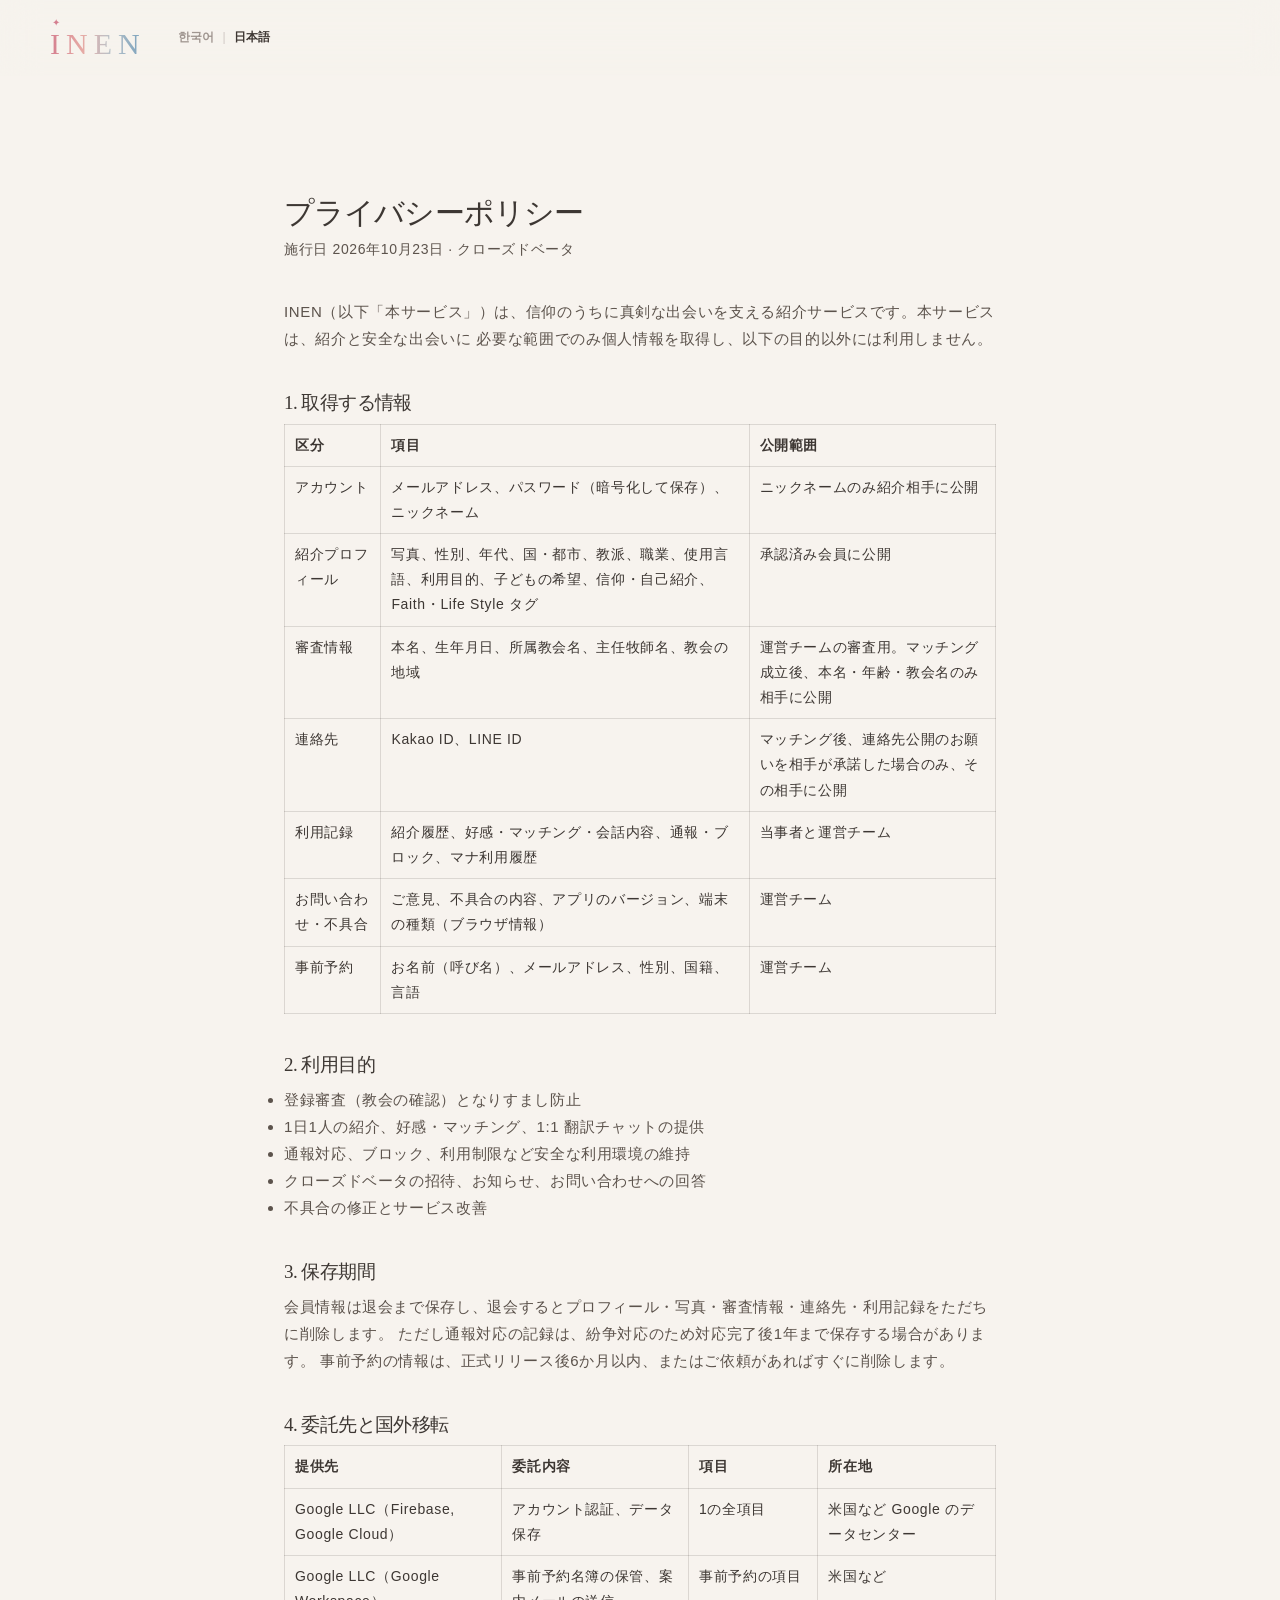
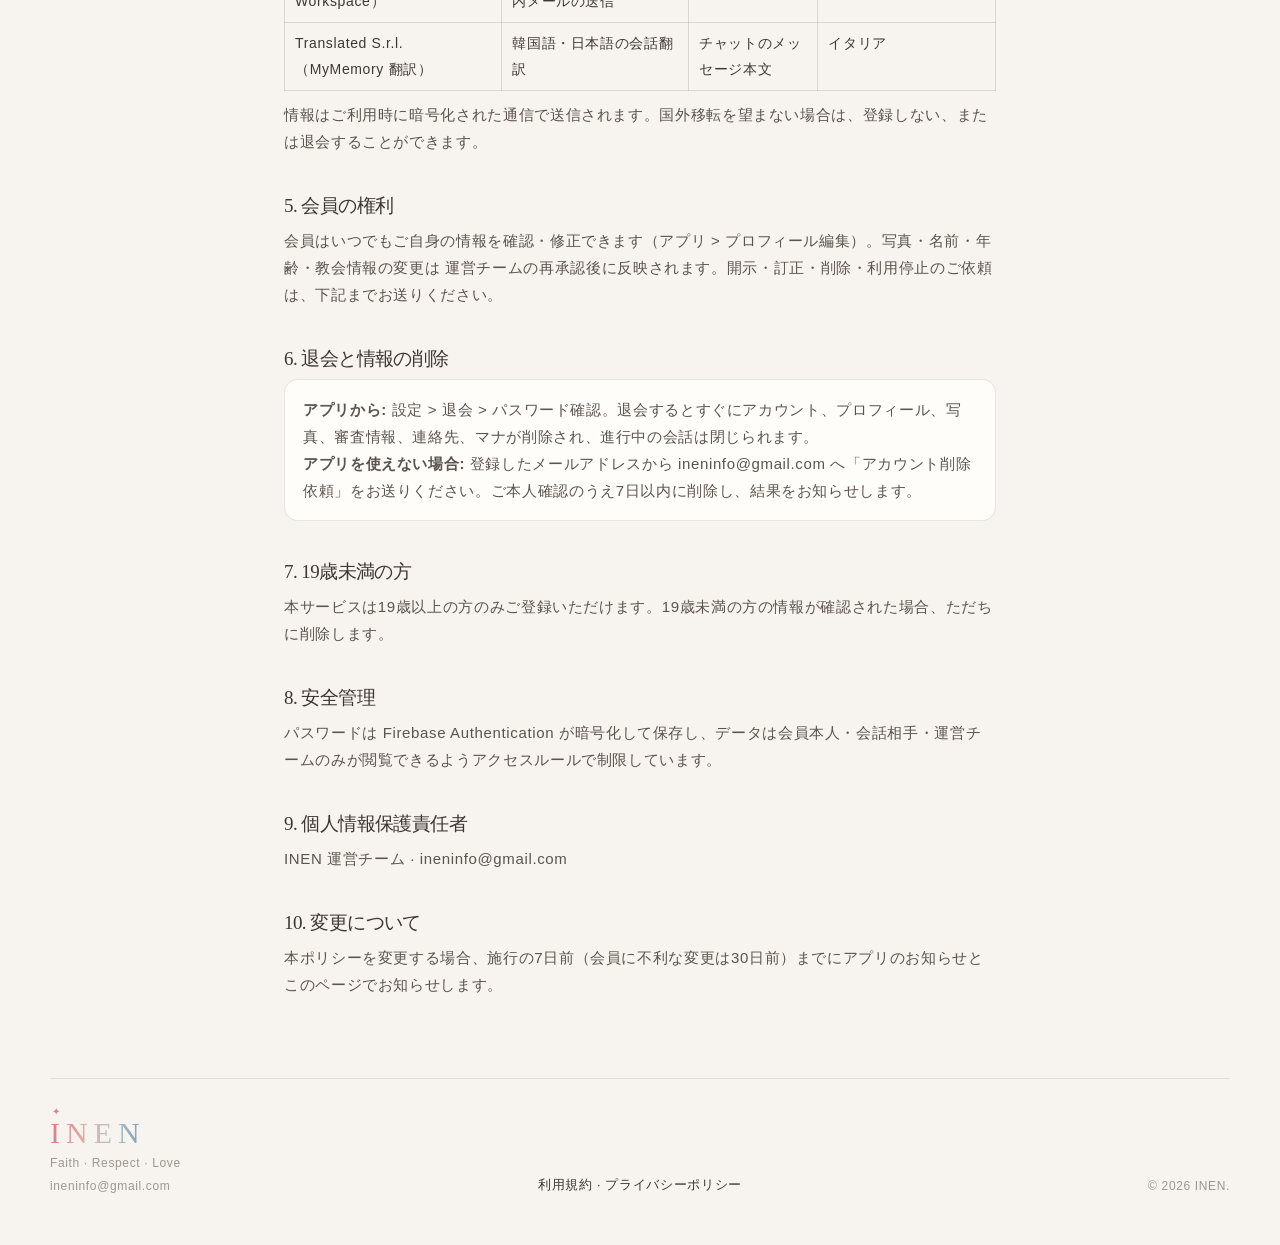
<file: ja/privacy.html>
<!DOCTYPE html>
<html lang="ja">
  <head>
    <meta charset="UTF-8" />
    <meta name="viewport" content="width=device-width, initial-scale=1, viewport-fit=cover" />
    <title>INEN — プライバシーポリシー</title>
    <meta name="theme-color" content="#f7f3ee" />
    <link rel="icon" type="image/png" href="../images/favicon.png?v=2" />
    <link rel="alternate" hreflang="ko" href="../privacy.html" />
    <link rel="stylesheet" href="../styles.css" />
  </head>
  <body>
    <header class="nav" id="nav">
      <div class="nav-inner">
        <a class="wordmark" href="home.html#top" aria-label="INEN ホーム">INEN</a>
        <nav class="nav-lang" aria-label="言語">
          <a href="../privacy.html" hreflang="ko" lang="ko">한국어</a>
          <span aria-hidden="true">|</span>
          <a href="privacy.html" hreflang="ja" lang="ja" aria-current="true">日本語</a>
        </nav>
      </div>
    </header>

    <main class="legal-doc">
      <h1>プライバシーポリシー</h1>
      <p class="updated">施行日 2026年10月23日 · クローズドベータ</p>

      <p>
        INEN（以下「本サービス」）は、信仰のうちに真剣な出会いを支える紹介サービスです。本サービスは、紹介と安全な出会いに
        必要な範囲でのみ個人情報を取得し、以下の目的以外には利用しません。
      </p>

      <h2>1. 取得する情報</h2>
      <table>
        <tr><th>区分</th><th>項目</th><th>公開範囲</th></tr>
        <tr><td>アカウント</td><td>メールアドレス、パスワード（暗号化して保存）、ニックネーム</td><td>ニックネームのみ紹介相手に公開</td></tr>
        <tr><td>紹介プロフィール</td><td>写真、性別、年代、国・都市、教派、職業、使用言語、利用目的、子どもの希望、信仰・自己紹介、Faith・Life Style タグ</td><td>承認済み会員に公開</td></tr>
        <tr><td>審査情報</td><td>本名、生年月日、所属教会名、主任牧師名、教会の地域</td><td>運営チームの審査用。マッチング成立後、本名・年齢・教会名のみ相手に公開</td></tr>
        <tr><td>連絡先</td><td>Kakao ID、LINE ID</td><td>マッチング後、連絡先公開のお願いを相手が承諾した場合のみ、その相手に公開</td></tr>
        <tr><td>利用記録</td><td>紹介履歴、好感・マッチング・会話内容、通報・ブロック、マナ利用履歴</td><td>当事者と運営チーム</td></tr>
        <tr><td>お問い合わせ・不具合</td><td>ご意見、不具合の内容、アプリのバージョン、端末の種類（ブラウザ情報）</td><td>運営チーム</td></tr>
        <tr><td>事前予約</td><td>お名前（呼び名）、メールアドレス、性別、国籍、言語</td><td>運営チーム</td></tr>
      </table>

      <h2>2. 利用目的</h2>
      <ul>
        <li>登録審査（教会の確認）となりすまし防止</li>
        <li>1日1人の紹介、好感・マッチング、1:1 翻訳チャットの提供</li>
        <li>通報対応、ブロック、利用制限など安全な利用環境の維持</li>
        <li>クローズドベータの招待、お知らせ、お問い合わせへの回答</li>
        <li>不具合の修正とサービス改善</li>
      </ul>

      <h2>3. 保存期間</h2>
      <p>
        会員情報は退会まで保存し、退会するとプロフィール・写真・審査情報・連絡先・利用記録をただちに削除します。
        ただし通報対応の記録は、紛争対応のため対応完了後1年まで保存する場合があります。
        事前予約の情報は、正式リリース後6か月以内、またはご依頼があればすぐに削除します。
      </p>

      <h2>4. 委託先と国外移転</h2>
      <table>
        <tr><th>提供先</th><th>委託内容</th><th>項目</th><th>所在地</th></tr>
        <tr><td>Google LLC（Firebase, Google Cloud）</td><td>アカウント認証、データ保存</td><td>1の全項目</td><td>米国など Google のデータセンター</td></tr>
        <tr><td>Google LLC（Google Workspace）</td><td>事前予約名簿の保管、案内メールの送信</td><td>事前予約の項目</td><td>米国など</td></tr>
        <tr><td>Translated S.r.l.（MyMemory 翻訳）</td><td>韓国語・日本語の会話翻訳</td><td>チャットのメッセージ本文</td><td>イタリア</td></tr>
      </table>
      <p>情報はご利用時に暗号化された通信で送信されます。国外移転を望まない場合は、登録しない、または退会することができます。</p>

      <h2>5. 会員の権利</h2>
      <p>
        会員はいつでもご自身の情報を確認・修正できます（アプリ &gt; プロフィール編集）。写真・名前・年齢・教会情報の変更は
        運営チームの再承認後に反映されます。開示・訂正・削除・利用停止のご依頼は、下記までお送りください。
      </p>

      <h2 id="delete">6. 退会と情報の削除</h2>
      <div class="box">
        <p><b>アプリから:</b> 設定 &gt; 退会 &gt; パスワード確認。退会するとすぐにアカウント、プロフィール、写真、審査情報、連絡先、マナが削除され、進行中の会話は閉じられます。</p>
        <p><b>アプリを使えない場合:</b> 登録したメールアドレスから <a href="mailto:ineninfo@gmail.com?subject=INEN%20アカウント削除依頼">ineninfo@gmail.com</a> へ「アカウント削除依頼」をお送りください。ご本人確認のうえ7日以内に削除し、結果をお知らせします。</p>
      </div>

      <h2>7. 19歳未満の方</h2>
      <p>本サービスは19歳以上の方のみご登録いただけます。19歳未満の方の情報が確認された場合、ただちに削除します。</p>

      <h2>8. 安全管理</h2>
      <p>パスワードは Firebase Authentication が暗号化して保存し、データは会員本人・会話相手・運営チームのみが閲覧できるようアクセスルールで制限しています。</p>

      <h2>9. 個人情報保護責任者</h2>
      <p>INEN 運営チーム · <a href="mailto:ineninfo@gmail.com">ineninfo@gmail.com</a></p>

      <h2>10. 変更について</h2>
      <p>本ポリシーを変更する場合、施行の7日前（会員に不利な変更は30日前）までにアプリのお知らせとこのページでお知らせします。</p>
    </main>

    <footer class="footer">
      <div class="footer-brand">
        <a class="wordmark" href="home.html#top">INEN</a>
        <p>Faith · Respect · Love</p>
        <p><a href="mailto:ineninfo@gmail.com">ineninfo@gmail.com</a></p>
      </div>
      <p class="legal"><a href="terms.html">利用規約</a> · <a href="privacy.html">プライバシーポリシー</a></p>
      <p class="copy">© 2026 INEN.</p>
    </footer>
  </body>
</html>
</file>
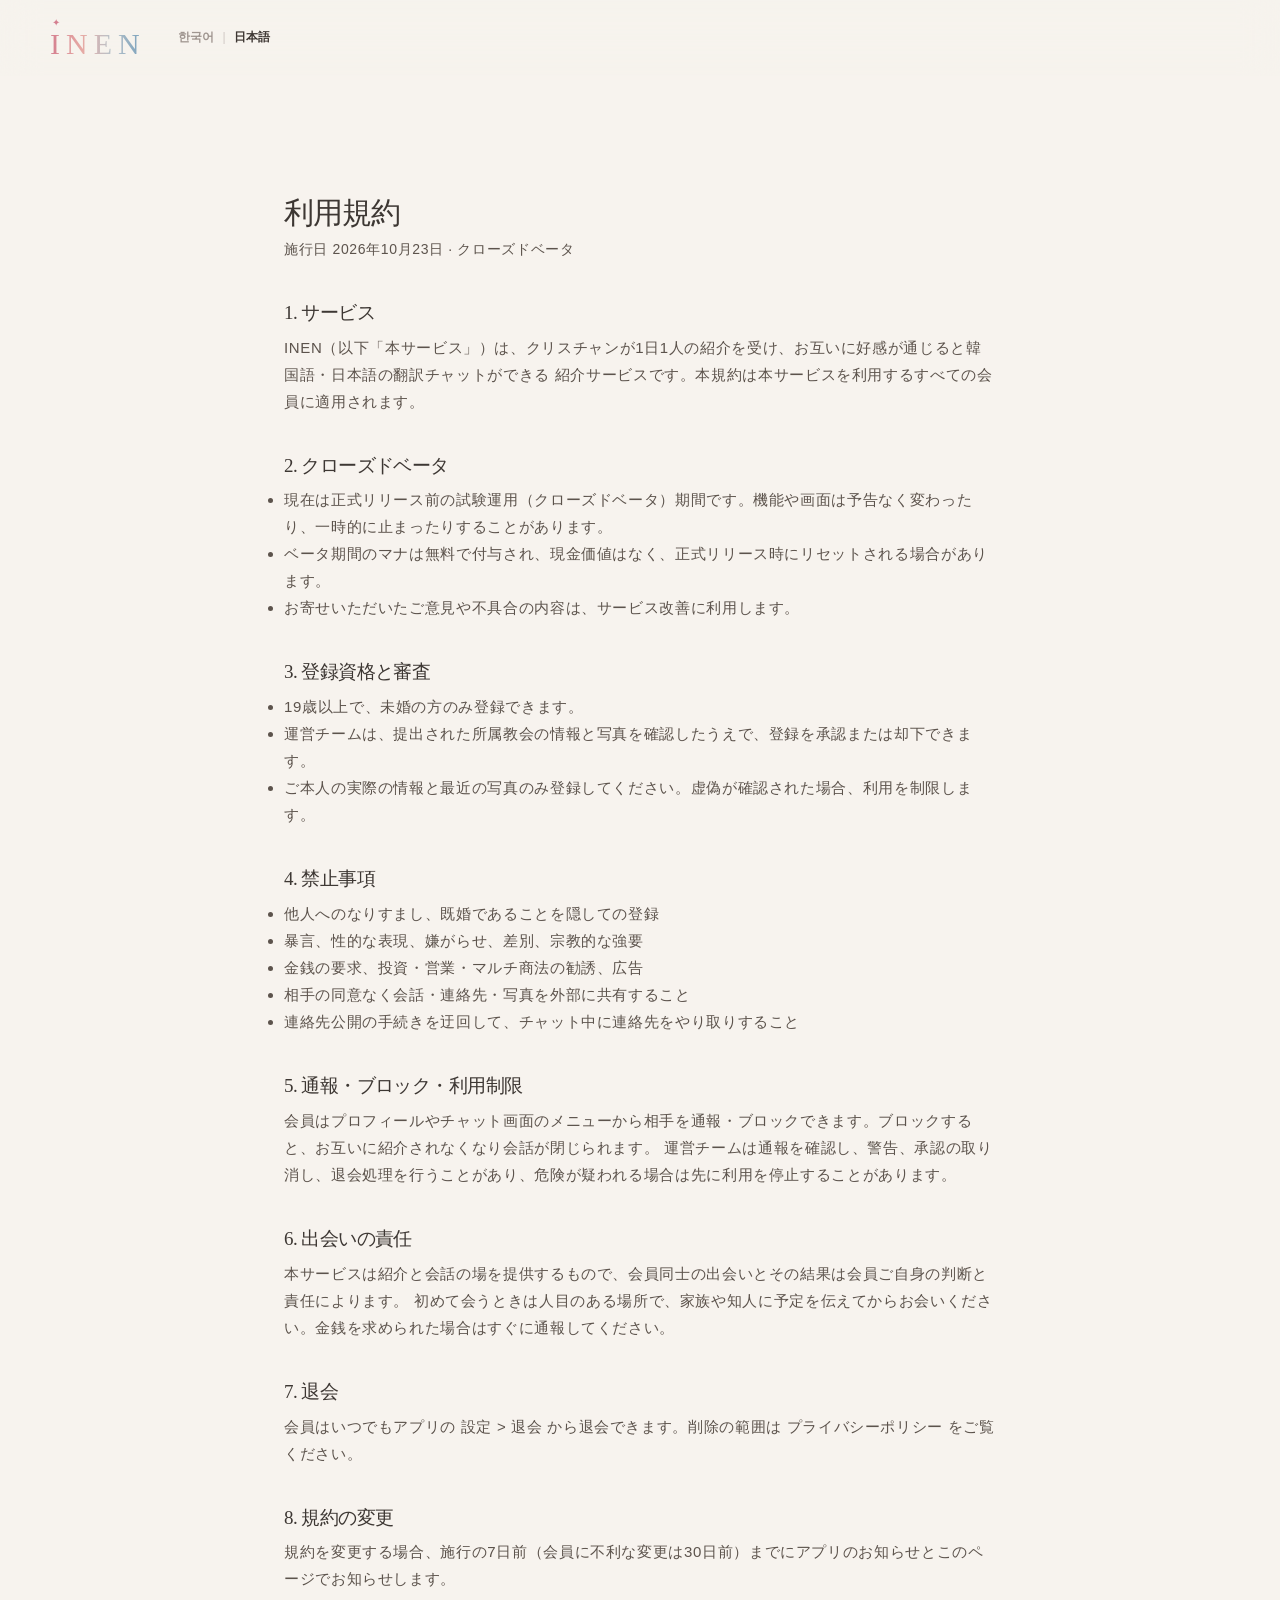
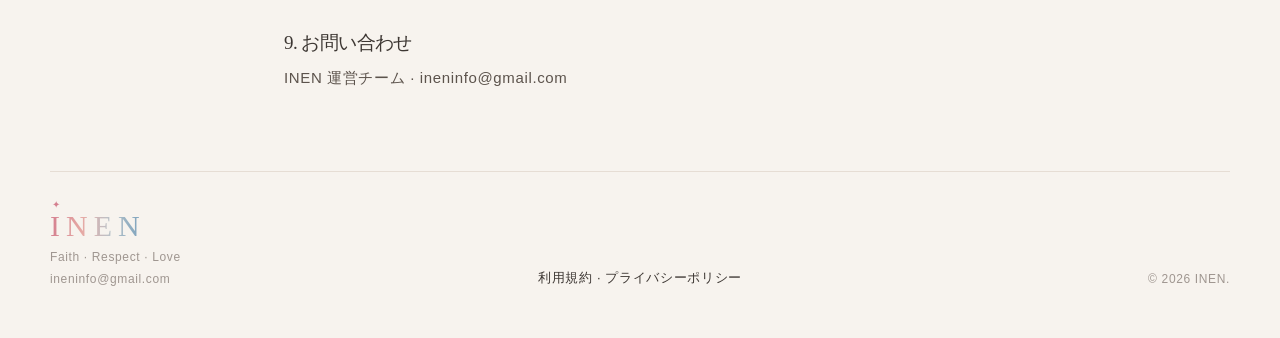
<file: ja/terms.html>
<!DOCTYPE html>
<html lang="ja">
  <head>
    <meta charset="UTF-8" />
    <meta name="viewport" content="width=device-width, initial-scale=1, viewport-fit=cover" />
    <title>INEN — 利用規約</title>
    <meta name="theme-color" content="#f7f3ee" />
    <link rel="icon" type="image/png" href="../images/favicon.png?v=2" />
    <link rel="alternate" hreflang="ko" href="../terms.html" />
    <link rel="stylesheet" href="../styles.css" />
  </head>
  <body>
    <header class="nav" id="nav">
      <div class="nav-inner">
        <a class="wordmark" href="home.html#top" aria-label="INEN ホーム">INEN</a>
        <nav class="nav-lang" aria-label="言語">
          <a href="../terms.html" hreflang="ko" lang="ko">한국어</a>
          <span aria-hidden="true">|</span>
          <a href="terms.html" hreflang="ja" lang="ja" aria-current="true">日本語</a>
        </nav>
      </div>
    </header>

    <main class="legal-doc">
      <h1>利用規約</h1>
      <p class="updated">施行日 2026年10月23日 · クローズドベータ</p>

      <h2>1. サービス</h2>
      <p>
        INEN（以下「本サービス」）は、クリスチャンが1日1人の紹介を受け、お互いに好感が通じると韓国語・日本語の翻訳チャットができる
        紹介サービスです。本規約は本サービスを利用するすべての会員に適用されます。
      </p>

      <h2>2. クローズドベータ</h2>
      <ul>
        <li>現在は正式リリース前の試験運用（クローズドベータ）期間です。機能や画面は予告なく変わったり、一時的に止まったりすることがあります。</li>
        <li>ベータ期間のマナは無料で付与され、現金価値はなく、正式リリース時にリセットされる場合があります。</li>
        <li>お寄せいただいたご意見や不具合の内容は、サービス改善に利用します。</li>
      </ul>

      <h2>3. 登録資格と審査</h2>
      <ul>
        <li>19歳以上で、未婚の方のみ登録できます。</li>
        <li>運営チームは、提出された所属教会の情報と写真を確認したうえで、登録を承認または却下できます。</li>
        <li>ご本人の実際の情報と最近の写真のみ登録してください。虚偽が確認された場合、利用を制限します。</li>
      </ul>

      <h2>4. 禁止事項</h2>
      <ul>
        <li>他人へのなりすまし、既婚であることを隠しての登録</li>
        <li>暴言、性的な表現、嫌がらせ、差別、宗教的な強要</li>
        <li>金銭の要求、投資・営業・マルチ商法の勧誘、広告</li>
        <li>相手の同意なく会話・連絡先・写真を外部に共有すること</li>
        <li>連絡先公開の手続きを迂回して、チャット中に連絡先をやり取りすること</li>
      </ul>

      <h2>5. 通報・ブロック・利用制限</h2>
      <p>
        会員はプロフィールやチャット画面のメニューから相手を通報・ブロックできます。ブロックすると、お互いに紹介されなくなり会話が閉じられます。
        運営チームは通報を確認し、警告、承認の取り消し、退会処理を行うことがあり、危険が疑われる場合は先に利用を停止することがあります。
      </p>

      <h2>6. 出会いの責任</h2>
      <p>
        本サービスは紹介と会話の場を提供するもので、会員同士の出会いとその結果は会員ご自身の判断と責任によります。
        初めて会うときは人目のある場所で、家族や知人に予定を伝えてからお会いください。金銭を求められた場合はすぐに通報してください。
      </p>

      <h2>7. 退会</h2>
      <p>会員はいつでもアプリの 設定 &gt; 退会 から退会できます。削除の範囲は <a href="privacy.html#delete">プライバシーポリシー</a> をご覧ください。</p>

      <h2>8. 規約の変更</h2>
      <p>規約を変更する場合、施行の7日前（会員に不利な変更は30日前）までにアプリのお知らせとこのページでお知らせします。</p>

      <h2>9. お問い合わせ</h2>
      <p>INEN 運営チーム · <a href="mailto:ineninfo@gmail.com">ineninfo@gmail.com</a></p>
    </main>

    <footer class="footer">
      <div class="footer-brand">
        <a class="wordmark" href="home.html#top">INEN</a>
        <p>Faith · Respect · Love</p>
        <p><a href="mailto:ineninfo@gmail.com">ineninfo@gmail.com</a></p>
      </div>
      <p class="legal"><a href="terms.html">利用規約</a> · <a href="privacy.html">プライバシーポリシー</a></p>
      <p class="copy">© 2026 INEN.</p>
    </footer>
  </body>
</html>
</file>
<file: styles.css>
:root {
  --cream: #f7f3ee;
  --cream-deep: #efe8df;
  --paper: #fffdfa;
  --ink: #3d3733;
  --ink-soft: #5c534c;
  --muted: #9f9690;
  --line: #e6ddd4;
  --coral: #d89ba2;
  --coral-deep: #c97886;
  --rose: #e7b3c0;
  --rose-soft: #f8e8eb;
  --amber: #d4a373;
  --amber-deep: #b8895c;
  --amber-soft: #f4e4d0;
  --olive: #6f7d52;
  --sky: #c9dff0;
  --sky-fill: #a9c9df;
  --sky-soft: #e8f1f7;
  --sky-text: #729dbb;
  --serif: "Cormorant Garamond", "Noto Serif KR", Georgia, serif;
  --sans: "Noto Sans KR", Manrope, "Apple SD Gothic Neo", sans-serif;
  --shadow: 0 24px 60px rgba(88, 63, 57, 0.12);
  --nav-h: 76px;
  --wrap: min(1180px, calc(100% - 48px));
}

* {
  box-sizing: border-box;
  margin: 0;
  padding: 0;
}

html {
  scroll-behavior: smooth;
}

body {
  font-family: var(--sans);
  color: var(--ink);
  background: var(--cream);
  line-height: 1.7;
  letter-spacing: -0.01em;
  overflow-x: hidden;
}

img {
  max-width: 100%;
  display: block;
}

a {
  color: inherit;
  text-decoration: none;
}

button,
input,
select {
  font: inherit;
  color: inherit;
}

.skip {
  position: absolute;
  left: 12px;
  top: -40px;
  background: var(--ink);
  color: #fff;
  padding: 8px 12px;
  z-index: 100;
}

.skip:focus {
  top: 12px;
}

.kicker {
  font-family: var(--sans);
  font-size: 11px;
  font-weight: 600;
  letter-spacing: 0.22em;
  text-transform: uppercase;
  color: var(--coral-deep);
  margin-bottom: 18px;
}

h1,
h2,
h3 {
  font-family: var(--serif);
  font-weight: 500;
  letter-spacing: -0.03em;
  line-height: 1.15;
}

.kicker-sky {
  color: var(--sky-text);
}

.btn {
  display: inline-flex;
  align-items: center;
  justify-content: center;
  min-height: 48px;
  padding: 0 22px;
  border-radius: 999px;
  border: 1px solid transparent;
  font-size: 14px;
  font-weight: 600;
  cursor: pointer;
  transition: transform 0.25s ease, background 0.25s ease, border-color 0.25s ease, color 0.25s ease;
}

.btn:hover {
  transform: translateY(-1px);
}

.btn-fill {
  background: var(--coral);
  color: #fff;
}

.btn-fill:hover {
  background: var(--coral-deep);
}

.btn-ghost {
  background: transparent;
  border-color: var(--line);
  color: var(--ink);
}

.btn-sky {
  background: var(--sky);
  color: var(--ink);
}

.btn-sky:hover {
  background: var(--sky-fill);
}

.nav {
  position: sticky;
  top: 0;
  z-index: 40;
  height: var(--nav-h);
  overflow: visible;
  background: rgba(247, 243, 238, 0.78);
  backdrop-filter: blur(18px);
  border-bottom: 1px solid transparent;
  transition: border-color 0.3s ease, background 0.3s ease;
}

.nav.is-scrolled {
  border-bottom-color: var(--line);
  background: rgba(247, 243, 238, 0.94);
}

.nav-inner {
  width: var(--wrap);
  margin: 0 auto;
  height: 100%;
  display: flex;
  align-items: center;
  gap: 32px;
}

.wordmark {
  position: relative;
  display: inline-block;
  padding-top: 12px;
  font-family: var(--serif);
  font-size: 30px;
  font-weight: 500;
  letter-spacing: 0.2em;
  line-height: 0.9;
  background: linear-gradient(90deg, #d47f8f 0%, #e6aaa5 34%, #b9c3c9 63%, #729dbb 100%);
  background-clip: text;
  -webkit-background-clip: text;
  color: transparent;
  -webkit-text-fill-color: transparent;
}

.wordmark::before {
  content: "✦";
  position: absolute;
  top: 0;
  left: 2px;
  font-size: 10px;
  line-height: 1;
  color: #d47f8f;
  -webkit-text-fill-color: #d47f8f;
  letter-spacing: 0;
}

.nav-links {
  display: flex;
  gap: 28px;
  margin-left: auto;
  font-size: 14px;
  font-weight: 500;
  color: var(--ink-soft);
}

.nav-links a:hover,
.nav-cta:hover {
  color: var(--ink);
}

.nav-cta {
  font-size: 13px;
  font-weight: 650;
  padding: 8px 16px;
  border: 1px solid var(--sky-fill);
  border-radius: 999px;
  color: var(--sky-text);
}

.nav-lang {
  display: flex;
  align-items: center;
  gap: 8px;
  flex-shrink: 0;
  font-size: 12px;
  font-weight: 650;
  letter-spacing: 0.02em;
}

.nav-lang span {
  color: var(--muted);
  opacity: 0.45;
  font-weight: 400;
}

.nav-lang a {
  color: var(--muted);
}

.nav-lang a[aria-current="true"] {
  color: var(--ink);
}

.nav-lang a:hover {
  color: var(--ink);
}

html[lang="ja"] {
  --sans: "Noto Sans JP", Manrope, "Hiragino Sans", "Yu Gothic", sans-serif;
  --serif: "Cormorant Garamond", "Noto Serif JP", "Hiragino Mincho ProN", serif;
}

html[lang="ja"] body {
  letter-spacing: 0.04em;
  line-height: 1.85;
}

.menu {
  display: none;
  width: 40px;
  height: 40px;
  border: 0;
  background: none;
  cursor: pointer;
  margin-left: auto;
}

.menu span {
  display: block;
  width: 18px;
  height: 1.5px;
  background: var(--ink);
  margin: 5px auto;
  transition: transform 0.25s ease;
}

.hero {
  width: var(--wrap);
  margin: 0 auto;
  min-height: calc(100vh - var(--nav-h));
  display: grid;
  grid-template-columns: 0.92fr 1.08fr;
  gap: 56px;
  align-items: stretch;
  padding: 28px 0 64px;
}

.hero-copy {
  display: flex;
  flex-direction: column;
  justify-content: center;
}

.hero-copy h1 {
  font-size: clamp(48px, 6.4vw, 88px);
  margin-bottom: 24px;
}

.hero-copy em {
  font-style: italic;
  color: var(--coral-deep);
}

.lede {
  font-size: 17px;
  color: var(--ink-soft);
  max-width: 38ch;
  margin-bottom: 32px;
}

.hero-actions {
  display: flex;
  flex-wrap: wrap;
  gap: 10px;
  margin-bottom: 28px;
}

.hero-meta {
  font-size: 12px;
  letter-spacing: 0.16em;
  text-transform: uppercase;
  color: var(--muted);
}

#story,
#how,
#voices,
#begin,
#faq,
#reserve,
#stores {
  scroll-margin-top: calc(var(--nav-h) + 16px);
}

.hero-photo {
  position: relative;
  overflow: hidden;
  border-radius: 28px;
  min-height: 560px;
}

.hero-photo::after {
  content: "";
  position: absolute;
  inset: auto 0 0;
  height: 38%;
  border-radius: 0 0 28px 28px;
  background: linear-gradient(180deg, transparent, rgba(42, 32, 28, 0.42));
  pointer-events: none;
}

.hero-photo img {
  width: 100%;
  height: 100%;
  min-height: 560px;
  object-fit: cover;
  object-position: 50% 40%;
  border-radius: 28px;
  box-shadow: var(--shadow);
}

.hero-photo figcaption {
  position: absolute;
  left: 24px;
  bottom: 22px;
  z-index: 1;
  color: #fff;
  font-family: var(--serif);
  font-style: italic;
  font-size: 16px;
  text-shadow: 0 8px 24px rgba(40, 28, 22, 0.45);
}

.manifesto {
  width: min(760px, var(--wrap));
  margin: 0 auto;
  text-align: center;
  padding: 120px 0 80px;
}

.manifesto h2 {
  font-size: clamp(36px, 4.8vw, 64px);
  margin-bottom: 24px;
}

.manifesto p:last-child {
  font-size: 18px;
  color: var(--ink-soft);
}

.gallery {
  width: var(--wrap);
  margin: 0 auto 40px;
  display: grid;
  grid-template-columns: 1.15fr 0.85fr 0.85fr 1.15fr;
  gap: 14px;
}

.gallery figure {
  overflow: hidden;
  border-radius: 22px;
  height: 280px;
}

.gallery img {
  width: 100%;
  height: 100%;
  object-fit: cover;
  transition: transform 1.2s ease;
}

.gallery figure:hover img {
  transform: scale(1.04);
}

.gallery figure:nth-child(odd) {
  margin-top: 36px;
}

.chapter {
  width: var(--wrap);
  margin: 0 auto;
  display: grid;
  grid-template-columns: 0.9fr 1.1fr;
  gap: 72px;
  align-items: center;
  padding: 88px 0;
}

.chapter.is-reverse {
  grid-template-columns: 1.1fr 0.9fr;
}

.chapter.is-reverse .chapter-copy {
  order: 2;
}

.chapter-copy h2 {
  font-size: clamp(36px, 4.4vw, 58px);
  margin-bottom: 20px;
}

.chapter-copy p:last-of-type {
  font-size: 16px;
  color: var(--ink-soft);
  max-width: 38ch;
}

.chapter-photo {
  overflow: hidden;
  border-radius: 28px;
}

.chapter-photo img {
  width: 100%;
  height: min(72vh, 740px);
  object-fit: cover;
  border-radius: 28px;
}

.fruit {
  position: relative;
  min-height: 88vh;
  margin-top: 24px;
  display: grid;
  place-items: end start;
}

.fruit img {
  position: absolute;
  inset: 0;
  width: 100%;
  height: 100%;
  object-fit: cover;
  object-position: 50% 70%;
}

.fruit-veil {
  position: absolute;
  inset: 0;
  background: linear-gradient(180deg, rgba(36, 28, 24, 0.08), rgba(36, 28, 24, 0.55) 70%);
}

.fruit blockquote {
  position: relative;
  z-index: 1;
  padding: 0 8vw 10vh;
  color: #fff;
  max-width: 18ch;
}

.fruit p {
  font-family: var(--serif);
  font-size: clamp(32px, 4.6vw, 58px);
  line-height: 1.25;
  margin-bottom: 18px;
}

.fruit cite {
  font-style: normal;
  font-size: 15px;
  opacity: 0.86;
}

.band-sky {
  background: var(--sky-soft);
}

.how {
  width: 100%;
  margin: 0;
  padding: 120px 0 80px;
}

.how-inner {
  width: var(--wrap);
  margin: 0 auto;
}

.how-head {
  margin-bottom: 56px;
}

.how-head h2 {
  font-size: clamp(36px, 4.6vw, 60px);
  line-height: 1.22;
}

.steps {
  list-style: none;
  display: grid;
  grid-template-columns: repeat(4, 1fr);
  gap: 28px;
  border-top: 1px solid #d5e4ee;
  padding-top: 36px;
}

.steps span {
  display: block;
  font-family: var(--serif);
  font-size: 28px;
  color: var(--sky-text);
  margin-bottom: 16px;
}

.steps h3 {
  font-size: 26px;
  margin-bottom: 10px;
}

.steps p {
  font-size: 14px;
  color: var(--ink-soft);
}

.values {
  width: var(--wrap);
  margin: 80px auto;
  display: grid;
  grid-template-columns: repeat(3, 1fr);
  gap: 1px;
  background: var(--line);
  border: 1px solid var(--line);
  border-radius: 24px;
  overflow: hidden;
}

.values article {
  background: var(--paper);
  padding: 36px 32px 40px;
}

.values span {
  display: block;
  font-size: 12px;
  letter-spacing: 0.18em;
  text-transform: uppercase;
  color: var(--coral-deep);
  margin-bottom: 14px;
}

.values h3 {
  font-size: 28px;
  margin-bottom: 12px;
}

.values article:nth-child(2) span {
  color: var(--sky-text);
}

.values article.is-sky {
  background: var(--sky-soft);
}

.values article.is-sky span {
  color: var(--sky-text);
}

.voices {
  width: var(--wrap);
  margin: 0 auto;
  padding: 80px 0 40px;
}

.voices-head {
  max-width: 520px;
  margin-bottom: 48px;
}

.voices-head h2 {
  font-size: clamp(36px, 4.4vw, 56px);
  margin-bottom: 12px;
}

.voices-head p:last-child {
  color: var(--ink-soft);
}

.voice-grid {
  display: grid;
  grid-template-columns: 1.2fr 0.9fr 0.9fr;
  gap: 18px;
}

.voice {
  background: var(--paper);
  border-radius: 24px;
  overflow: hidden;
  box-shadow: 0 10px 30px rgba(88, 63, 57, 0.06);
}

.voice img {
  width: 100%;
  height: 280px;
  object-fit: cover;
}

.voice:first-child img {
  height: 360px;
}

.voice blockquote {
  padding: 24px 24px 28px;
}

.voice p {
  font-family: var(--serif);
  font-size: 22px;
  line-height: 1.45;
  margin-bottom: 16px;
}

.voice cite {
  font-style: normal;
  font-size: 13px;
  color: var(--muted);
}

.privacy {
  width: 100%;
  margin: 80px 0;
  padding: 72px 0;
}

.privacy-inner {
  width: var(--wrap);
  margin: 0 auto;
  display: grid;
  grid-template-columns: 0.7fr 1.3fr;
  gap: 48px;
  align-items: start;
}

.privacy h2 {
  font-size: clamp(32px, 4vw, 52px);
}

.privacy ul {
  list-style: none;
  display: grid;
  gap: 0;
}

.privacy li {
  display: grid;
  grid-template-columns: 160px 1fr;
  gap: 24px;
  padding: 22px 0;
  border-top: 1px solid var(--line);
}

.privacy b {
  font-family: var(--serif);
  font-size: 22px;
  font-weight: 500;
}

.privacy p {
  color: var(--ink-soft);
  font-size: 15px;
}

.faq {
  width: min(780px, var(--wrap));
  margin: 0 auto;
  padding: 40px 0 80px;
}

.faq h2 {
  font-size: clamp(32px, 4vw, 48px);
  margin-bottom: 28px;
}

.faq-list details {
  border-top: 1px solid var(--line);
  padding: 18px 0;
}

.faq-list details:last-child {
  border-bottom: 1px solid var(--line);
}

.faq-list summary {
  cursor: pointer;
  list-style: none;
  font-size: 18px;
  font-weight: 500;
  display: flex;
  justify-content: space-between;
  gap: 16px;
}

.faq-list summary::-webkit-details-marker {
  display: none;
}

.faq-list summary::after {
  content: "+";
  font-family: var(--serif);
  font-size: 24px;
  color: var(--sky-text);
}

.faq-list details[open] summary::after {
  content: "–";
}

.faq-list p {
  padding-top: 10px;
  color: var(--ink-soft);
  max-width: 56ch;
}

.begin {
  width: var(--wrap);
  margin: 0 auto 80px;
  display: grid;
  grid-template-columns: 1.05fr 0.95fr;
  gap: 56px;
  align-items: center;
  background: var(--sky-soft);
  border-radius: 32px;
  padding: 64px;
  box-shadow: var(--shadow);
}

.begin h2 {
  font-size: clamp(32px, 4vw, 50px);
  margin-bottom: 16px;
}

.begin-copy p:last-of-type {
  color: var(--ink-soft);
  max-width: 40ch;
}

.begin-form {
  position: relative;
  display: grid;
  gap: 14px;
}

.begin-form label {
  display: grid;
  gap: 6px;
  font-size: 12px;
  font-weight: 600;
  color: var(--muted);
}

.begin-form input,
.begin-form select {
  height: 48px;
  border: 1px solid var(--line);
  background: var(--cream);
  border-radius: 12px;
  padding: 0 14px;
  outline: none;
}

.begin-form input:focus,
.begin-form select:focus {
  border-color: var(--coral);
  background: #fff;
}

.form-ok {
  font-size: 14px;
  color: var(--olive);
}

.form-err {
  font-size: 13px;
  color: var(--coral-deep);
}

.begin-form .hp {
  position: absolute;
  left: -9999px;
  height: 0;
  overflow: hidden;
}

.footer {
  width: var(--wrap);
  margin: 0 auto;
  padding: 28px 0 48px;
  display: grid;
  grid-template-columns: 1fr auto 1fr;
  align-items: end;
  gap: 24px;
  border-top: 1px solid var(--line);
}

.footer-brand p,
.copy {
  font-size: 12px;
  color: var(--muted);
}

.footer-brand a[href^="mailto"] {
  color: var(--muted);
  text-decoration: none;
}

.footer-brand a[href^="mailto"]:hover {
  color: var(--ink);
}

.footer nav {
  display: flex;
  gap: 18px;
  font-size: 13px;
}

.copy {
  text-align: right;
}

@media (max-width: 980px) {
  :root {
    --wrap: min(100% - 32px, 1180px);
    --nav-h: 64px;
  }

  .nav-links,
  .nav-cta {
    display: none;
  }

  .nav-lang {
    margin-left: auto;
    margin-right: 4px;
  }

  .nav.is-open .nav-links {
    display: flex;
    flex-direction: column;
    position: absolute;
    top: var(--nav-h);
    left: 0;
    right: 0;
    background: var(--cream);
    padding: 18px 24px 28px;
    border-bottom: 1px solid var(--line);
    gap: 16px;
  }

  .menu {
    display: block;
  }

  .hero,
  .chapter,
  .chapter.is-reverse,
  .privacy-inner,
  .begin,
  .footer,
  .gate,
  .install {
    grid-template-columns: 1fr;
    gap: 28px;
  }

  .chapter.is-reverse .chapter-copy,
  .chapter.is-reverse .chapter-photo {
    order: initial;
  }

  .hero {
    min-height: auto;
    padding-top: 18px;
  }

  .hero-photo {
    min-height: 0;
  }

  .hero-photo img,
  .chapter-photo img {
    height: 62vh;
    min-height: 0;
  }

  .gallery,
  .steps,
  .values,
  .voice-grid {
    grid-template-columns: 1fr 1fr;
  }

  .gallery figure {
    height: 220px;
    margin-top: 0 !important;
  }

  .privacy li {
    grid-template-columns: 1fr;
    gap: 6px;
  }

  .begin {
    padding: 32px 24px;
  }

  .footer {
    padding-top: 28px;
  }

  .footer nav,
  .copy {
    text-align: left;
  }
}

@media (max-width: 640px) {
  .gallery,
  .steps,
  .values,
  .voice-grid {
    grid-template-columns: 1fr;
  }

  .hero-copy h1 {
    font-size: 48px;
  }

  .fruit {
    min-height: 72vh;
  }

  .fruit blockquote {
    max-width: none;
  }
}

.begin-actions {
  display: flex;
  flex-wrap: wrap;
  gap: 10px;
  align-items: center;
}

.gate {
  width: var(--wrap);
  margin: 0 auto;
  display: grid;
  grid-template-columns: 1.05fr 0.95fr;
  gap: 56px;
  align-items: start;
  padding: 36px 0 48px;
}

.gate-copy h1 {
  font-size: clamp(42px, 5.6vw, 72px);
  margin-bottom: 20px;
}

.gate-copy em {
  font-style: italic;
  color: var(--coral-deep);
}

.path {
  list-style: none;
  display: flex;
  flex-wrap: wrap;
  gap: 12px 22px;
  margin: 28px 0 32px;
  font-size: 13px;
  color: var(--ink-soft);
}

.path li {
  display: flex;
  align-items: center;
  gap: 8px;
}

.path span {
  font-family: var(--serif);
  font-size: 16px;
  color: var(--sky-text);
}

.path .is-now {
  color: var(--ink);
  font-weight: 600;
}

.seats {
  display: grid;
  grid-template-columns: 1fr 1fr;
  gap: 14px;
  margin-bottom: 12px;
}

.seats article {
  background: var(--paper);
  border-radius: 18px;
  padding: 16px 16px 14px;
  box-shadow: 0 8px 24px rgba(88, 63, 57, 0.06);
}

.seats header {
  display: flex;
  justify-content: space-between;
  align-items: baseline;
  margin-bottom: 10px;
}

.seats b {
  font-family: var(--serif);
  font-size: 22px;
  font-weight: 500;
}

.seats em {
  font-style: normal;
  font-size: 11px;
  letter-spacing: 0.08em;
  color: var(--sky-text);
}

.seats article.is-closed em {
  color: var(--coral-deep);
}

.seat-track {
  height: 6px;
  border-radius: 99px;
  background: var(--rose-soft);
  overflow: hidden;
}

.seat-track.is-sky {
  background: var(--sky-soft);
}

.seat-track i {
  display: block;
  height: 100%;
  width: 0;
  background: var(--coral);
  border-radius: inherit;
  transition: width 0.4s ease;
}

.seat-track.is-sky i {
  background: var(--sky-fill);
}

.seats p,
.seat-note,
.fine {
  font-size: 13px;
  color: var(--muted);
}

.seat-note {
  margin-top: 8px;
}

.gate-card {
  background: var(--paper);
  border-radius: 28px;
  padding: 36px 32px;
  box-shadow: var(--shadow);
}

.gender {
  border: 0;
  display: grid;
  grid-template-columns: 1fr 1fr;
  gap: 8px;
  margin-bottom: 4px;
}

.gender legend {
  font-size: 12px;
  font-weight: 600;
  color: var(--muted);
  margin-bottom: 6px;
}

.gender label {
  display: flex;
  align-items: center;
  gap: 8px;
  height: 48px;
  padding: 0 14px;
  border: 1px solid var(--line);
  border-radius: 12px;
  background: var(--cream);
  font-size: 14px;
  color: var(--ink);
  font-weight: 500;
}

.gender + .gender {
  margin-top: 10px;
}

.gate-card h2 {
  font-size: 32px;
  margin-bottom: 18px;
}

.gate-card .fine {
  margin-top: 8px;
}

.reserve-ok h2 {
  margin-bottom: 12px;
}

.gate-photo {
  width: var(--wrap);
  margin: 0 auto 72px;
}

.gate-photo figure {
  overflow: hidden;
  border-radius: 28px;
}

.gate-photo img {
  width: 100%;
  height: min(52vh, 520px);
  object-fit: cover;
  object-position: 50% 60%;
}

.gate-photo p {
  margin-top: 16px;
  font-size: 14px;
  color: var(--muted);
}

.gate-photo a {
  color: var(--sky-text);
  font-weight: 600;
  border-bottom: 1px solid var(--sky);
}

.install {
  width: var(--wrap);
  margin: 0 auto;
  display: grid;
  grid-template-columns: 1fr 1fr;
  gap: 56px;
  align-items: center;
  padding: 48px 0 80px;
}

.install h1 {
  font-size: clamp(40px, 5vw, 64px);
  margin-bottom: 20px;
}

.install em {
  font-style: italic;
  color: var(--coral-deep);
}

.store-board {
  display: grid;
  gap: 14px;
}

.store-card {
  display: grid;
  gap: 4px;
  background: var(--paper);
  border-radius: 22px;
  padding: 22px 24px;
  box-shadow: var(--shadow);
  border: 1px solid transparent;
}

.store-card:not(.is-soon):hover {
  border-color: var(--sky-fill);
}

.store-os {
  font-size: 11px;
  letter-spacing: 0.16em;
  text-transform: uppercase;
  color: var(--sky-text);
}

.store-card strong {
  font-family: var(--serif);
  font-size: 28px;
  font-weight: 500;
}

.store-card small {
  color: var(--muted);
  font-size: 13px;
}

.store-card.is-soon {
  opacity: 0.88;
  cursor: default;
}

@media (max-width: 980px) {
  .gate,
  .install {
    grid-template-columns: 1fr;
    gap: 28px;
  }

  .gate-card {
    padding: 28px 22px;
  }

  .seats {
    grid-template-columns: 1fr;
  }
}

@media (prefers-reduced-motion: reduce) {
  html {
    scroll-behavior: auto;
  }

  .gallery img,
  .btn,
  .seat-track i {
    transition: none;
  }
}

/* legal pages */
.footer .legal {
  margin: 0;
  font-size: 13px;
}

.footer .legal a {
  color: inherit;
}

.legal-doc {
  max-width: 760px;
  margin: 0 auto;
  padding: 120px 24px 80px;
  color: var(--ink);
  line-height: 1.8;
}

.legal-doc h1 {
  font-size: 30px;
  margin: 0 0 6px;
}

.legal-doc .updated {
  color: var(--ink-soft);
  font-size: 14px;
  margin: 0 0 36px;
}

.legal-doc h2 {
  font-size: 19px;
  margin: 40px 0 10px;
}

.legal-doc p,
.legal-doc li {
  color: var(--ink-soft);
  font-size: 15px;
}

.legal-doc table {
  width: 100%;
  border-collapse: collapse;
  font-size: 14px;
  margin: 10px 0;
}

.legal-doc th,
.legal-doc td {
  border: 1px solid rgba(61, 55, 51, 0.15);
  padding: 8px 10px;
  text-align: left;
  vertical-align: top;
}

.legal-doc .box {
  background: var(--paper);
  border: 1px solid rgba(61, 55, 51, 0.12);
  border-radius: 14px;
  padding: 16px 18px;
}
</file>
